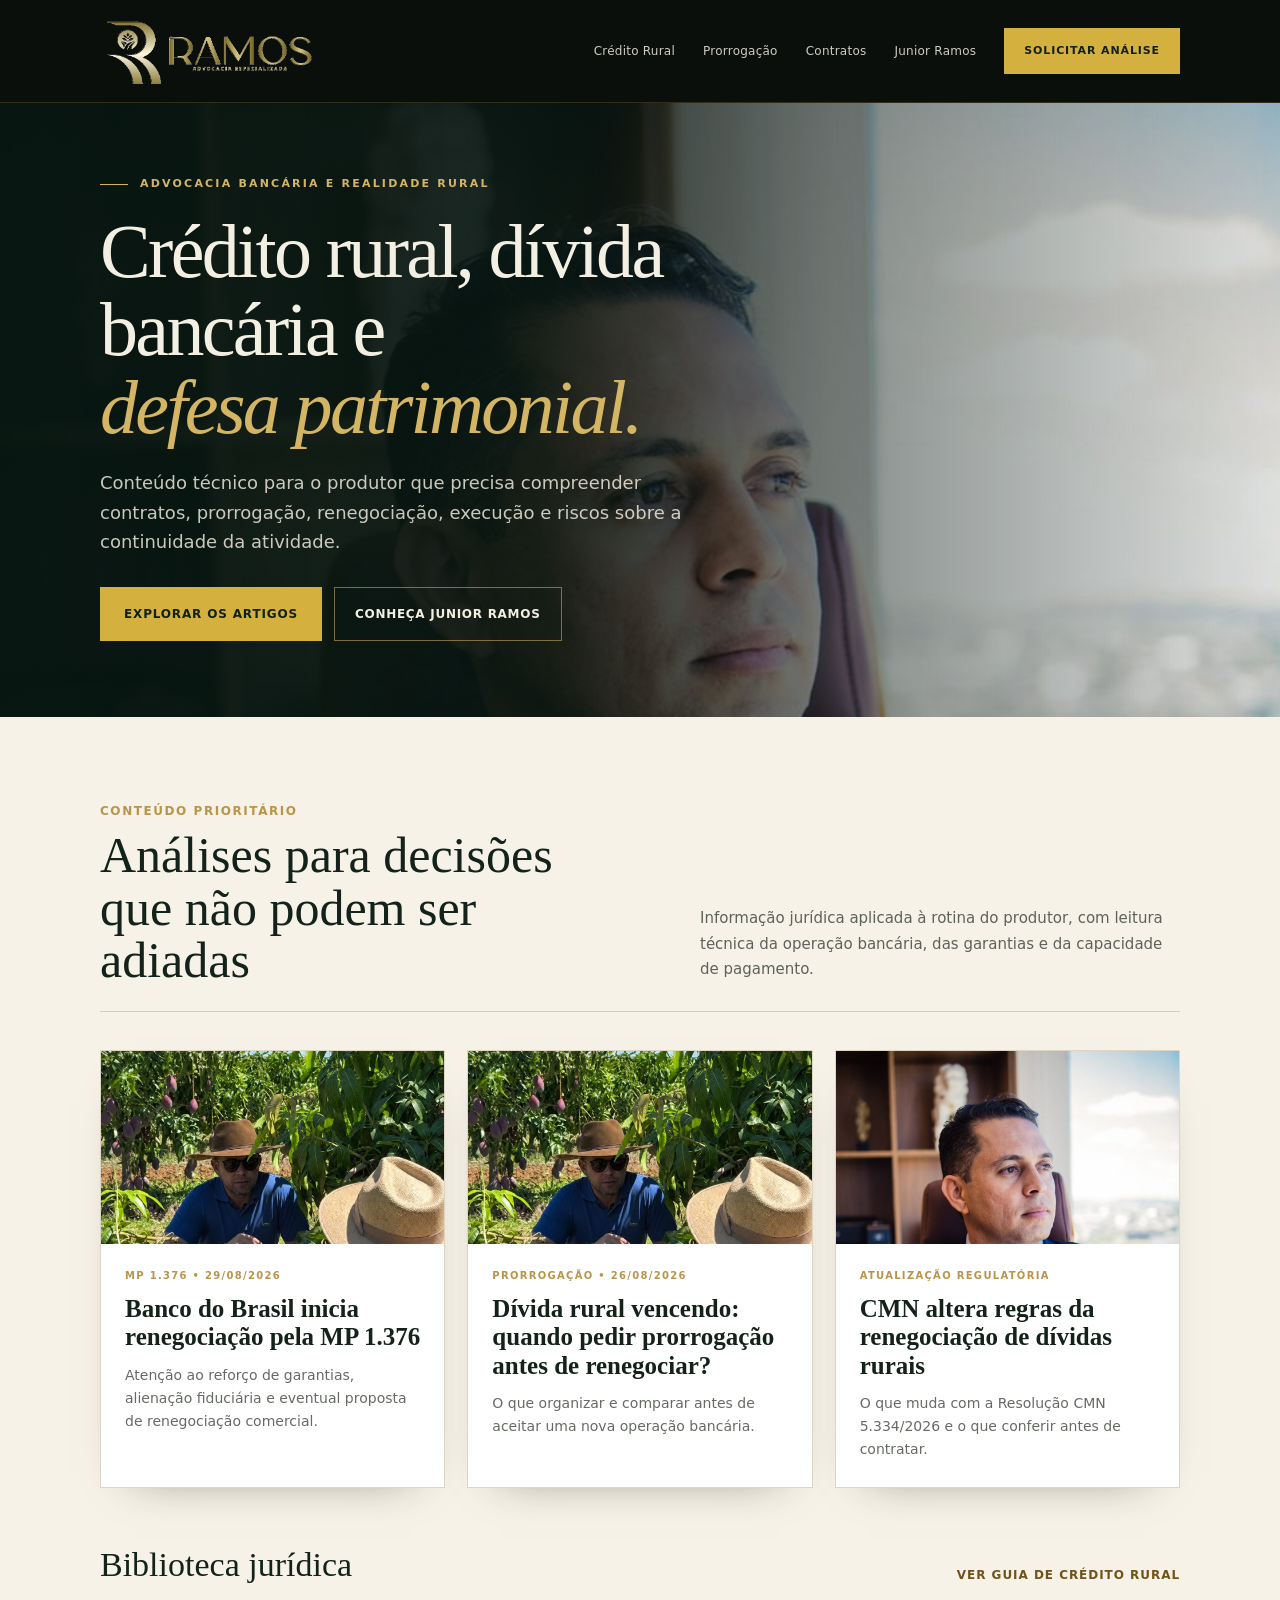
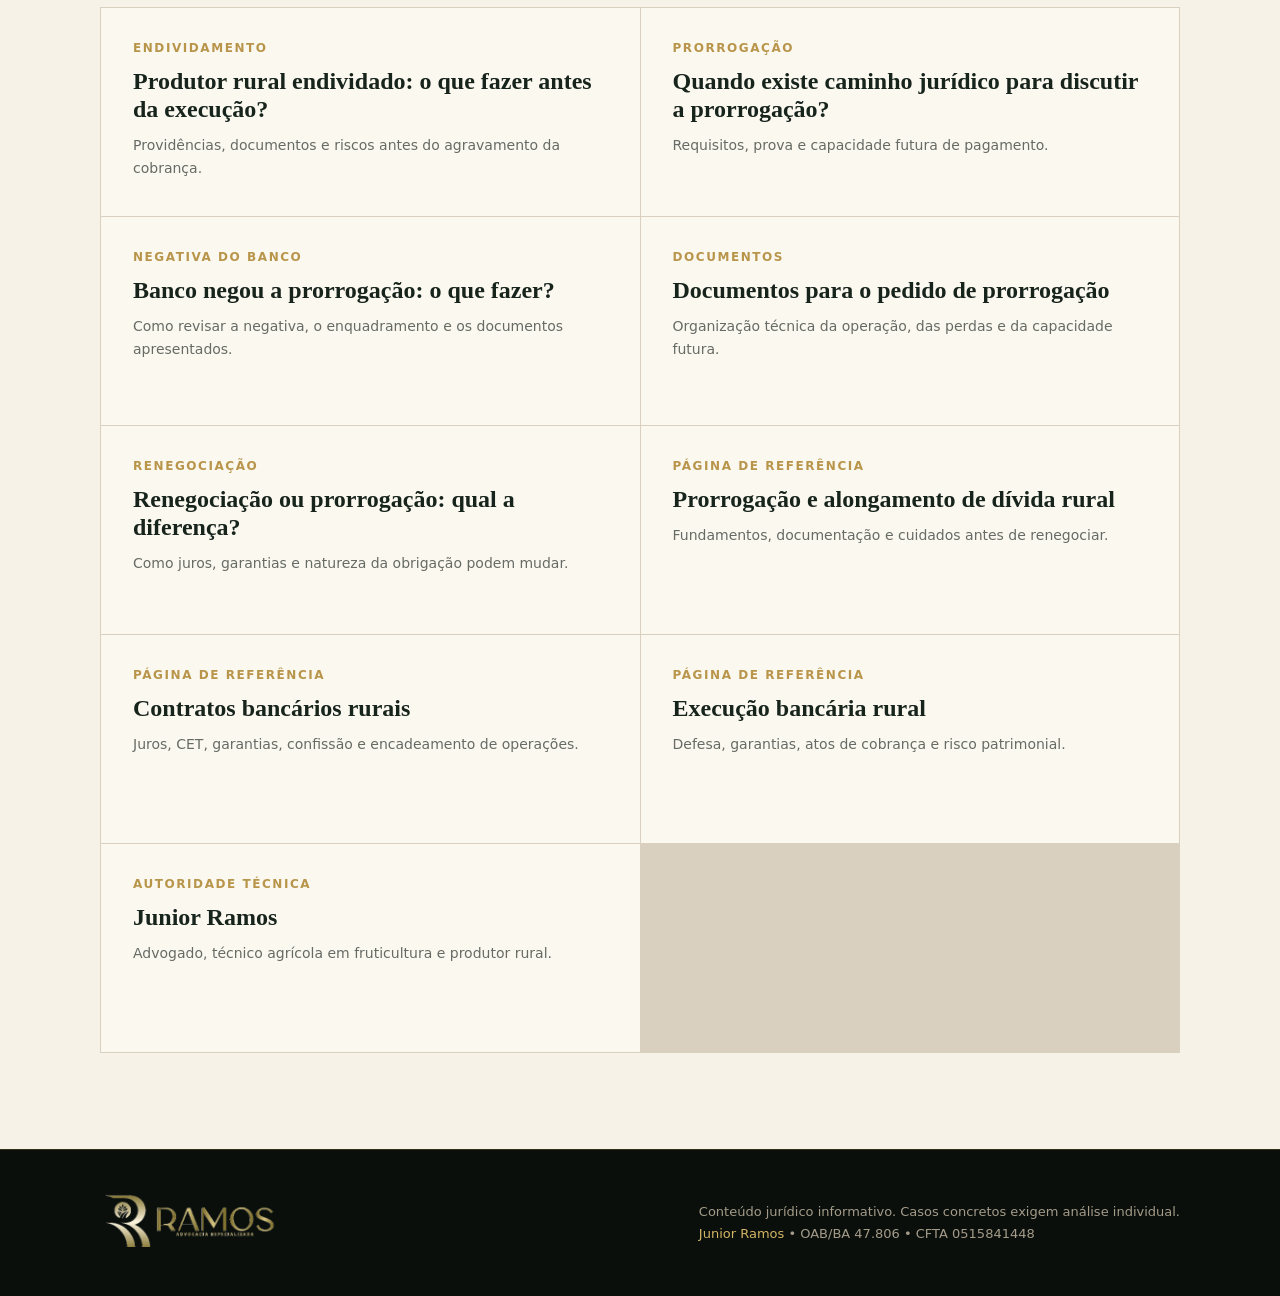
<file: artigos/index.html>
<!doctype html><html lang="pt-BR"><head><meta charset="utf-8"><meta name="viewport" content="width=device-width,initial-scale=1"><title>Artigos sobre Crédito Rural e Dívida Bancária | Ramos Advocacia</title><meta name="description" content="Artigos sobre crédito rural, prorrogação de dívida rural, contratos bancários, execução, garantias e defesa patrimonial do produtor rural."><meta name="robots" content="index,follow,max-image-preview:large,max-snippet:-1,max-video-preview:-1"><link rel="canonical" href="https://defesa.ramosadvespecializada.com/artigos/"><link rel="stylesheet" href="../editorial.css?v=20260826-3"><script type="application/ld+json">{"@context":"https://schema.org","@type":"CollectionPage","url":"https://defesa.ramosadvespecializada.com/artigos/","name":"Artigos sobre Crédito Rural e Dívida Bancária","about":[{"@type":"Thing","name":"Crédito rural"},{"@type":"Thing","name":"Prorrogação de dívida rural"},{"@type":"Thing","name":"Contratos bancários rurais"},{"@type":"Thing","name":"Execução bancária rural"}],"publisher":{"@type":"LegalService","@id":"https://defesa.ramosadvespecializada.com/#organization","name":"Ramos Advocacia Especializada","url":"https://defesa.ramosadvespecializada.com/","logo":{"@type":"ImageObject","url":"https://defesa.ramosadvespecializada.com/logo_ramos_advocacia.png"}},"inLanguage":"pt-BR"}</script><meta property="og:url" content="https://defesa.ramosadvespecializada.com/artigos/"><meta property="og:image" content="https://defesa.ramosadvespecializada.com/assets/discover/credito-rural.jpg"><meta property="og:image:width" content="1200"><meta property="og:image:height" content="675"><meta name="twitter:card" content="summary_large_image"><meta name="twitter:title" content="Artigos sobre Crédito Rural e Dívida Bancária | Ramos Advocacia"><meta name="twitter:description" content="Artigos sobre crédito rural, prorrogação de dívida rural, contratos bancários, execução, garantias e defesa patrimonial do produtor rural."><meta name="twitter:image" content="https://defesa.ramosadvespecializada.com/assets/discover/credito-rural.jpg"></head><body class="library-page"><header class="top"><div class="container nav"><a class="brand-logo" href="../" aria-label="Ramos Advocacia Especializada"><img src="../logo_ramos_advocacia.png" alt="Ramos Advocacia Especializada"></a><nav class="navlinks" aria-label="Navegação principal"><a href="../credito-rural/">Crédito Rural</a><a href="../prorrogacao-divida-rural/">Prorrogação</a><a href="../contratos-bancarios-rurais/">Contratos</a><a href="../junior-ramos/">Junior Ramos</a><a class="nav-cta" href="https://wa.me/5574988265071?text=Ol%C3%A1%2C%20gostaria%20de%20solicitar%20uma%20an%C3%A1lise." rel="noopener">Solicitar análise</a></nav></div></header><main><section class="library-hero"><div class="container"><div class="hero-copy"><span class="eyebrow">Advocacia bancária e realidade rural</span><h1>Crédito rural, dívida bancária e <em>defesa patrimonial.</em></h1><p class="lede">Conteúdo técnico para o produtor que precisa compreender contratos, prorrogação, renegociação, execução e riscos sobre a continuidade da atividade.</p><div class="hero-actions"><a class="hero-button" href="#artigos">Explorar os artigos</a><a class="hero-link" href="../junior-ramos/">Conheça Junior Ramos</a></div></div></div></section><section class="library-content" id="artigos"><div class="container"><div class="section-heading"><div><div class="kicker">Conteúdo prioritário</div><h2>Análises para decisões que não podem ser adiadas</h2></div><p>Informação jurídica aplicada à rotina do produtor, com leitura técnica da operação bancária, das garantias e da capacidade de pagamento.</p></div><div class="featured-grid"><article class="feature-card"><a class="feature-image" href="banco-brasil-mp-1376-renegociacao-garantias/"><img src="../assets/discover/credito-rural.jpg" alt="Crédito rural e renegociação de dívidas"></a><div class="feature-body"><div class="kicker">MP 1.376 • 29/08/2026</div><h3><a href="banco-brasil-mp-1376-renegociacao-garantias/">Banco do Brasil inicia renegociação pela MP 1.376</a></h3><p>Atenção ao reforço de garantias, alienação fiduciária e eventual proposta de renegociação comercial.</p></div></article><article class="feature-card"><a class="feature-image" href="divida-rural-vencendo-quando-pedir-prorrogacao/"><img src="../assets/discover/credito-rural.jpg" alt="Junior Ramos em atividade rural no campo"></a><div class="feature-body"><div class="kicker">Prorrogação • 26/08/2026</div><h3><a href="divida-rural-vencendo-quando-pedir-prorrogacao/">Dívida rural vencendo: quando pedir prorrogação antes de renegociar?</a></h3><p>O que organizar e comparar antes de aceitar uma nova operação bancária.</p></div></article><article class="feature-card"><a class="feature-image" href="cmn-5334-renegociacao-dividas-rurais/"><img src="../assets/discover/contratos-bancarios-rurais.jpg" alt="Junior Ramos em ambiente profissional"></a><div class="feature-body"><div class="kicker">Atualização regulatória</div><h3><a href="cmn-5334-renegociacao-dividas-rurais/">CMN altera regras da renegociação de dívidas rurais</a></h3><p>O que muda com a Resolução CMN 5.334/2026 e o que conferir antes de contratar.</p></div></article></div><div class="library-subhead"><h2>Biblioteca jurídica</h2><a href="../credito-rural/">Ver guia de crédito rural</a></div><div class="library-grid"><article class="library-card"><div class="kicker">Endividamento</div><h3><a href="produtor-rural-endividado/">Produtor rural endividado: o que fazer antes da execução?</a></h3><p>Providências, documentos e riscos antes do agravamento da cobrança.</p></article><article class="library-card"><div class="kicker">Prorrogação</div><h3><a href="quando-produtor-rural-tem-direito-prorrogacao-divida-rural/">Quando existe caminho jurídico para discutir a prorrogação?</a></h3><p>Requisitos, prova e capacidade futura de pagamento.</p></article><article class="library-card"><div class="kicker">Negativa do banco</div><h3><a href="banco-negou-prorrogacao-divida-rural/">Banco negou a prorrogação: o que fazer?</a></h3><p>Como revisar a negativa, o enquadramento e os documentos apresentados.</p></article><article class="library-card"><div class="kicker">Documentos</div><h3><a href="documentos-pedido-prorrogacao-divida-rural/">Documentos para o pedido de prorrogação</a></h3><p>Organização técnica da operação, das perdas e da capacidade futura.</p></article><article class="library-card"><div class="kicker">Renegociação</div><h3><a href="renegociacao-ou-prorrogacao-divida-rural/">Renegociação ou prorrogação: qual a diferença?</a></h3><p>Como juros, garantias e natureza da obrigação podem mudar.</p></article><article class="library-card"><div class="kicker">Página de referência</div><h3><a href="../prorrogacao-divida-rural/">Prorrogação e alongamento de dívida rural</a></h3><p>Fundamentos, documentação e cuidados antes de renegociar.</p></article><article class="library-card"><div class="kicker">Página de referência</div><h3><a href="../contratos-bancarios-rurais/">Contratos bancários rurais</a></h3><p>Juros, CET, garantias, confissão e encadeamento de operações.</p></article><article class="library-card"><div class="kicker">Página de referência</div><h3><a href="../execucao-bancaria-rural/">Execução bancária rural</a></h3><p>Defesa, garantias, atos de cobrança e risco patrimonial.</p></article><article class="library-card"><div class="kicker">Autoridade técnica</div><h3><a href="../junior-ramos/">Junior Ramos</a></h3><p>Advogado, técnico agrícola em fruticultura e produtor rural.</p></article></div></div></section></main><footer class="footer"><div class="container footer-inner"><a class="footer-brand" href="../"><img src="../logo_ramos_advocacia.png" alt="Ramos Advocacia Especializada"></a><div>Conteúdo jurídico informativo. Casos concretos exigem análise individual.<br><a href="../junior-ramos/">Junior Ramos</a> • OAB/BA 47.806 • CFTA 0515841448</div></div></footer></body></html>
</file>
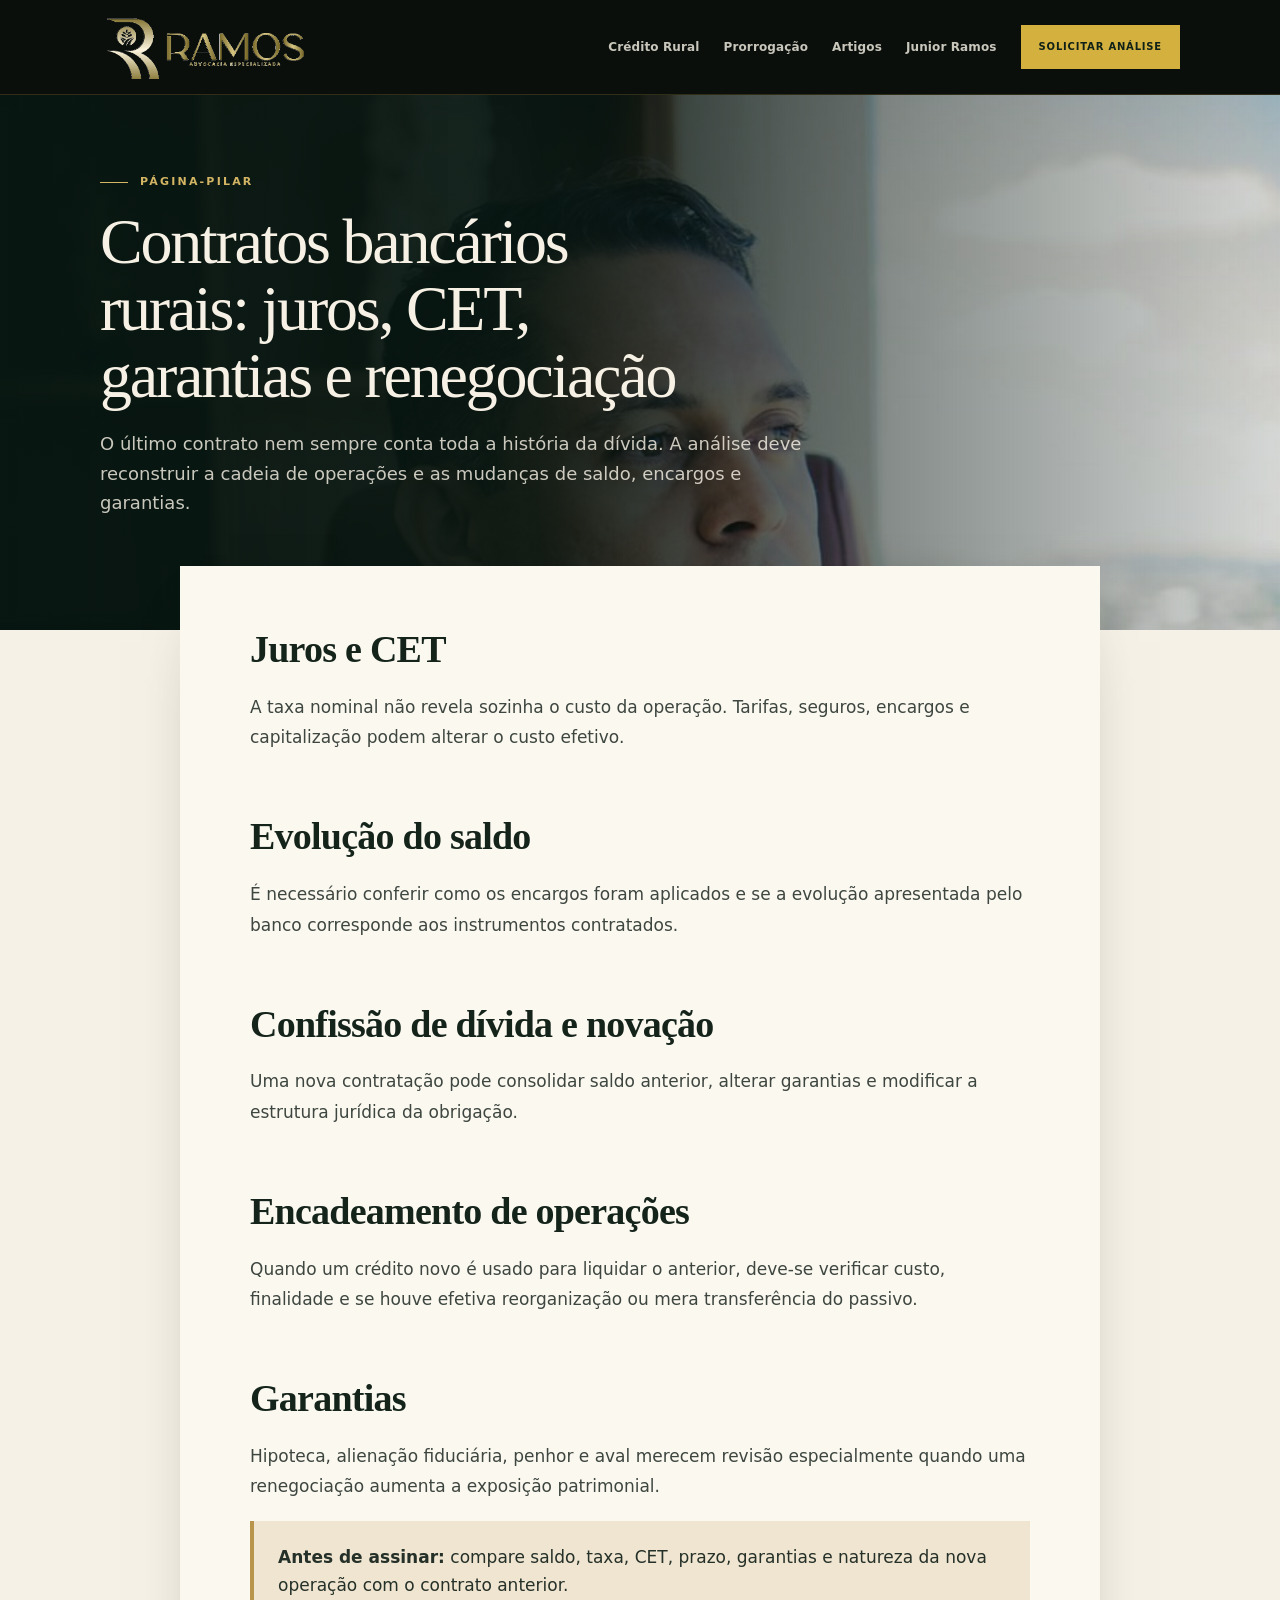
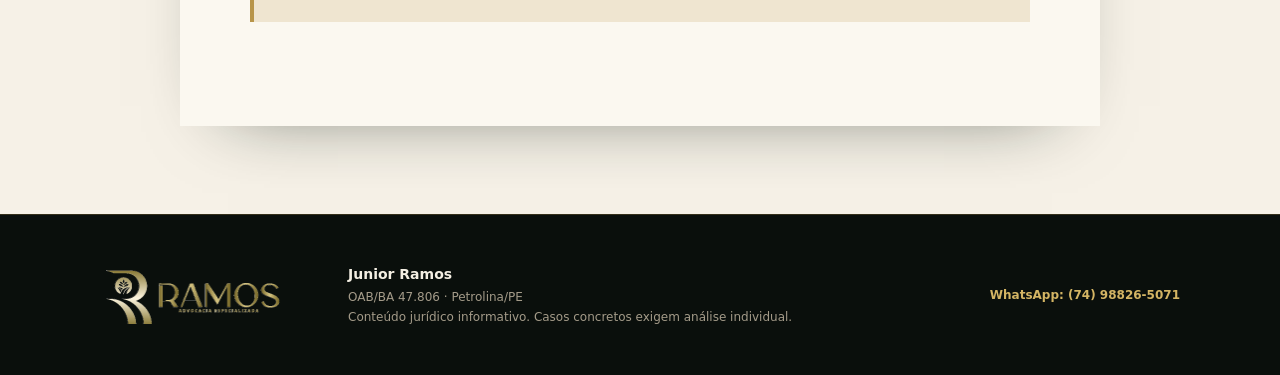
<file: contratos-bancarios-rurais/index.html>
<!doctype html><html lang="pt-BR"><head><meta charset="utf-8"><meta name="viewport" content="width=device-width,initial-scale=1"><title>Contratos bancários rurais: juros, CET, garantias e renegociação</title><meta name="description" content="Guia para análise de contratos bancários ligados ao agronegócio, com foco em juros, CET, capitalização, confissão de dívida, novação e garantias."><meta name="robots" content="index,follow,max-image-preview:large,max-snippet:-1,max-video-preview:-1"><link rel="canonical" href="https://defesa.ramosadvespecializada.com/contratos-bancarios-rurais/"><link rel="stylesheet" href="../editorial.css?v=20260826-4"><meta property="og:type" content="website"><meta property="og:locale" content="pt_BR"><meta property="og:title" content="Contratos bancários rurais: juros, CET, garantias e renegociação"><meta property="og:description" content="Guia para análise de contratos bancários ligados ao agronegócio, com foco em custo, garantias e renegociação."><meta property="og:url" content="https://defesa.ramosadvespecializada.com/contratos-bancarios-rurais/"><meta property="og:image" content="https://defesa.ramosadvespecializada.com/assets/discover/contratos-bancarios-rurais.jpg"><meta property="og:image:width" content="1200"><meta property="og:image:height" content="675"><meta name="twitter:card" content="summary_large_image"><meta name="twitter:image" content="https://defesa.ramosadvespecializada.com/assets/discover/contratos-bancarios-rurais.jpg"><script type="application/ld+json">{"@context":"https://schema.org","@type":"WebPage","url":"https://defesa.ramosadvespecializada.com/contratos-bancarios-rurais/","name":"Contratos bancários rurais: juros, CET, garantias e renegociação","description":"Guia para análise de contratos bancários ligados ao agronegócio, com foco em juros, CET, capitalização, confissão de dívida, novação e garantias.","primaryImageOfPage":{"@type":"ImageObject","url":"https://defesa.ramosadvespecializada.com/assets/discover/contratos-bancarios-rurais.jpg","width":1200,"height":675},"author":{"@type":"Person","@id":"https://defesa.ramosadvespecializada.com/junior-ramos/#person","name":"Junior Ramos","url":"https://defesa.ramosadvespecializada.com/junior-ramos/"},"publisher":{"@type":"LegalService","@id":"https://defesa.ramosadvespecializada.com/#organization","name":"Ramos Advocacia Especializada","url":"https://defesa.ramosadvespecializada.com/","logo":{"@type":"ImageObject","url":"https://defesa.ramosadvespecializada.com/logo_ramos_advocacia.png"}},"inLanguage":"pt-BR"}</script><meta name="twitter:title" content="Contratos bancários rurais: juros, CET, garantias e renegociação"><meta name="twitter:description" content="Guia para análise de contratos bancários ligados ao agronegócio, com foco em custo, garantias e renegociação."></head><body class="editorial-premium pillar-page"><header class="top"><div class="container nav"><a class="brand-logo" href="/" aria-label="Ramos Advocacia Especializada"><img src="/logo_ramos_advocacia.png" alt="Ramos Advocacia Especializada"></a><nav class="navlinks" aria-label="Navegação principal"><a href="/credito-rural/">Crédito Rural</a><a href="/prorrogacao-divida-rural/">Prorrogação</a><a href="/artigos/">Artigos</a><a href="/junior-ramos/">Junior Ramos</a><a class="nav-cta" href="https://wa.me/5574988265071?text=Ol%C3%A1%2C%20gostaria%20de%20solicitar%20uma%20an%C3%A1lise%20do%20meu%20caso." rel="noopener">Solicitar análise</a></nav></div></header><main><section class="hero editorial-hero" style="--hero-image:url('/assets/discover/contratos-bancarios-rurais.jpg')"><div class="container"><span class="eyebrow">Página-pilar</span><h1>Contratos bancários rurais: juros, CET, garantias e renegociação</h1><p class="lede">O último contrato nem sempre conta toda a história da dívida. A análise deve reconstruir a cadeia de operações e as mudanças de saldo, encargos e garantias.</p></div></section><section class="section paper"><div class="container article"><h2>Juros e CET</h2><p>A taxa nominal não revela sozinha o custo da operação. Tarifas, seguros, encargos e capitalização podem alterar o custo efetivo.</p><h2>Evolução do saldo</h2><p>É necessário conferir como os encargos foram aplicados e se a evolução apresentada pelo banco corresponde aos instrumentos contratados.</p><h2>Confissão de dívida e novação</h2><p>Uma nova contratação pode consolidar saldo anterior, alterar garantias e modificar a estrutura jurídica da obrigação.</p><h2>Encadeamento de operações</h2><p>Quando um crédito novo é usado para liquidar o anterior, deve-se verificar custo, finalidade e se houve efetiva reorganização ou mera transferência do passivo.</p><h2>Garantias</h2><p>Hipoteca, alienação fiduciária, penhor e aval merecem revisão especialmente quando uma renegociação aumenta a exposição patrimonial.</p><div class="callout"><strong>Antes de assinar:</strong> compare saldo, taxa, CET, prazo, garantias e natureza da nova operação com o contrato anterior.</div></div></section></main><footer class="footer"><div class="container footer-inner"><a class="footer-brand" href="/" aria-label="Ramos Advocacia Especializada"><img src="/logo_ramos_advocacia.png" alt="Ramos Advocacia Especializada"></a><div><strong>Junior Ramos</strong><br>OAB/BA 47.806 · Petrolina/PE<br><span>Conteúdo jurídico informativo. Casos concretos exigem análise individual.</span></div><a class="footer-contact" href="https://wa.me/5574988265071" rel="noopener">WhatsApp: (74) 98826-5071</a></div></footer></body></html>
</file>
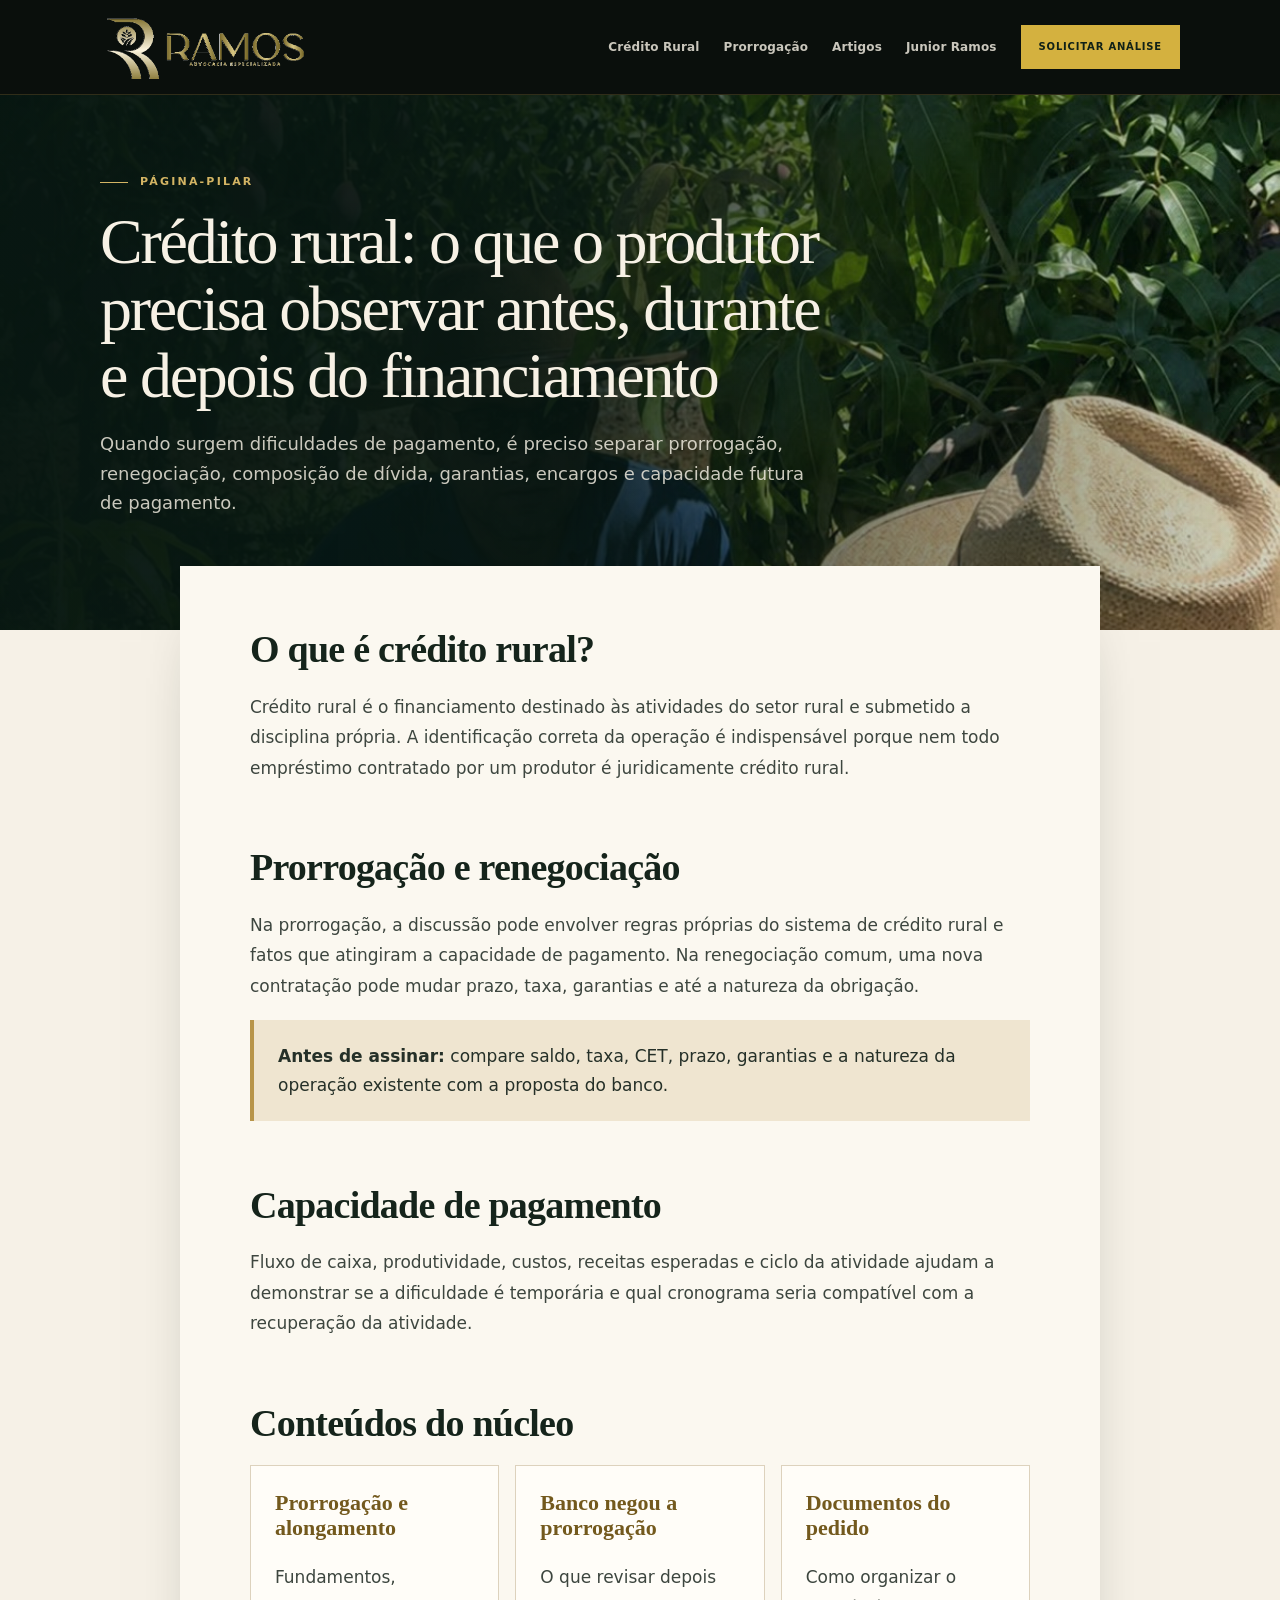
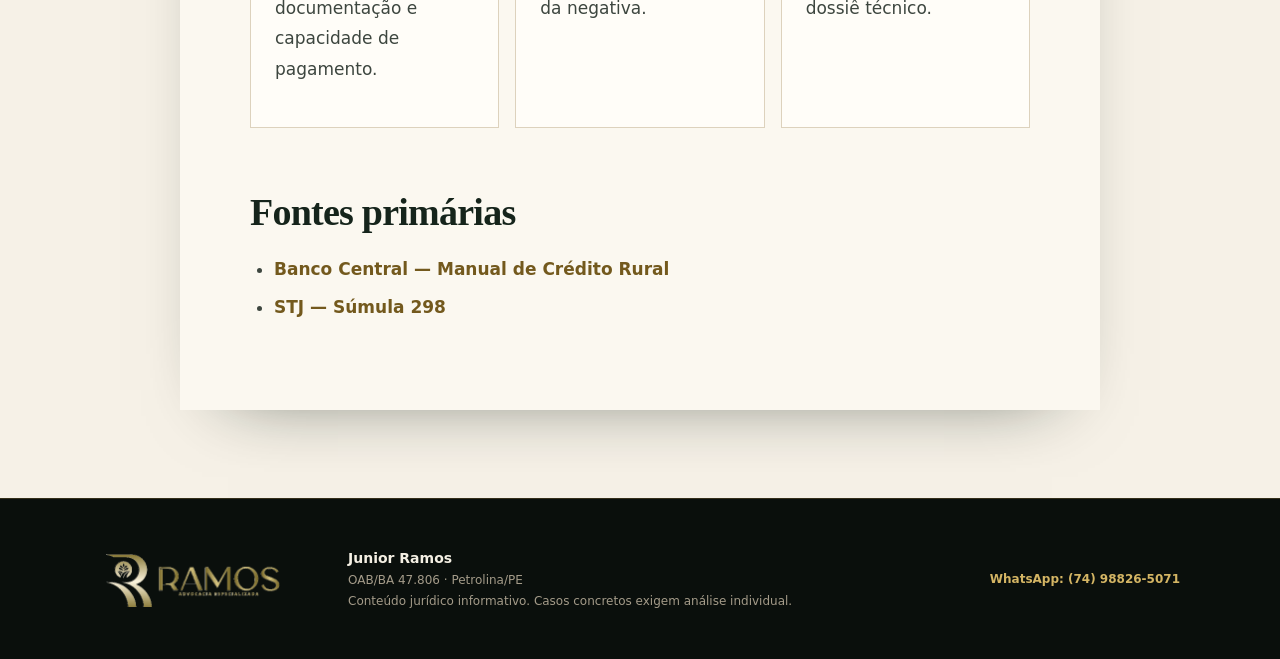
<file: credito-rural/index.html>
<!doctype html><html lang="pt-BR"><head><meta charset="utf-8"><meta name="viewport" content="width=device-width,initial-scale=1"><title>Crédito Rural: prorrogação, renegociação e defesa do produtor</title><meta name="description" content="Guia sobre crédito rural, prorrogação de dívida, renegociação, garantias, capacidade de pagamento e riscos contratuais para o produtor rural."><meta name="robots" content="index,follow,max-image-preview:large,max-snippet:-1,max-video-preview:-1"><link rel="canonical" href="https://defesa.ramosadvespecializada.com/credito-rural/"><meta property="og:type" content="website"><meta property="og:locale" content="pt_BR"><meta property="og:title" content="Crédito Rural: prorrogação, renegociação e defesa do produtor"><meta property="og:description" content="Guia sobre crédito rural, prorrogação, renegociação, garantias e capacidade de pagamento."><meta property="og:url" content="https://defesa.ramosadvespecializada.com/credito-rural/"><meta property="og:image" content="https://defesa.ramosadvespecializada.com/assets/discover/credito-rural.jpg"><meta property="og:image:width" content="1200"><meta property="og:image:height" content="675"><meta name="twitter:card" content="summary_large_image"><meta name="twitter:image" content="https://defesa.ramosadvespecializada.com/assets/discover/credito-rural.jpg"><link rel="stylesheet" href="../editorial.css?v=20260826-4"><script type="application/ld+json">{"@context":"https://schema.org","@type":"WebPage","url":"https://defesa.ramosadvespecializada.com/credito-rural/","name":"Crédito Rural: prorrogação, renegociação e defesa do produtor","primaryImageOfPage":{"@type":"ImageObject","url":"https://defesa.ramosadvespecializada.com/assets/discover/credito-rural.jpg","width":1200,"height":675},"author":{"@type":"Person","@id":"https://defesa.ramosadvespecializada.com/junior-ramos/#person","name":"Junior Ramos","url":"https://defesa.ramosadvespecializada.com/junior-ramos/"},"publisher":{"@type":"LegalService","@id":"https://defesa.ramosadvespecializada.com/#organization","name":"Ramos Advocacia Especializada","url":"https://defesa.ramosadvespecializada.com/","logo":{"@type":"ImageObject","url":"https://defesa.ramosadvespecializada.com/logo_ramos_advocacia.png"}},"inLanguage":"pt-BR"}</script><meta name="twitter:title" content="Crédito Rural: prorrogação, renegociação e defesa do produtor"><meta name="twitter:description" content="Guia sobre crédito rural, prorrogação, renegociação, garantias e capacidade de pagamento."></head><body class="editorial-premium pillar-page"><header class="top"><div class="container nav"><a class="brand-logo" href="/" aria-label="Ramos Advocacia Especializada"><img src="/logo_ramos_advocacia.png" alt="Ramos Advocacia Especializada"></a><nav class="navlinks" aria-label="Navegação principal"><a href="/credito-rural/">Crédito Rural</a><a href="/prorrogacao-divida-rural/">Prorrogação</a><a href="/artigos/">Artigos</a><a href="/junior-ramos/">Junior Ramos</a><a class="nav-cta" href="https://wa.me/5574988265071?text=Ol%C3%A1%2C%20gostaria%20de%20solicitar%20uma%20an%C3%A1lise%20do%20meu%20caso." rel="noopener">Solicitar análise</a></nav></div></header><main><section class="hero editorial-hero" style="--hero-image:url('/assets/discover/credito-rural.jpg')"><div class="container"><span class="eyebrow">Página-pilar</span><h1>Crédito rural: o que o produtor precisa observar antes, durante e depois do financiamento</h1><p class="lede">Quando surgem dificuldades de pagamento, é preciso separar prorrogação, renegociação, composição de dívida, garantias, encargos e capacidade futura de pagamento.</p></div></section><section class="section paper"><div class="container article"><h2>O que é crédito rural?</h2><p>Crédito rural é o financiamento destinado às atividades do setor rural e submetido a disciplina própria. A identificação correta da operação é indispensável porque nem todo empréstimo contratado por um produtor é juridicamente crédito rural.</p><h2>Prorrogação e renegociação</h2><p>Na prorrogação, a discussão pode envolver regras próprias do sistema de crédito rural e fatos que atingiram a capacidade de pagamento. Na renegociação comum, uma nova contratação pode mudar prazo, taxa, garantias e até a natureza da obrigação.</p><div class="callout"><strong>Antes de assinar:</strong> compare saldo, taxa, CET, prazo, garantias e a natureza da operação existente com a proposta do banco.</div><h2>Capacidade de pagamento</h2><p>Fluxo de caixa, produtividade, custos, receitas esperadas e ciclo da atividade ajudam a demonstrar se a dificuldade é temporária e qual cronograma seria compatível com a recuperação da atividade.</p><h2>Conteúdos do núcleo</h2><div class="grid"><div class="card"><h3><a href="../prorrogacao-divida-rural/">Prorrogação e alongamento</a></h3><p>Fundamentos, documentação e capacidade de pagamento.</p></div><div class="card"><h3><a href="../artigos/banco-negou-prorrogacao-divida-rural/">Banco negou a prorrogação</a></h3><p>O que revisar depois da negativa.</p></div><div class="card"><h3><a href="../artigos/documentos-pedido-prorrogacao-divida-rural/">Documentos do pedido</a></h3><p>Como organizar o dossiê técnico.</p></div></div><h2>Fontes primárias</h2><ul><li><a href="https://www3.bcb.gov.br/mcr/completo" rel="noopener">Banco Central — Manual de Crédito Rural</a></li><li><a href="https://arquivocidadao.stj.jus.br/index.php/sumula-298-2" rel="noopener">STJ — Súmula 298</a></li></ul></div></section></main><footer class="footer"><div class="container footer-inner"><a class="footer-brand" href="/" aria-label="Ramos Advocacia Especializada"><img src="/logo_ramos_advocacia.png" alt="Ramos Advocacia Especializada"></a><div><strong>Junior Ramos</strong><br>OAB/BA 47.806 · Petrolina/PE<br><span>Conteúdo jurídico informativo. Casos concretos exigem análise individual.</span></div><a class="footer-contact" href="https://wa.me/5574988265071" rel="noopener">WhatsApp: (74) 98826-5071</a></div></footer></body></html>
</file>
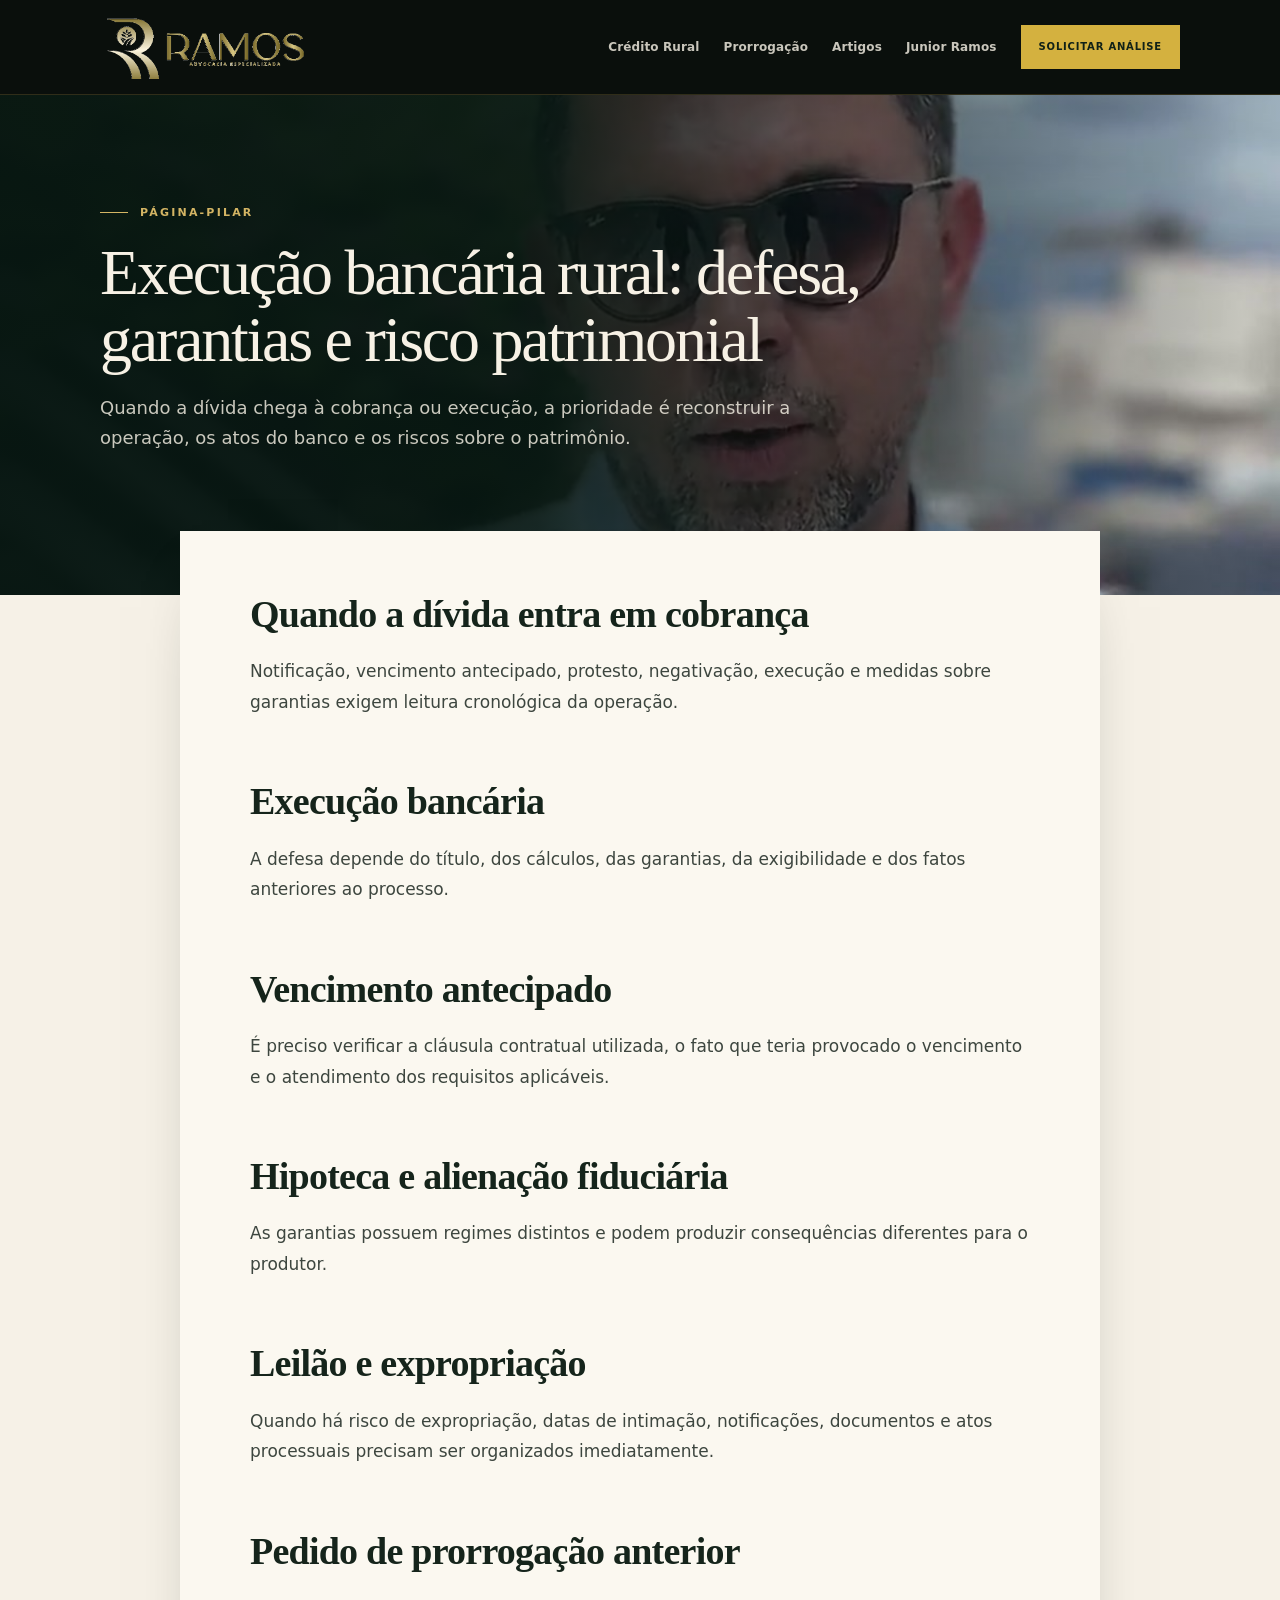
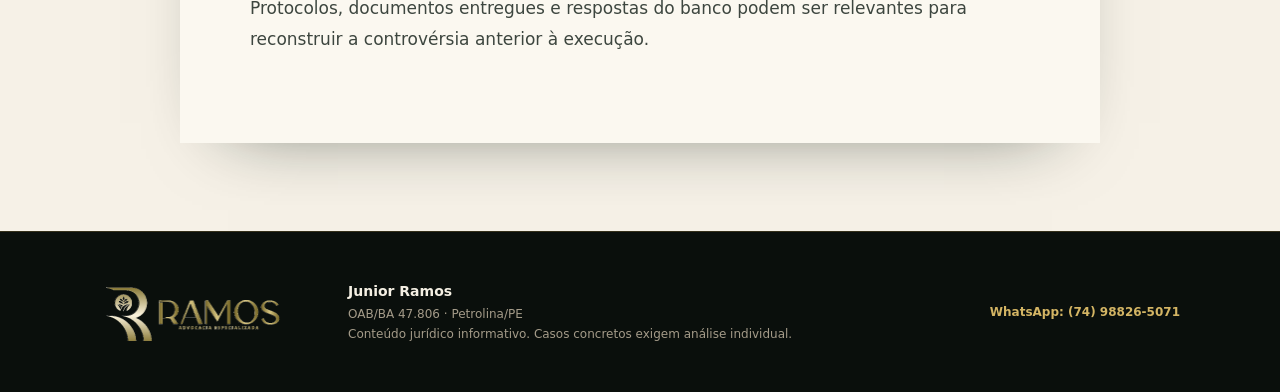
<file: execucao-bancaria-rural/index.html>
<!doctype html><html lang="pt-BR"><head><meta charset="utf-8"><meta name="viewport" content="width=device-width,initial-scale=1"><title>Execução bancária rural: defesa, garantias e risco patrimonial</title><meta name="description" content="Guia sobre execução bancária rural, vencimento antecipado, hipoteca, alienação fiduciária, leilão e organização documental para defesa."><meta name="robots" content="index,follow,max-image-preview:large,max-snippet:-1,max-video-preview:-1"><link rel="canonical" href="https://defesa.ramosadvespecializada.com/execucao-bancaria-rural/"><link rel="stylesheet" href="../editorial.css?v=20260826-4"><meta property="og:type" content="website"><meta property="og:locale" content="pt_BR"><meta property="og:title" content="Execução bancária rural: defesa, garantias e risco patrimonial"><meta property="og:description" content="Guia sobre execução bancária rural, garantias, vencimento antecipado, leilão e organização documental."><meta property="og:url" content="https://defesa.ramosadvespecializada.com/execucao-bancaria-rural/"><meta property="og:image" content="https://defesa.ramosadvespecializada.com/assets/discover/execucao-bancaria-rural.jpg"><meta property="og:image:width" content="1200"><meta property="og:image:height" content="675"><meta name="twitter:card" content="summary_large_image"><meta name="twitter:image" content="https://defesa.ramosadvespecializada.com/assets/discover/execucao-bancaria-rural.jpg"><script type="application/ld+json">{"@context":"https://schema.org","@type":"WebPage","url":"https://defesa.ramosadvespecializada.com/execucao-bancaria-rural/","name":"Execução bancária rural: defesa, garantias e risco patrimonial","description":"Guia sobre execução bancária rural, vencimento antecipado, hipoteca, alienação fiduciária, leilão e organização documental para defesa.","primaryImageOfPage":{"@type":"ImageObject","url":"https://defesa.ramosadvespecializada.com/assets/discover/execucao-bancaria-rural.jpg","width":1200,"height":675},"author":{"@type":"Person","@id":"https://defesa.ramosadvespecializada.com/junior-ramos/#person","name":"Junior Ramos","url":"https://defesa.ramosadvespecializada.com/junior-ramos/"},"publisher":{"@type":"LegalService","@id":"https://defesa.ramosadvespecializada.com/#organization","name":"Ramos Advocacia Especializada","url":"https://defesa.ramosadvespecializada.com/","logo":{"@type":"ImageObject","url":"https://defesa.ramosadvespecializada.com/logo_ramos_advocacia.png"}},"inLanguage":"pt-BR"}</script><meta name="twitter:title" content="Execução bancária rural: defesa, garantias e risco patrimonial"><meta name="twitter:description" content="Guia sobre execução bancária rural, garantias, vencimento antecipado, leilão e organização documental."></head><body class="editorial-premium pillar-page"><header class="top"><div class="container nav"><a class="brand-logo" href="/" aria-label="Ramos Advocacia Especializada"><img src="/logo_ramos_advocacia.png" alt="Ramos Advocacia Especializada"></a><nav class="navlinks" aria-label="Navegação principal"><a href="/credito-rural/">Crédito Rural</a><a href="/prorrogacao-divida-rural/">Prorrogação</a><a href="/artigos/">Artigos</a><a href="/junior-ramos/">Junior Ramos</a><a class="nav-cta" href="https://wa.me/5574988265071?text=Ol%C3%A1%2C%20gostaria%20de%20solicitar%20uma%20an%C3%A1lise%20do%20meu%20caso." rel="noopener">Solicitar análise</a></nav></div></header><main><section class="hero editorial-hero" style="--hero-image:url('/assets/discover/execucao-bancaria-rural.jpg')"><div class="container"><span class="eyebrow">Página-pilar</span><h1>Execução bancária rural: defesa, garantias e risco patrimonial</h1><p class="lede">Quando a dívida chega à cobrança ou execução, a prioridade é reconstruir a operação, os atos do banco e os riscos sobre o patrimônio.</p></div></section><section class="section paper"><div class="container article"><h2>Quando a dívida entra em cobrança</h2><p>Notificação, vencimento antecipado, protesto, negativação, execução e medidas sobre garantias exigem leitura cronológica da operação.</p><h2>Execução bancária</h2><p>A defesa depende do título, dos cálculos, das garantias, da exigibilidade e dos fatos anteriores ao processo.</p><h2>Vencimento antecipado</h2><p>É preciso verificar a cláusula contratual utilizada, o fato que teria provocado o vencimento e o atendimento dos requisitos aplicáveis.</p><h2>Hipoteca e alienação fiduciária</h2><p>As garantias possuem regimes distintos e podem produzir consequências diferentes para o produtor.</p><h2>Leilão e expropriação</h2><p>Quando há risco de expropriação, datas de intimação, notificações, documentos e atos processuais precisam ser organizados imediatamente.</p><h2>Pedido de prorrogação anterior</h2><p>Protocolos, documentos entregues e respostas do banco podem ser relevantes para reconstruir a controvérsia anterior à execução.</p></div></section></main><footer class="footer"><div class="container footer-inner"><a class="footer-brand" href="/" aria-label="Ramos Advocacia Especializada"><img src="/logo_ramos_advocacia.png" alt="Ramos Advocacia Especializada"></a><div><strong>Junior Ramos</strong><br>OAB/BA 47.806 · Petrolina/PE<br><span>Conteúdo jurídico informativo. Casos concretos exigem análise individual.</span></div><a class="footer-contact" href="https://wa.me/5574988265071" rel="noopener">WhatsApp: (74) 98826-5071</a></div></footer></body></html>
</file>
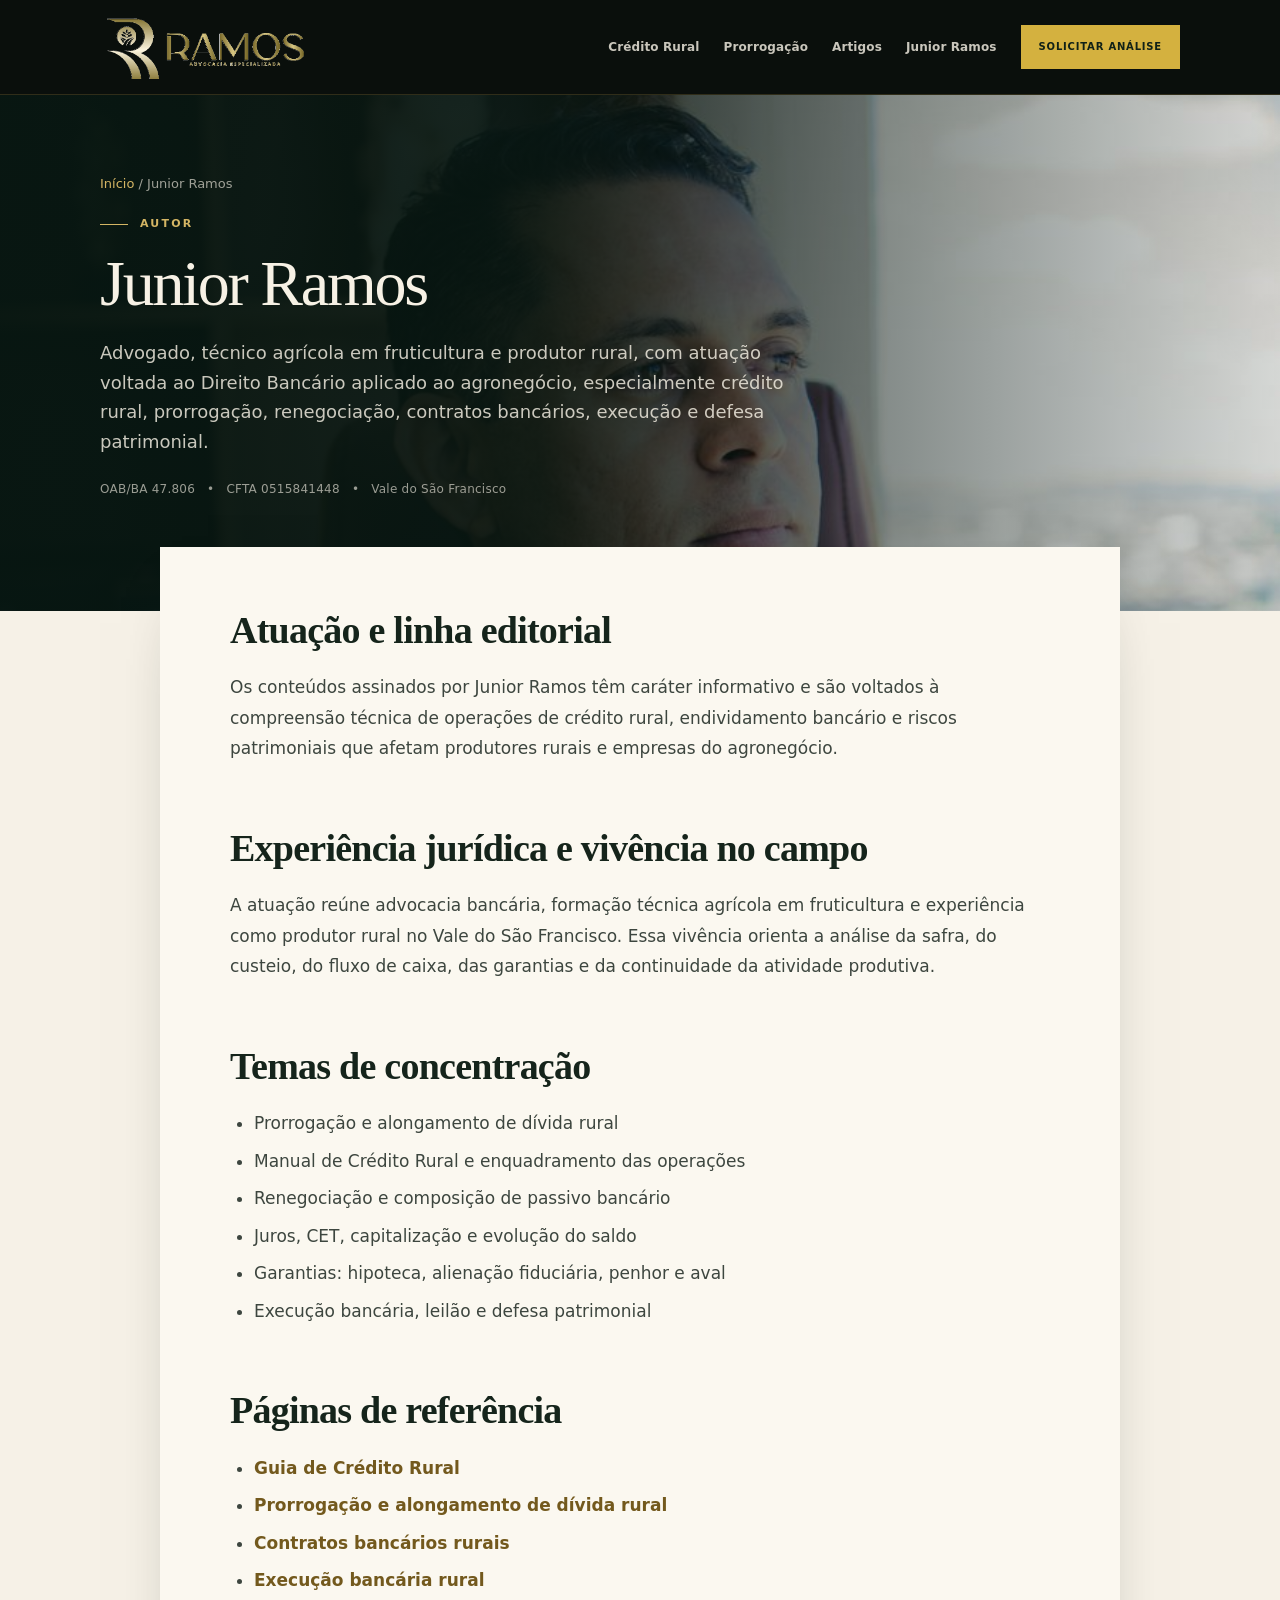
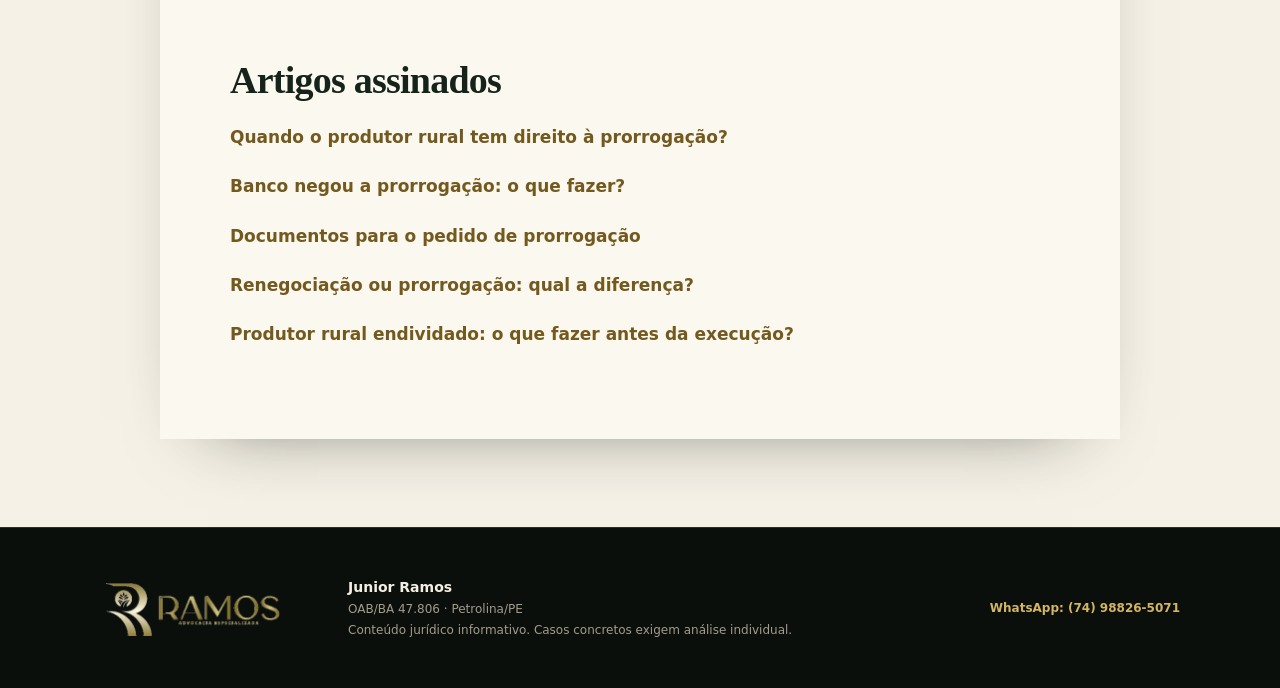
<file: junior-ramos/index.html>
<!doctype html><html lang="pt-BR"><head><meta charset="utf-8"><meta name="viewport" content="width=device-width,initial-scale=1"><title>Junior Ramos | Direito Bancário Rural e Crédito Rural</title><meta name="description" content="Página de autoria de Junior Ramos. Conteúdo jurídico sobre crédito rural, prorrogação de dívida rural, contratos bancários, execução e defesa patrimonial do produtor rural."><meta name="robots" content="index,follow,max-image-preview:large,max-snippet:-1,max-video-preview:-1"><link rel="canonical" href="https://defesa.ramosadvespecializada.com/junior-ramos/"><link rel="stylesheet" href="../editorial.css?v=20260826-4"><meta property="og:type" content="profile"><meta property="og:locale" content="pt_BR"><meta property="og:title" content="Junior Ramos | Direito Bancário Rural e Crédito Rural"><meta property="og:description" content="Conteúdo jurídico sobre crédito rural, prorrogação de dívida rural, contratos bancários, execução e defesa patrimonial do produtor rural."><meta property="og:url" content="https://defesa.ramosadvespecializada.com/junior-ramos/"><meta property="og:image" content="https://defesa.ramosadvespecializada.com/assets/discover/contratos-bancarios-rurais.jpg"><script type="application/ld+json">{"@context":"https://schema.org","@graph":[{"@type":"Person","@id":"https://defesa.ramosadvespecializada.com/junior-ramos/#person","name":"Junior Ramos","url":"https://defesa.ramosadvespecializada.com/junior-ramos/","image":"https://defesa.ramosadvespecializada.com/junior-ramos-hero.jpg","jobTitle":"Advogado e técnico agrícola em fruticultura","description":"Advogado, técnico agrícola em fruticultura e produtor rural, com atuação voltada ao Direito Bancário aplicado ao agronegócio, crédito rural, prorrogação de dívida rural, contratos bancários, execução e defesa patrimonial.","worksFor":{"@id":"https://defesa.ramosadvespecializada.com/#organization"},"knowsAbout":["Direito bancário","Crédito rural","Prorrogação de dívida rural","Renegociação de dívida rural","Contratos bancários rurais","Execução bancária","Garantias bancárias","Defesa patrimonial do produtor rural"],"areaServed":{"@type":"AdministrativeArea","name":"Brasil"},"sameAs":["https://www.instagram.com/junioramos.agro.adv/","https://www.instagram.com/ramosadvespecializada/"]},{"@type":"ProfilePage","url":"https://defesa.ramosadvespecializada.com/junior-ramos/","mainEntity":{"@id":"https://defesa.ramosadvespecializada.com/junior-ramos/#person"},"inLanguage":"pt-BR"},{"@type":"LegalService","@id":"https://defesa.ramosadvespecializada.com/#organization","name":"Ramos Advocacia Especializada","url":"https://defesa.ramosadvespecializada.com/","logo":{"@type":"ImageObject","url":"https://defesa.ramosadvespecializada.com/logo_ramos_advocacia.png"}}]}</script><meta property="og:image:width" content="1200"><meta property="og:image:height" content="675"><meta name="twitter:card" content="summary_large_image"><meta name="twitter:title" content="Junior Ramos | Direito Bancário Rural e Crédito Rural"><meta name="twitter:description" content="Conteúdo jurídico sobre crédito rural, prorrogação de dívida rural, contratos bancários, execução e defesa patrimonial do produtor rural."><meta name="twitter:image" content="https://defesa.ramosadvespecializada.com/assets/discover/contratos-bancarios-rurais.jpg"></head><body class="editorial-premium profile-page"><header class="top"><div class="container nav"><a class="brand-logo" href="/" aria-label="Ramos Advocacia Especializada"><img src="/logo_ramos_advocacia.png" alt="Ramos Advocacia Especializada"></a><nav class="navlinks" aria-label="Navegação principal"><a href="/credito-rural/">Crédito Rural</a><a href="/prorrogacao-divida-rural/">Prorrogação</a><a href="/artigos/">Artigos</a><a href="/junior-ramos/">Junior Ramos</a><a class="nav-cta" href="https://wa.me/5574988265071?text=Ol%C3%A1%2C%20gostaria%20de%20solicitar%20uma%20an%C3%A1lise%20do%20meu%20caso." rel="noopener">Solicitar análise</a></nav></div></header><main><section class="hero editorial-hero" style="--hero-image:url('/junior-ramos-hero.jpg')"><div class="container"><div class="breadcrumb"><a href="../">Início</a> / Junior Ramos</div><span class="eyebrow">Autor</span><h1>Junior Ramos</h1><p class="lede">Advogado, técnico agrícola em fruticultura e produtor rural, com atuação voltada ao Direito Bancário aplicado ao agronegócio, especialmente crédito rural, prorrogação, renegociação, contratos bancários, execução e defesa patrimonial.</p><div class="meta"><span>OAB/BA 47.806</span><span>•</span><span>CFTA 0515841448</span><span>•</span><span>Vale do São Francisco</span></div></div></section><section class="section paper"><div class="container article"><h2>Atuação e linha editorial</h2><p>Os conteúdos assinados por Junior Ramos têm caráter informativo e são voltados à compreensão técnica de operações de crédito rural, endividamento bancário e riscos patrimoniais que afetam produtores rurais e empresas do agronegócio.</p><h2>Experiência jurídica e vivência no campo</h2><p>A atuação reúne advocacia bancária, formação técnica agrícola em fruticultura e experiência como produtor rural no Vale do São Francisco. Essa vivência orienta a análise da safra, do custeio, do fluxo de caixa, das garantias e da continuidade da atividade produtiva.</p><h2>Temas de concentração</h2><ul><li>Prorrogação e alongamento de dívida rural</li><li>Manual de Crédito Rural e enquadramento das operações</li><li>Renegociação e composição de passivo bancário</li><li>Juros, CET, capitalização e evolução do saldo</li><li>Garantias: hipoteca, alienação fiduciária, penhor e aval</li><li>Execução bancária, leilão e defesa patrimonial</li></ul><h2>Páginas de referência</h2><ul><li><a href="../credito-rural/">Guia de Crédito Rural</a></li><li><a href="../prorrogacao-divida-rural/">Prorrogação e alongamento de dívida rural</a></li><li><a href="../contratos-bancarios-rurais/">Contratos bancários rurais</a></li><li><a href="../execucao-bancaria-rural/">Execução bancária rural</a></li></ul><h2>Artigos assinados</h2><p><a href="../artigos/quando-produtor-rural-tem-direito-prorrogacao-divida-rural/">Quando o produtor rural tem direito à prorrogação?</a></p><p><a href="../artigos/banco-negou-prorrogacao-divida-rural/">Banco negou a prorrogação: o que fazer?</a></p><p><a href="../artigos/documentos-pedido-prorrogacao-divida-rural/">Documentos para o pedido de prorrogação</a></p><p><a href="../artigos/renegociacao-ou-prorrogacao-divida-rural/">Renegociação ou prorrogação: qual a diferença?</a></p><p><a href="../artigos/produtor-rural-endividado/">Produtor rural endividado: o que fazer antes da execução?</a></p></div></section></main><footer class="footer"><div class="container footer-inner"><a class="footer-brand" href="/" aria-label="Ramos Advocacia Especializada"><img src="/logo_ramos_advocacia.png" alt="Ramos Advocacia Especializada"></a><div><strong>Junior Ramos</strong><br>OAB/BA 47.806 · Petrolina/PE<br><span>Conteúdo jurídico informativo. Casos concretos exigem análise individual.</span></div><a class="footer-contact" href="https://wa.me/5574988265071" rel="noopener">WhatsApp: (74) 98826-5071</a></div></footer></body></html>
</file>
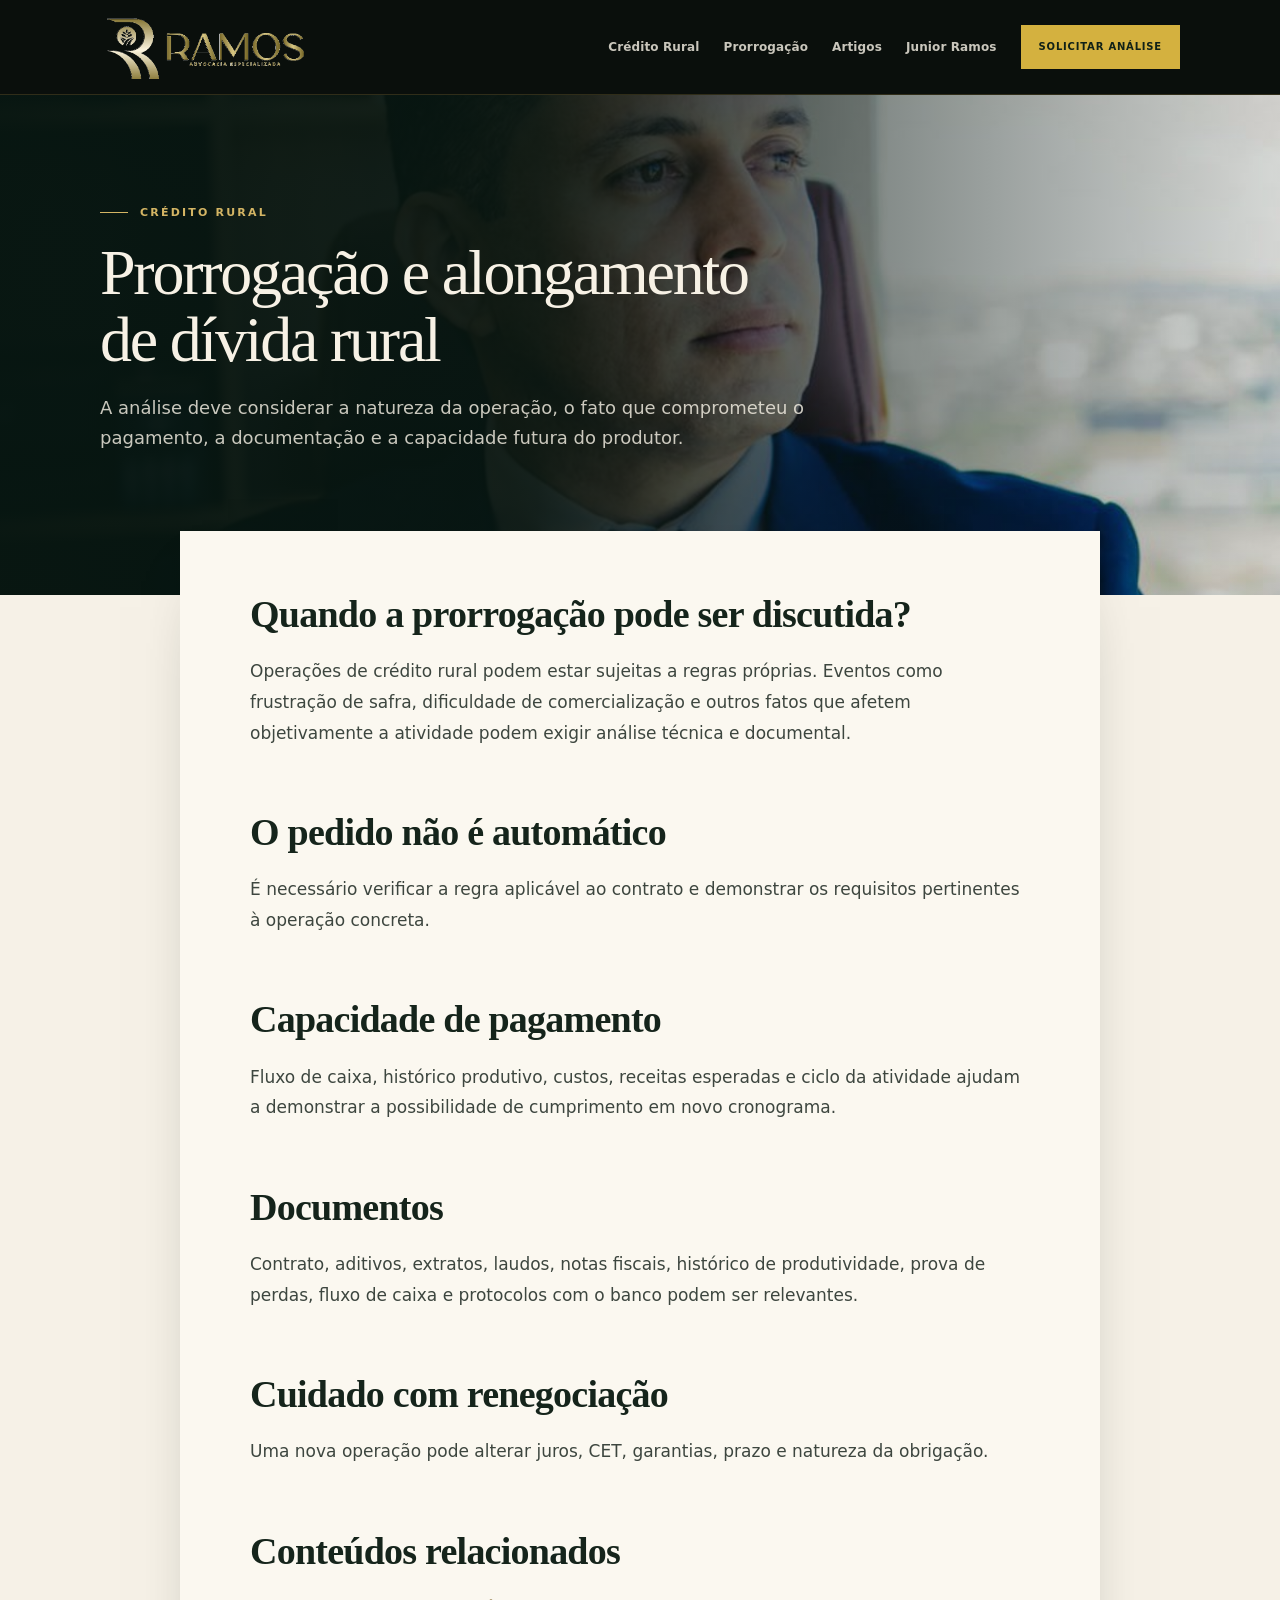
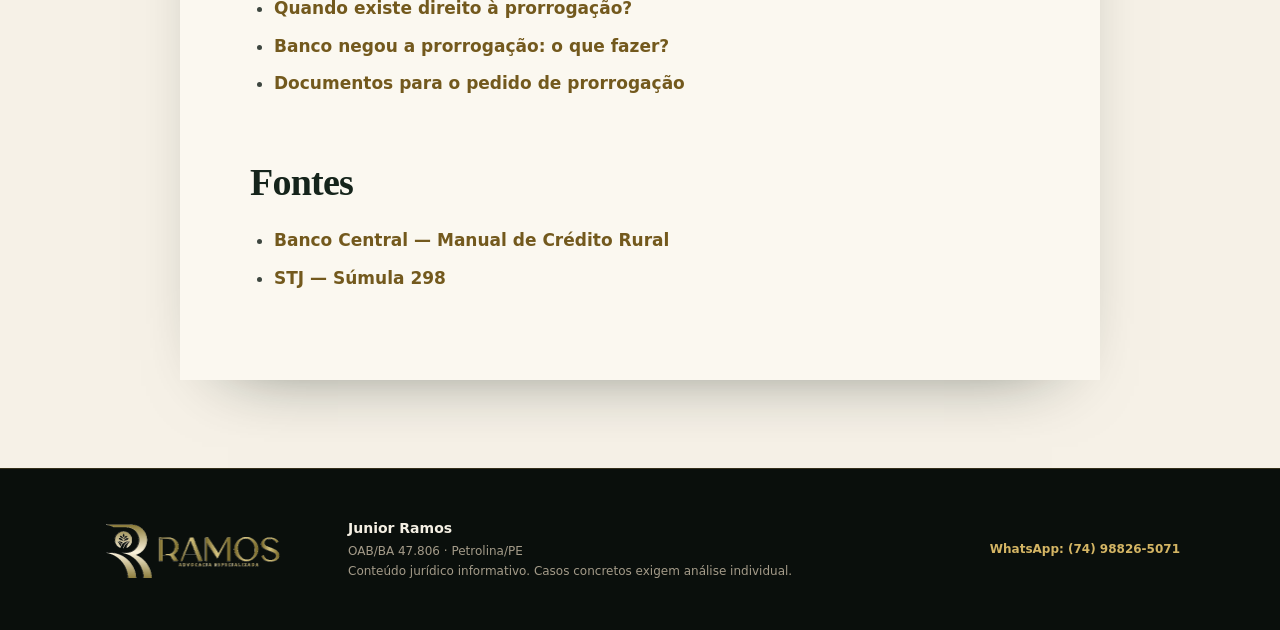
<file: prorrogacao-divida-rural/index.html>
<!doctype html><html lang="pt-BR"><head><meta charset="utf-8"><meta name="viewport" content="width=device-width,initial-scale=1"><title>Prorrogação e alongamento de dívida rural | Ramos Advocacia</title><meta name="description" content="Entenda fundamentos, documentação, capacidade de pagamento e cuidados antes de renegociar uma dívida rural."><meta name="robots" content="index,follow,max-image-preview:large,max-snippet:-1,max-video-preview:-1"><link rel="canonical" href="https://defesa.ramosadvespecializada.com/prorrogacao-divida-rural/"><link rel="stylesheet" href="../editorial.css?v=20260826-4"><meta property="og:type" content="website"><meta property="og:locale" content="pt_BR"><meta property="og:title" content="Prorrogação e alongamento de dívida rural"><meta property="og:description" content="Fundamentos, documentação, capacidade de pagamento e cuidados antes de renegociar uma dívida rural."><meta property="og:url" content="https://defesa.ramosadvespecializada.com/prorrogacao-divida-rural/"><meta property="og:image" content="https://defesa.ramosadvespecializada.com/assets/discover/documentos-prorrogacao.jpg"><meta property="og:image:width" content="1200"><meta property="og:image:height" content="675"><meta name="twitter:card" content="summary_large_image"><meta name="twitter:image" content="https://defesa.ramosadvespecializada.com/assets/discover/documentos-prorrogacao.jpg"><script type="application/ld+json">{"@context":"https://schema.org","@type":"WebPage","url":"https://defesa.ramosadvespecializada.com/prorrogacao-divida-rural/","name":"Prorrogação e alongamento de dívida rural","description":"Entenda fundamentos, documentação, capacidade de pagamento e cuidados antes de renegociar uma dívida rural.","primaryImageOfPage":{"@type":"ImageObject","url":"https://defesa.ramosadvespecializada.com/assets/discover/documentos-prorrogacao.jpg","width":1200,"height":675},"author":{"@type":"Person","@id":"https://defesa.ramosadvespecializada.com/junior-ramos/#person","name":"Junior Ramos","url":"https://defesa.ramosadvespecializada.com/junior-ramos/"},"publisher":{"@type":"LegalService","@id":"https://defesa.ramosadvespecializada.com/#organization","name":"Ramos Advocacia Especializada","url":"https://defesa.ramosadvespecializada.com/","logo":{"@type":"ImageObject","url":"https://defesa.ramosadvespecializada.com/logo_ramos_advocacia.png"}},"inLanguage":"pt-BR"}</script><meta name="twitter:title" content="Prorrogação e alongamento de dívida rural"><meta name="twitter:description" content="Fundamentos, documentação, capacidade de pagamento e cuidados antes de renegociar uma dívida rural."></head><body class="editorial-premium pillar-page"><header class="top"><div class="container nav"><a class="brand-logo" href="/" aria-label="Ramos Advocacia Especializada"><img src="/logo_ramos_advocacia.png" alt="Ramos Advocacia Especializada"></a><nav class="navlinks" aria-label="Navegação principal"><a href="/credito-rural/">Crédito Rural</a><a href="/prorrogacao-divida-rural/">Prorrogação</a><a href="/artigos/">Artigos</a><a href="/junior-ramos/">Junior Ramos</a><a class="nav-cta" href="https://wa.me/5574988265071?text=Ol%C3%A1%2C%20gostaria%20de%20solicitar%20uma%20an%C3%A1lise%20do%20meu%20caso." rel="noopener">Solicitar análise</a></nav></div></header><main><section class="hero editorial-hero" style="--hero-image:url('/assets/discover/documentos-prorrogacao.jpg')"><div class="container"><span class="eyebrow">Crédito rural</span><h1>Prorrogação e alongamento de dívida rural</h1><p class="lede">A análise deve considerar a natureza da operação, o fato que comprometeu o pagamento, a documentação e a capacidade futura do produtor.</p></div></section><section class="section paper"><div class="container article"><h2>Quando a prorrogação pode ser discutida?</h2><p>Operações de crédito rural podem estar sujeitas a regras próprias. Eventos como frustração de safra, dificuldade de comercialização e outros fatos que afetem objetivamente a atividade podem exigir análise técnica e documental.</p><h2>O pedido não é automático</h2><p>É necessário verificar a regra aplicável ao contrato e demonstrar os requisitos pertinentes à operação concreta.</p><h2>Capacidade de pagamento</h2><p>Fluxo de caixa, histórico produtivo, custos, receitas esperadas e ciclo da atividade ajudam a demonstrar a possibilidade de cumprimento em novo cronograma.</p><h2>Documentos</h2><p>Contrato, aditivos, extratos, laudos, notas fiscais, histórico de produtividade, prova de perdas, fluxo de caixa e protocolos com o banco podem ser relevantes.</p><h2>Cuidado com renegociação</h2><p>Uma nova operação pode alterar juros, CET, garantias, prazo e natureza da obrigação.</p><h2>Conteúdos relacionados</h2><ul><li><a href="../artigos/quando-produtor-rural-tem-direito-prorrogacao-divida-rural/">Quando existe direito à prorrogação?</a></li><li><a href="../artigos/banco-negou-prorrogacao-divida-rural/">Banco negou a prorrogação: o que fazer?</a></li><li><a href="../artigos/documentos-pedido-prorrogacao-divida-rural/">Documentos para o pedido de prorrogação</a></li></ul><h2>Fontes</h2><ul><li><a href="https://www3.bcb.gov.br/mcr/completo" rel="noopener">Banco Central — Manual de Crédito Rural</a></li><li><a href="https://arquivocidadao.stj.jus.br/index.php/sumula-298-2" rel="noopener">STJ — Súmula 298</a></li></ul></div></section></main><footer class="footer"><div class="container footer-inner"><a class="footer-brand" href="/" aria-label="Ramos Advocacia Especializada"><img src="/logo_ramos_advocacia.png" alt="Ramos Advocacia Especializada"></a><div><strong>Junior Ramos</strong><br>OAB/BA 47.806 · Petrolina/PE<br><span>Conteúdo jurídico informativo. Casos concretos exigem análise individual.</span></div><a class="footer-contact" href="https://wa.me/5574988265071" rel="noopener">WhatsApp: (74) 98826-5071</a></div></footer></body></html>
</file>
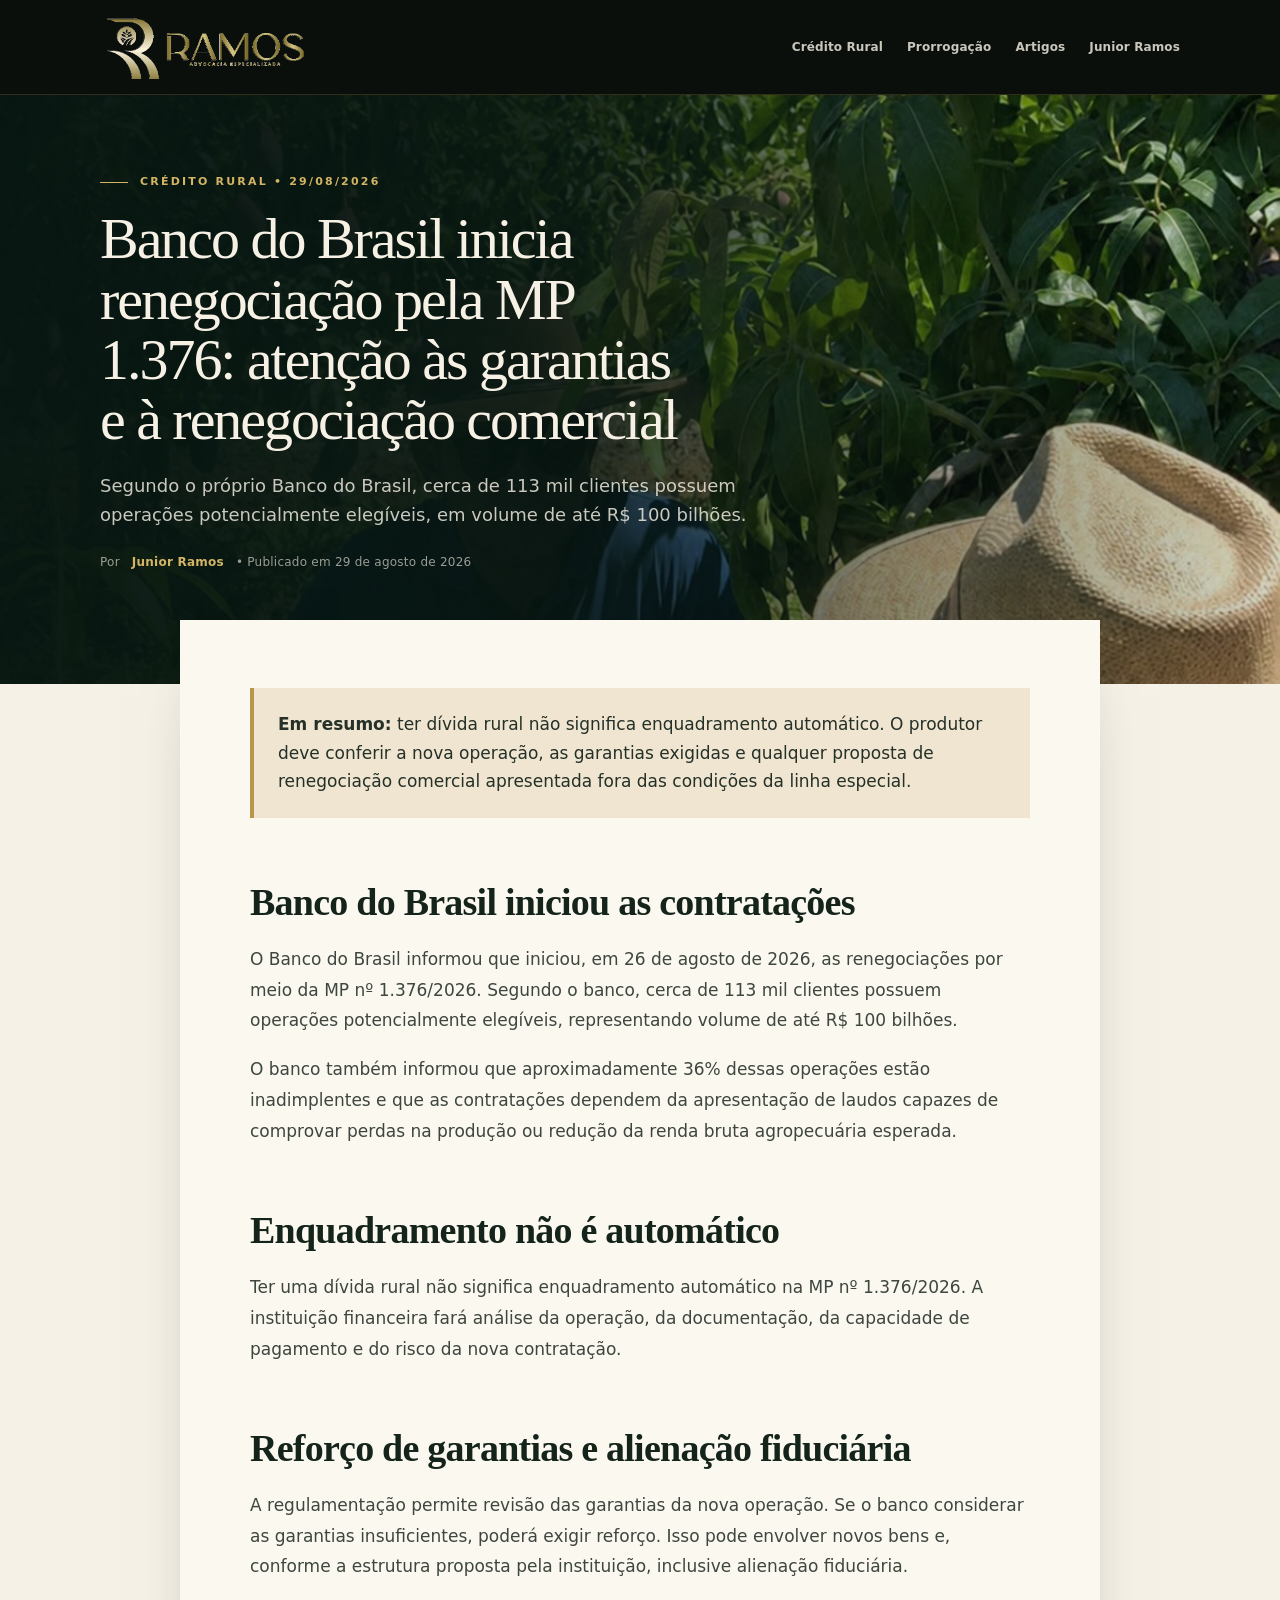
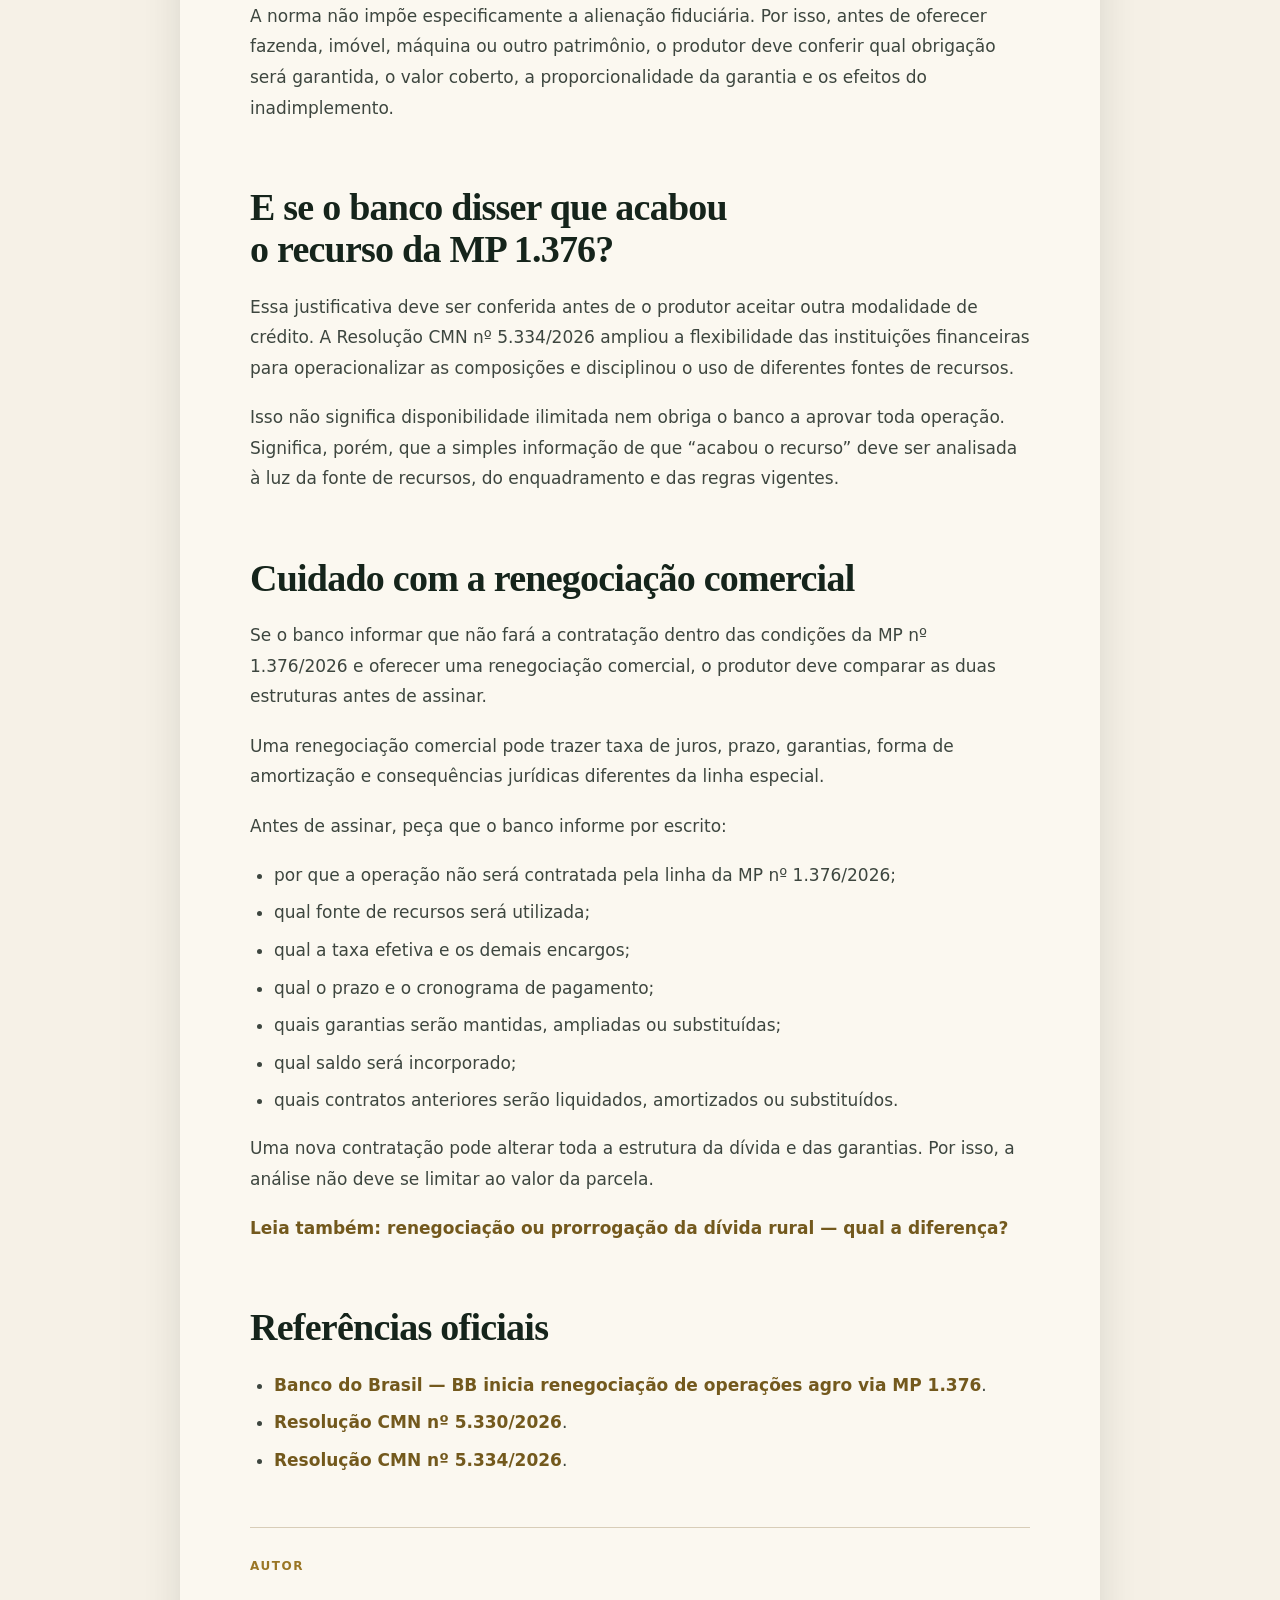
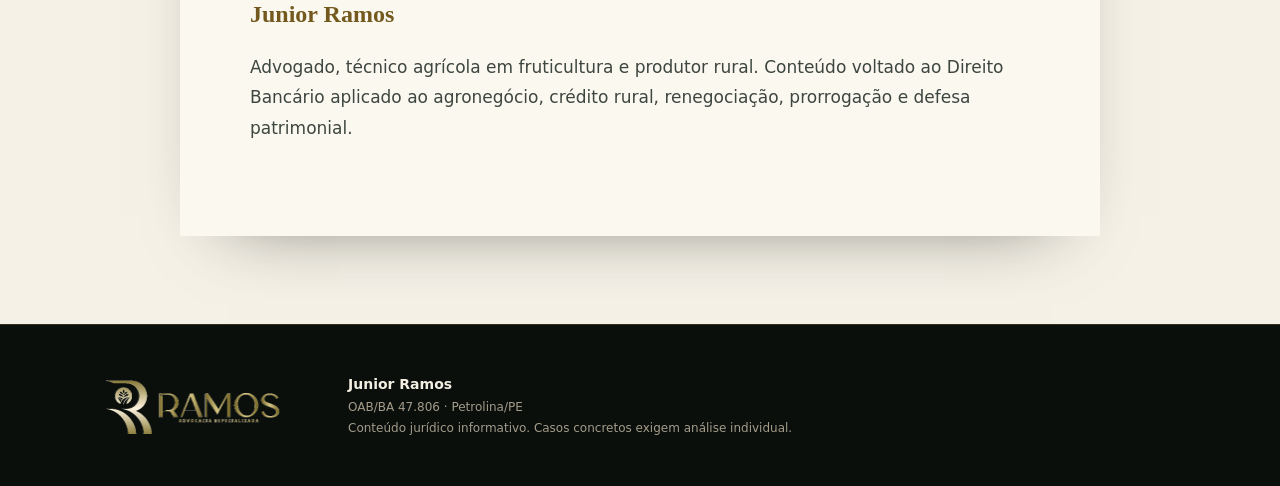
<file: artigos/banco-brasil-mp-1376-renegociacao-garantias/index.html>
<!doctype html><html lang="pt-BR"><head><meta charset="utf-8"><meta name="viewport" content="width=device-width,initial-scale=1"><title>Banco do Brasil inicia renegociação pela MP 1.376: atenção às garantias e à renegociação comercial</title><meta name="description" content="Banco do Brasil inicia contratações da MP 1.376/2026. Veja cuidados com enquadramento, reforço de garantias, alienação fiduciária e eventual oferta de renegociação comercial."><meta name="robots" content="index,follow,max-image-preview:large,max-snippet:-1,max-video-preview:-1"><link rel="canonical" href="https://defesa.ramosadvespecializada.com/artigos/banco-brasil-mp-1376-renegociacao-garantias/"><link rel="stylesheet" href="../../editorial.css?v=20260826-4"><meta property="og:type" content="article"><meta property="og:locale" content="pt_BR"><meta property="og:title" content="Banco do Brasil inicia renegociação pela MP 1.376"><meta property="og:description" content="Cerca de 113 mil clientes têm operações potencialmente elegíveis. Produtor deve conferir enquadramento, juros, garantias e eventual proposta comercial antes de assinar."><meta property="og:url" content="https://defesa.ramosadvespecializada.com/artigos/banco-brasil-mp-1376-renegociacao-garantias/"><meta property="og:image" content="https://defesa.ramosadvespecializada.com/assets/discover/credito-rural.jpg"><meta property="og:image:width" content="1200"><meta property="og:image:height" content="675"><meta name="twitter:card" content="summary_large_image"><meta name="twitter:image" content="https://defesa.ramosadvespecializada.com/assets/discover/credito-rural.jpg"><script type="application/ld+json">{"@context":"https://schema.org","@type":"NewsArticle","headline":"Banco do Brasil inicia renegociação pela MP 1.376: atenção às garantias e à renegociação comercial","description":"Banco do Brasil inicia contratações da MP 1.376/2026. Veja cuidados com enquadramento, reforço de garantias, alienação fiduciária e eventual oferta de renegociação comercial.","mainEntityOfPage":{"@type":"WebPage","@id":"https://defesa.ramosadvespecializada.com/artigos/banco-brasil-mp-1376-renegociacao-garantias/"},"datePublished":"2026-08-29T12:25:00-03:00","dateModified":"2026-08-29T12:25:00-03:00","image":["https://defesa.ramosadvespecializada.com/assets/discover/credito-rural.jpg"],"author":{"@type":"Person","@id":"https://defesa.ramosadvespecializada.com/junior-ramos/#person","name":"Junior Ramos","url":"https://defesa.ramosadvespecializada.com/junior-ramos/"},"publisher":{"@type":"LegalService","@id":"https://defesa.ramosadvespecializada.com/#organization","name":"Ramos Advocacia Especializada","url":"https://defesa.ramosadvespecializada.com/","logo":{"@type":"ImageObject","url":"https://defesa.ramosadvespecializada.com/logo_ramos_advocacia.png"}},"inLanguage":"pt-BR"}</script></head><body class="editorial-premium article-page"><header class="top"><div class="container nav"><a class="brand-logo" href="/"><img src="/logo_ramos_advocacia.png" alt="Ramos Advocacia Especializada"></a><nav class="navlinks"><a href="/credito-rural/">Crédito Rural</a><a href="/prorrogacao-divida-rural/">Prorrogação</a><a href="/artigos/">Artigos</a><a href="/junior-ramos/">Junior Ramos</a></nav></div></header><main><section class="hero editorial-hero" style="--hero-image:url('/assets/discover/credito-rural.jpg')"><div class="container"><span class="eyebrow">Crédito rural • 29/08/2026</span><h1>Banco do Brasil inicia renegociação pela MP 1.376: atenção às garantias e à renegociação comercial</h1><p class="lede">Segundo o próprio Banco do Brasil, cerca de 113 mil clientes possuem operações potencialmente elegíveis, em volume de até R$ 100 bilhões.</p><div class="meta">Por <a href="../../junior-ramos/">Junior Ramos</a> • Publicado em 29 de agosto de 2026</div></div></section><section class="section paper"><div class="container article"><div class="callout"><strong>Em resumo:</strong> ter dívida rural não significa enquadramento automático. O produtor deve conferir a nova operação, as garantias exigidas e qualquer proposta de renegociação comercial apresentada fora das condições da linha especial.</div><h2>Banco do Brasil iniciou as contratações</h2><p>O Banco do Brasil informou que iniciou, em 26 de agosto de 2026, as renegociações por meio da MP nº 1.376/2026. Segundo o banco, cerca de 113 mil clientes possuem operações potencialmente elegíveis, representando volume de até R$ 100 bilhões.</p><p>O banco também informou que aproximadamente 36% dessas operações estão inadimplentes e que as contratações dependem da apresentação de laudos capazes de comprovar perdas na produção ou redução da renda bruta agropecuária esperada.</p><h2>Enquadramento não é automático</h2><p>Ter uma dívida rural não significa enquadramento automático na MP nº 1.376/2026. A instituição financeira fará análise da operação, da documentação, da capacidade de pagamento e do risco da nova contratação.</p><h2>Reforço de garantias e alienação fiduciária</h2><p>A regulamentação permite revisão das garantias da nova operação. Se o banco considerar as garantias insuficientes, poderá exigir reforço. Isso pode envolver novos bens e, conforme a estrutura proposta pela instituição, inclusive alienação fiduciária.</p><p>A norma não impõe especificamente a alienação fiduciária. Por isso, antes de oferecer fazenda, imóvel, máquina ou outro patrimônio, o produtor deve conferir qual obrigação será garantida, o valor coberto, a proporcionalidade da garantia e os efeitos do inadimplemento.</p><h2>E se o banco disser que acabou o recurso da MP 1.376?</h2><p>Essa justificativa deve ser conferida antes de o produtor aceitar outra modalidade de crédito. A Resolução CMN nº 5.334/2026 ampliou a flexibilidade das instituições financeiras para operacionalizar as composições e disciplinou o uso de diferentes fontes de recursos.</p><p>Isso não significa disponibilidade ilimitada nem obriga o banco a aprovar toda operação. Significa, porém, que a simples informação de que “acabou o recurso” deve ser analisada à luz da fonte de recursos, do enquadramento e das regras vigentes.</p><h2>Cuidado com a renegociação comercial</h2><p>Se o banco informar que não fará a contratação dentro das condições da MP nº 1.376/2026 e oferecer uma renegociação comercial, o produtor deve comparar as duas estruturas antes de assinar.</p><p>Uma renegociação comercial pode trazer taxa de juros, prazo, garantias, forma de amortização e consequências jurídicas diferentes da linha especial.</p><p>Antes de assinar, peça que o banco informe por escrito:</p><ul><li>por que a operação não será contratada pela linha da MP nº 1.376/2026;</li><li>qual fonte de recursos será utilizada;</li><li>qual a taxa efetiva e os demais encargos;</li><li>qual o prazo e o cronograma de pagamento;</li><li>quais garantias serão mantidas, ampliadas ou substituídas;</li><li>qual saldo será incorporado;</li><li>quais contratos anteriores serão liquidados, amortizados ou substituídos.</li></ul><p>Uma nova contratação pode alterar toda a estrutura da dívida e das garantias. Por isso, a análise não deve se limitar ao valor da parcela.</p><p><a href="../renegociacao-ou-prorrogacao-divida-rural/">Leia também: renegociação ou prorrogação da dívida rural — qual a diferença?</a></p><h2>Referências oficiais</h2><ul><li><a href="https://imprensa.bb.com.br/bb-inicia-renegociacao-de-operacoes-agro-via-mp-1-376/" rel="noopener">Banco do Brasil — BB inicia renegociação de operações agro via MP 1.376</a>.</li><li><a href="https://www.bcb.gov.br/estabilidadefinanceira/exibenormativo?numero=5330&amp;tipo=Resolu%C3%A7%C3%A3o+CMN" rel="noopener">Resolução CMN nº 5.330/2026</a>.</li><li><a href="https://www.bcb.gov.br/estabilidadefinanceira/exibenormativo?numero=5334&amp;tipo=Resolu%C3%A7%C3%A3o+CMN" rel="noopener">Resolução CMN nº 5.334/2026</a>.</li></ul><div class="authorbox"><div class="kicker">Autor</div><h3><a href="../../junior-ramos/">Junior Ramos</a></h3><p>Advogado, técnico agrícola em fruticultura e produtor rural. Conteúdo voltado ao Direito Bancário aplicado ao agronegócio, crédito rural, renegociação, prorrogação e defesa patrimonial.</p></div></div></section></main><footer class="footer"><div class="container footer-inner"><a class="footer-brand" href="/"><img src="/logo_ramos_advocacia.png" alt="Ramos Advocacia Especializada"></a><div><strong>Junior Ramos</strong><br>OAB/BA 47.806 · Petrolina/PE<br><span>Conteúdo jurídico informativo. Casos concretos exigem análise individual.</span></div></div></footer></body></html>
</file>
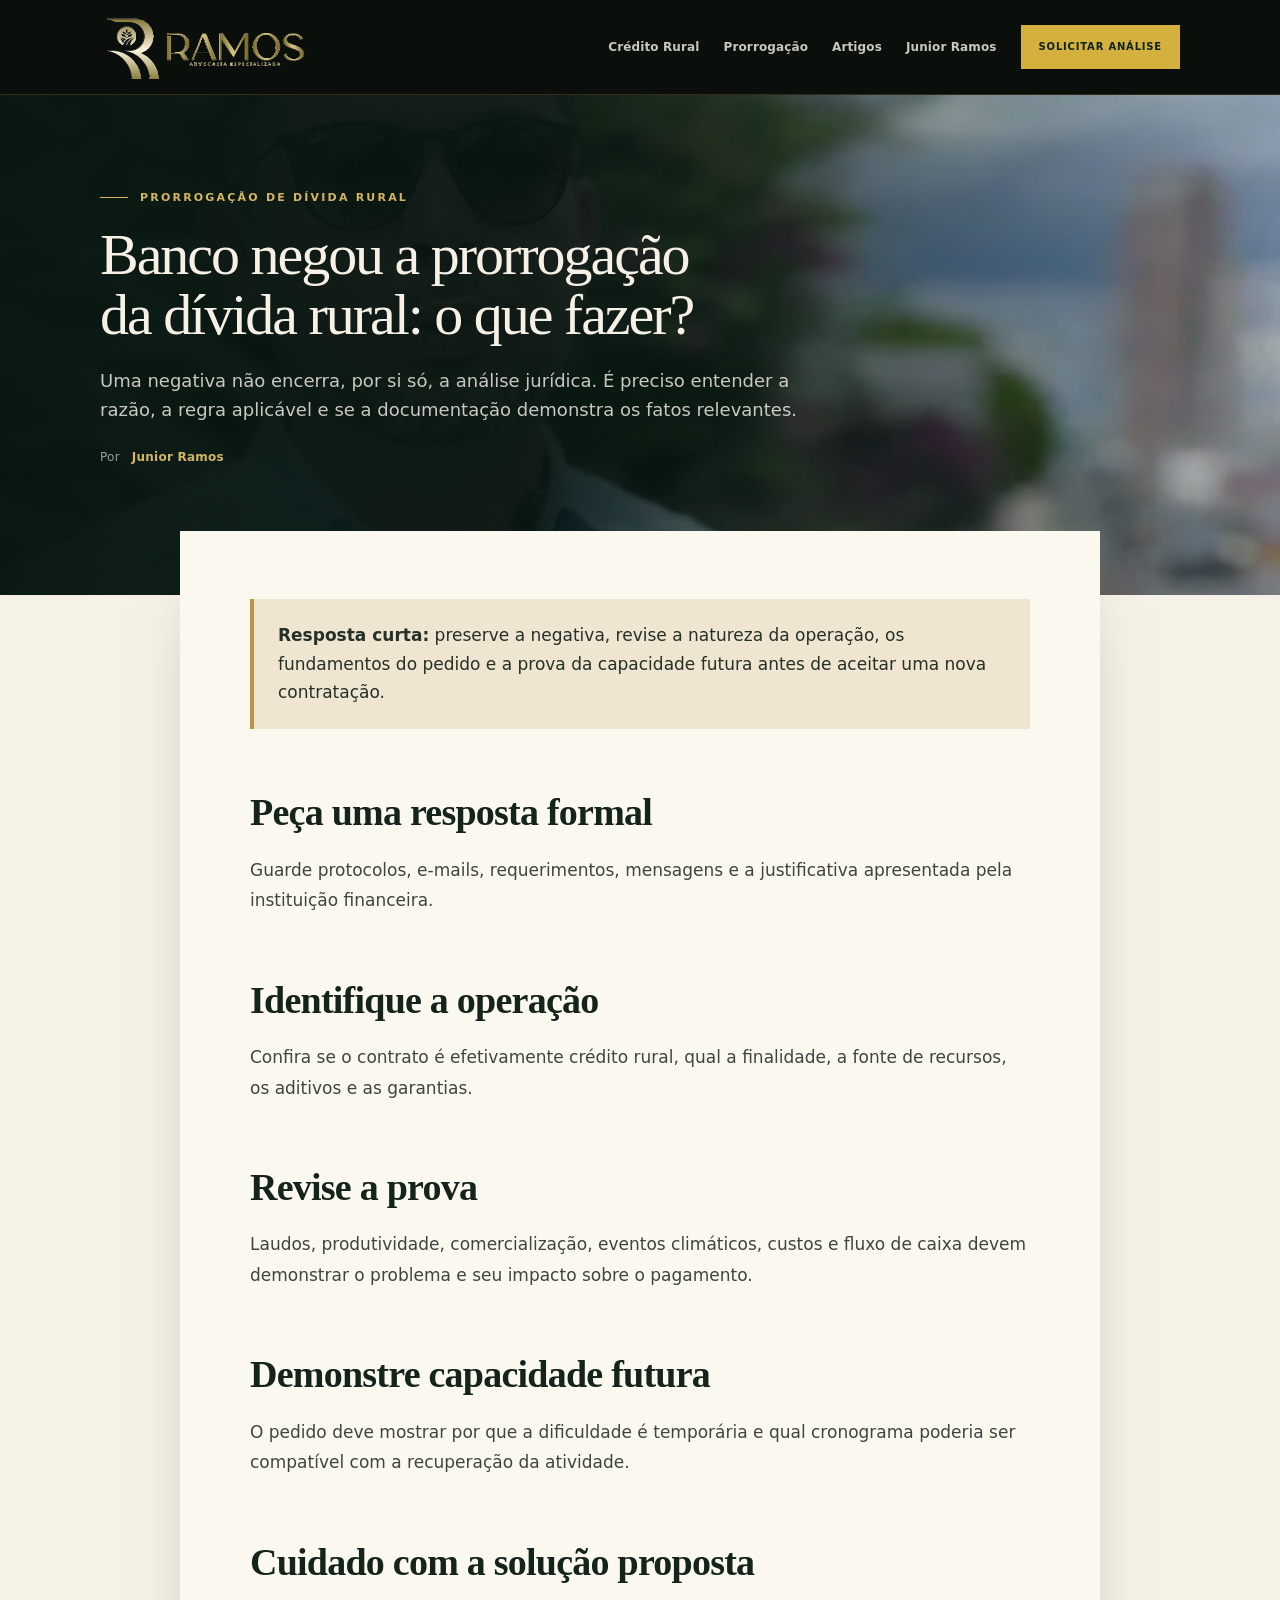
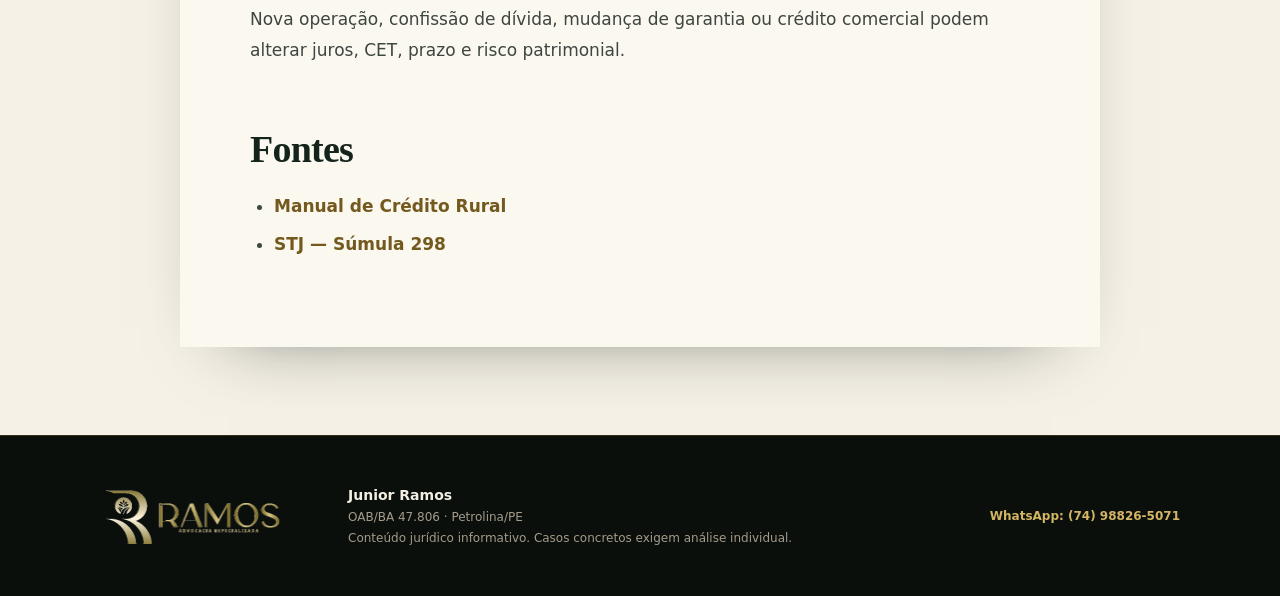
<file: artigos/banco-negou-prorrogacao-divida-rural/index.html>
<!doctype html><html lang="pt-BR"><head><meta charset="utf-8"><meta name="viewport" content="width=device-width,initial-scale=1"><title>Banco negou a prorrogação da dívida rural: o que fazer?</title><meta name="description" content="Veja o que revisar após a negativa do banco: enquadramento da operação, prova da dificuldade, capacidade futura, resposta formal e riscos de nova renegociação."><meta name="robots" content="index,follow,max-image-preview:large,max-snippet:-1,max-video-preview:-1"><link rel="canonical" href="https://defesa.ramosadvespecializada.com/artigos/banco-negou-prorrogacao-divida-rural/"><link rel="stylesheet" href="../../editorial.css?v=20260826-4"><meta property="og:type" content="article"><meta property="og:locale" content="pt_BR"><meta property="og:title" content="Banco negou a prorrogação da dívida rural: o que fazer?"><meta property="og:description" content="Veja o que revisar após a negativa do banco: enquadramento, prova, capacidade futura e riscos de nova renegociação."><meta property="og:url" content="https://defesa.ramosadvespecializada.com/artigos/banco-negou-prorrogacao-divida-rural/"><meta property="og:image" content="https://defesa.ramosadvespecializada.com/assets/discover/banco-negou-prorrogacao.jpg"><meta property="og:image:width" content="1200"><meta property="og:image:height" content="675"><meta name="twitter:card" content="summary_large_image"><meta name="twitter:title" content="Banco negou a prorrogação da dívida rural: o que fazer?"><meta name="twitter:description" content="O que revisar depois da negativa do banco e antes de aceitar uma nova contratação."><meta name="twitter:image" content="https://defesa.ramosadvespecializada.com/assets/discover/banco-negou-prorrogacao.jpg"><script type="application/ld+json">{"@context":"https://schema.org","@type":"Article","headline":"Banco negou a prorrogação da dívida rural: o que fazer?","description":"Veja o que revisar após a negativa do banco: enquadramento da operação, prova da dificuldade, capacidade futura, resposta formal e riscos de nova renegociação.","mainEntityOfPage":{"@type":"WebPage","@id":"https://defesa.ramosadvespecializada.com/artigos/banco-negou-prorrogacao-divida-rural/"},"datePublished":"2026-08-25T21:00:00-03:00","dateModified":"2026-08-26T05:40:00-03:00","image":["https://defesa.ramosadvespecializada.com/assets/discover/banco-negou-prorrogacao.jpg"],"author":{"@type":"Person","@id":"https://defesa.ramosadvespecializada.com/junior-ramos/#person","name":"Junior Ramos","url":"https://defesa.ramosadvespecializada.com/junior-ramos/"},"publisher":{"@type":"LegalService","@id":"https://defesa.ramosadvespecializada.com/#organization","name":"Ramos Advocacia Especializada","url":"https://defesa.ramosadvespecializada.com/","logo":{"@type":"ImageObject","url":"https://defesa.ramosadvespecializada.com/logo_ramos_advocacia.png"}},"inLanguage":"pt-BR"}</script></head><body class="editorial-premium article-page"><header class="top"><div class="container nav"><a class="brand-logo" href="/" aria-label="Ramos Advocacia Especializada"><img src="/logo_ramos_advocacia.png" alt="Ramos Advocacia Especializada"></a><nav class="navlinks" aria-label="Navegação principal"><a href="/credito-rural/">Crédito Rural</a><a href="/prorrogacao-divida-rural/">Prorrogação</a><a href="/artigos/">Artigos</a><a href="/junior-ramos/">Junior Ramos</a><a class="nav-cta" href="https://wa.me/5574988265071?text=Ol%C3%A1%2C%20gostaria%20de%20solicitar%20uma%20an%C3%A1lise%20do%20meu%20caso." rel="noopener">Solicitar análise</a></nav></div></header><main><section class="hero editorial-hero" style="--hero-image:url('/assets/discover/banco-negou-prorrogacao.jpg')"><div class="container"><span class="eyebrow">Prorrogação de dívida rural</span><h1>Banco negou a prorrogação da dívida rural: o que fazer?</h1><p class="lede">Uma negativa não encerra, por si só, a análise jurídica. É preciso entender a razão, a regra aplicável e se a documentação demonstra os fatos relevantes.</p><div class="meta">Por <a href="../../junior-ramos/">Junior Ramos</a></div></div></section><section class="section paper"><div class="container article"><div class="callout"><strong>Resposta curta:</strong> preserve a negativa, revise a natureza da operação, os fundamentos do pedido e a prova da capacidade futura antes de aceitar uma nova contratação.</div><h2>Peça uma resposta formal</h2><p>Guarde protocolos, e-mails, requerimentos, mensagens e a justificativa apresentada pela instituição financeira.</p><h2>Identifique a operação</h2><p>Confira se o contrato é efetivamente crédito rural, qual a finalidade, a fonte de recursos, os aditivos e as garantias.</p><h2>Revise a prova</h2><p>Laudos, produtividade, comercialização, eventos climáticos, custos e fluxo de caixa devem demonstrar o problema e seu impacto sobre o pagamento.</p><h2>Demonstre capacidade futura</h2><p>O pedido deve mostrar por que a dificuldade é temporária e qual cronograma poderia ser compatível com a recuperação da atividade.</p><h2>Cuidado com a solução proposta</h2><p>Nova operação, confissão de dívida, mudança de garantia ou crédito comercial podem alterar juros, CET, prazo e risco patrimonial.</p><h2>Fontes</h2><ul><li><a href="https://www3.bcb.gov.br/mcr/completo" rel="noopener">Manual de Crédito Rural</a></li><li><a href="https://arquivocidadao.stj.jus.br/index.php/sumula-298-2" rel="noopener">STJ — Súmula 298</a></li></ul></div></section></main><footer class="footer"><div class="container footer-inner"><a class="footer-brand" href="/" aria-label="Ramos Advocacia Especializada"><img src="/logo_ramos_advocacia.png" alt="Ramos Advocacia Especializada"></a><div><strong>Junior Ramos</strong><br>OAB/BA 47.806 · Petrolina/PE<br><span>Conteúdo jurídico informativo. Casos concretos exigem análise individual.</span></div><a class="footer-contact" href="https://wa.me/5574988265071" rel="noopener">WhatsApp: (74) 98826-5071</a></div></footer></body></html>
</file>
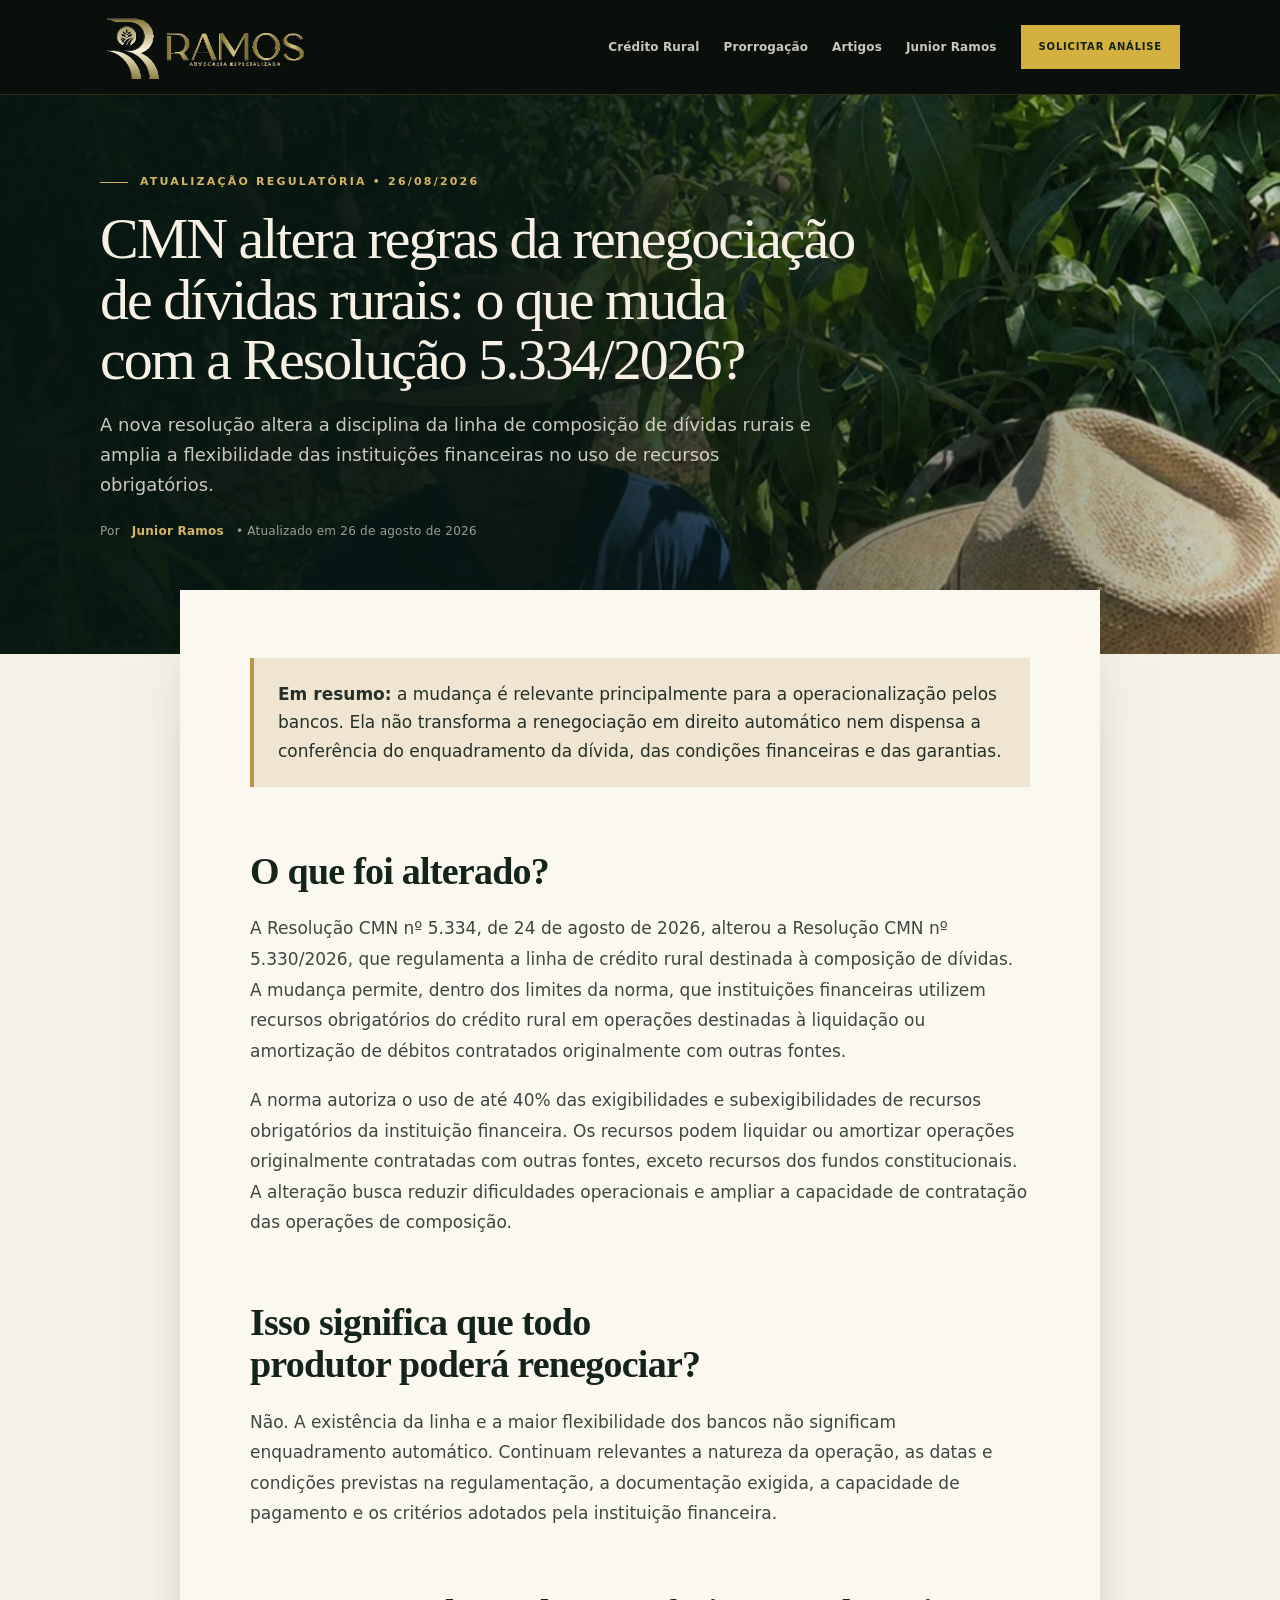
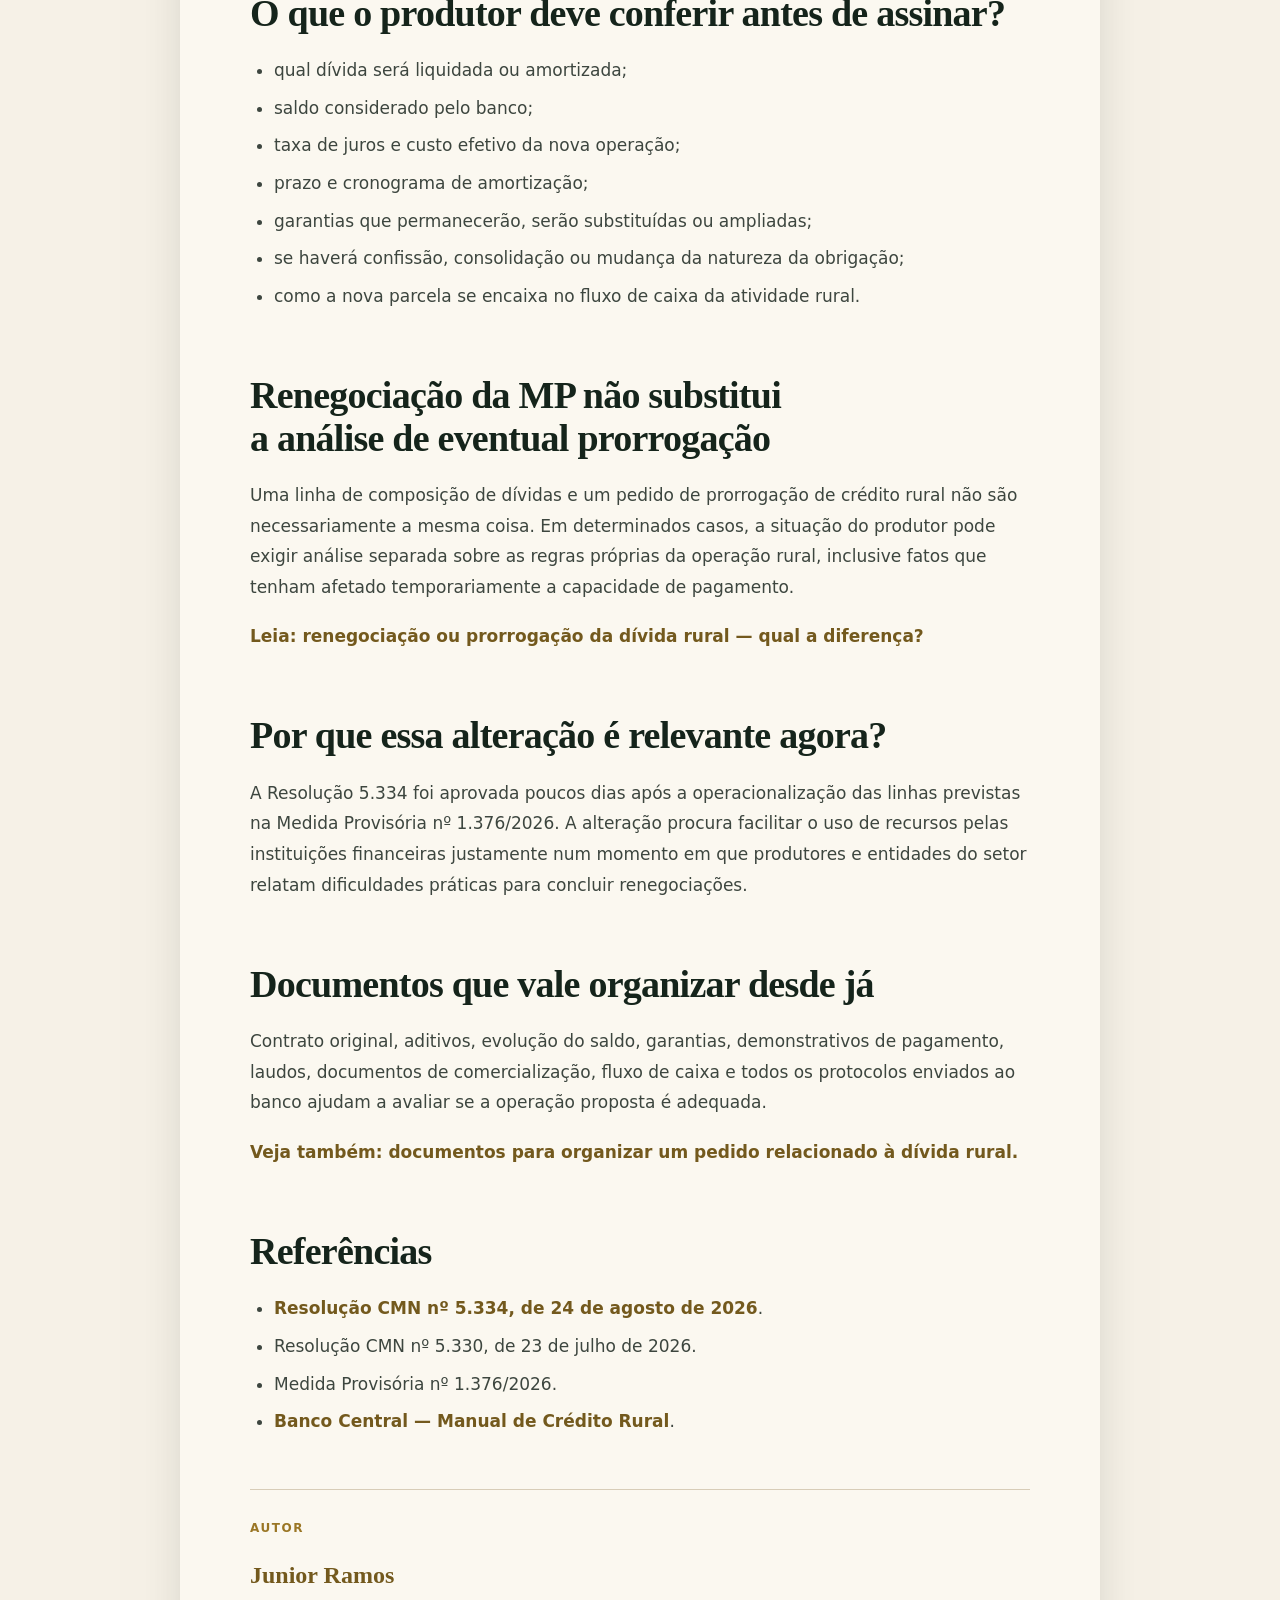
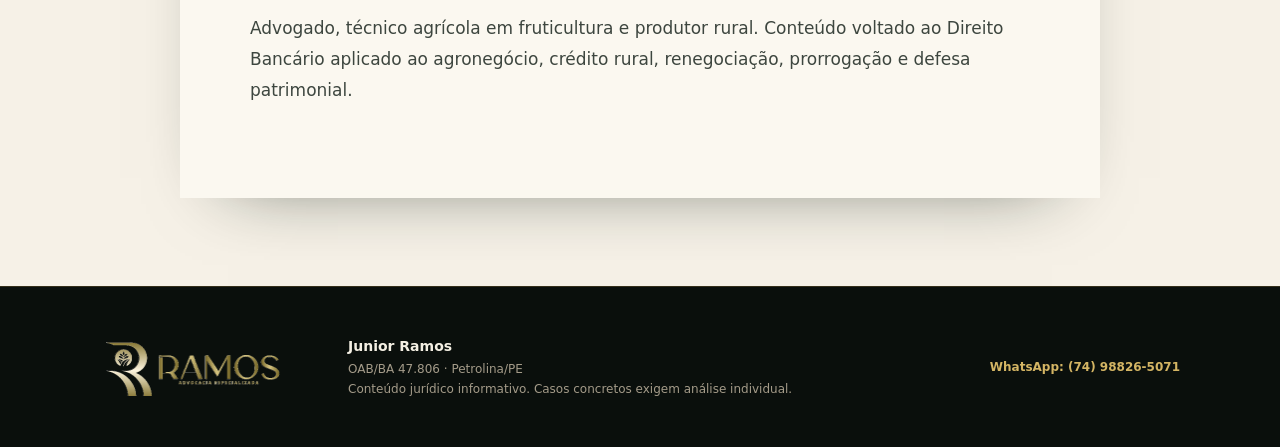
<file: artigos/cmn-5334-renegociacao-dividas-rurais/index.html>
<!doctype html><html lang="pt-BR"><head><meta charset="utf-8"><meta name="viewport" content="width=device-width,initial-scale=1"><title>CMN altera regras da renegociação de dívidas rurais: o que muda com a Resolução 5.334/2026?</title><meta name="description" content="Entenda a alteração aprovada pelo CMN em agosto de 2026 sobre o uso de recursos obrigatórios na composição de dívidas rurais e o que o produtor deve conferir antes de contratar."><meta name="robots" content="index,follow,max-image-preview:large,max-snippet:-1,max-video-preview:-1"><link rel="canonical" href="https://defesa.ramosadvespecializada.com/artigos/cmn-5334-renegociacao-dividas-rurais/"><link rel="stylesheet" href="../../editorial.css?v=20260826-4"><meta property="og:type" content="article"><meta property="og:locale" content="pt_BR"><meta property="og:title" content="CMN altera regras da renegociação de dívidas rurais"><meta property="og:description" content="A Resolução CMN 5.334/2026 flexibiliza o uso de recursos obrigatórios na composição de dívidas rurais. Veja os efeitos práticos para o produtor."><meta property="og:url" content="https://defesa.ramosadvespecializada.com/artigos/cmn-5334-renegociacao-dividas-rurais/"><meta property="og:image" content="https://defesa.ramosadvespecializada.com/assets/discover/credito-rural.jpg"><meta property="og:image:width" content="1200"><meta property="og:image:height" content="675"><meta name="twitter:card" content="summary_large_image"><meta name="twitter:image" content="https://defesa.ramosadvespecializada.com/assets/discover/credito-rural.jpg"><script type="application/ld+json">{"@context":"https://schema.org","@type":"NewsArticle","headline":"CMN altera regras da renegociação de dívidas rurais: o que muda com a Resolução 5.334/2026?","description":"Entenda a alteração aprovada pelo CMN em agosto de 2026 sobre o uso de recursos obrigatórios na composição de dívidas rurais e o que o produtor deve conferir antes de contratar.","mainEntityOfPage":{"@type":"WebPage","@id":"https://defesa.ramosadvespecializada.com/artigos/cmn-5334-renegociacao-dividas-rurais/"},"datePublished":"2026-08-26T05:55:00-03:00","dateModified":"2026-08-26T10:54:44-03:00","image":["https://defesa.ramosadvespecializada.com/assets/discover/credito-rural.jpg"],"author":{"@type":"Person","@id":"https://defesa.ramosadvespecializada.com/junior-ramos/#person","name":"Junior Ramos","url":"https://defesa.ramosadvespecializada.com/junior-ramos/"},"publisher":{"@type":"LegalService","@id":"https://defesa.ramosadvespecializada.com/#organization","name":"Ramos Advocacia Especializada","url":"https://defesa.ramosadvespecializada.com/","logo":{"@type":"ImageObject","url":"https://defesa.ramosadvespecializada.com/logo_ramos_advocacia.png"}},"inLanguage":"pt-BR"}</script><meta name="twitter:title" content="CMN altera regras da renegociação de dívidas rurais"><meta name="twitter:description" content="A Resolução CMN 5.334/2026 flexibiliza o uso de recursos obrigatórios na composição de dívidas rurais. Veja os efeitos práticos para o produtor."></head><body class="editorial-premium article-page"><header class="top"><div class="container nav"><a class="brand-logo" href="/" aria-label="Ramos Advocacia Especializada"><img src="/logo_ramos_advocacia.png" alt="Ramos Advocacia Especializada"></a><nav class="navlinks" aria-label="Navegação principal"><a href="/credito-rural/">Crédito Rural</a><a href="/prorrogacao-divida-rural/">Prorrogação</a><a href="/artigos/">Artigos</a><a href="/junior-ramos/">Junior Ramos</a><a class="nav-cta" href="https://wa.me/5574988265071?text=Ol%C3%A1%2C%20gostaria%20de%20solicitar%20uma%20an%C3%A1lise%20do%20meu%20caso." rel="noopener">Solicitar análise</a></nav></div></header><main><section class="hero editorial-hero" style="--hero-image:url('/assets/discover/credito-rural.jpg')"><div class="container"><span class="eyebrow">Atualização regulatória • 26/08/2026</span><h1>CMN altera regras da renegociação de dívidas rurais: o que muda com a Resolução 5.334/2026?</h1><p class="lede">A nova resolução altera a disciplina da linha de composição de dívidas rurais e amplia a flexibilidade das instituições financeiras no uso de recursos obrigatórios.</p><div class="meta">Por <a href="../../junior-ramos/">Junior Ramos</a> • Atualizado em 26 de agosto de 2026</div></div></section><section class="section paper"><div class="container article"><div class="callout"><strong>Em resumo:</strong> a mudança é relevante principalmente para a operacionalização pelos bancos. Ela não transforma a renegociação em direito automático nem dispensa a conferência do enquadramento da dívida, das condições financeiras e das garantias.</div><h2>O que foi alterado?</h2><p>A Resolução CMN nº 5.334, de 24 de agosto de 2026, alterou a Resolução CMN nº 5.330/2026, que regulamenta a linha de crédito rural destinada à composição de dívidas. A mudança permite, dentro dos limites da norma, que instituições financeiras utilizem recursos obrigatórios do crédito rural em operações destinadas à liquidação ou amortização de débitos contratados originalmente com outras fontes.</p><p>A norma autoriza o uso de até 40% das exigibilidades e subexigibilidades de recursos obrigatórios da instituição financeira. Os recursos podem liquidar ou amortizar operações originalmente contratadas com outras fontes, exceto recursos dos fundos constitucionais. A alteração busca reduzir dificuldades operacionais e ampliar a capacidade de contratação das operações de composição.</p><h2>Isso significa que todo produtor poderá renegociar?</h2><p>Não. A existência da linha e a maior flexibilidade dos bancos não significam enquadramento automático. Continuam relevantes a natureza da operação, as datas e condições previstas na regulamentação, a documentação exigida, a capacidade de pagamento e os critérios adotados pela instituição financeira.</p><h2>O que o produtor deve conferir antes de assinar?</h2><ul><li>qual dívida será liquidada ou amortizada;</li><li>saldo considerado pelo banco;</li><li>taxa de juros e custo efetivo da nova operação;</li><li>prazo e cronograma de amortização;</li><li>garantias que permanecerão, serão substituídas ou ampliadas;</li><li>se haverá confissão, consolidação ou mudança da natureza da obrigação;</li><li>como a nova parcela se encaixa no fluxo de caixa da atividade rural.</li></ul><h2>Renegociação da MP não substitui a análise de eventual prorrogação</h2><p>Uma linha de composição de dívidas e um pedido de prorrogação de crédito rural não são necessariamente a mesma coisa. Em determinados casos, a situação do produtor pode exigir análise separada sobre as regras próprias da operação rural, inclusive fatos que tenham afetado temporariamente a capacidade de pagamento.</p><p><a href="../renegociacao-ou-prorrogacao-divida-rural/">Leia: renegociação ou prorrogação da dívida rural — qual a diferença?</a></p><h2>Por que essa alteração é relevante agora?</h2><p>A Resolução 5.334 foi aprovada poucos dias após a operacionalização das linhas previstas na Medida Provisória nº 1.376/2026. A alteração procura facilitar o uso de recursos pelas instituições financeiras justamente num momento em que produtores e entidades do setor relatam dificuldades práticas para concluir renegociações.</p><h2>Documentos que vale organizar desde já</h2><p>Contrato original, aditivos, evolução do saldo, garantias, demonstrativos de pagamento, laudos, documentos de comercialização, fluxo de caixa e todos os protocolos enviados ao banco ajudam a avaliar se a operação proposta é adequada.</p><p><a href="../documentos-pedido-prorrogacao-divida-rural/">Veja também: documentos para organizar um pedido relacionado à dívida rural.</a></p><h2>Referências</h2><ul><li><a href="https://www.bcb.gov.br/estabilidadefinanceira/exibenormativo?numero=5334&amp;tipo=Resolu%C3%A7%C3%A3o+CMN" rel="noopener">Resolução CMN nº 5.334, de 24 de agosto de 2026</a>.</li><li>Resolução CMN nº 5.330, de 23 de julho de 2026.</li><li>Medida Provisória nº 1.376/2026.</li><li><a href="https://www3.bcb.gov.br/mcr/completo" rel="noopener">Banco Central — Manual de Crédito Rural</a>.</li></ul><div class="authorbox"><div class="kicker">Autor</div><h3><a href="../../junior-ramos/">Junior Ramos</a></h3><p>Advogado, técnico agrícola em fruticultura e produtor rural. Conteúdo voltado ao Direito Bancário aplicado ao agronegócio, crédito rural, renegociação, prorrogação e defesa patrimonial.</p></div></div></section></main><footer class="footer"><div class="container footer-inner"><a class="footer-brand" href="/" aria-label="Ramos Advocacia Especializada"><img src="/logo_ramos_advocacia.png" alt="Ramos Advocacia Especializada"></a><div><strong>Junior Ramos</strong><br>OAB/BA 47.806 · Petrolina/PE<br><span>Conteúdo jurídico informativo. Casos concretos exigem análise individual.</span></div><a class="footer-contact" href="https://wa.me/5574988265071" rel="noopener">WhatsApp: (74) 98826-5071</a></div></footer></body></html>
</file>
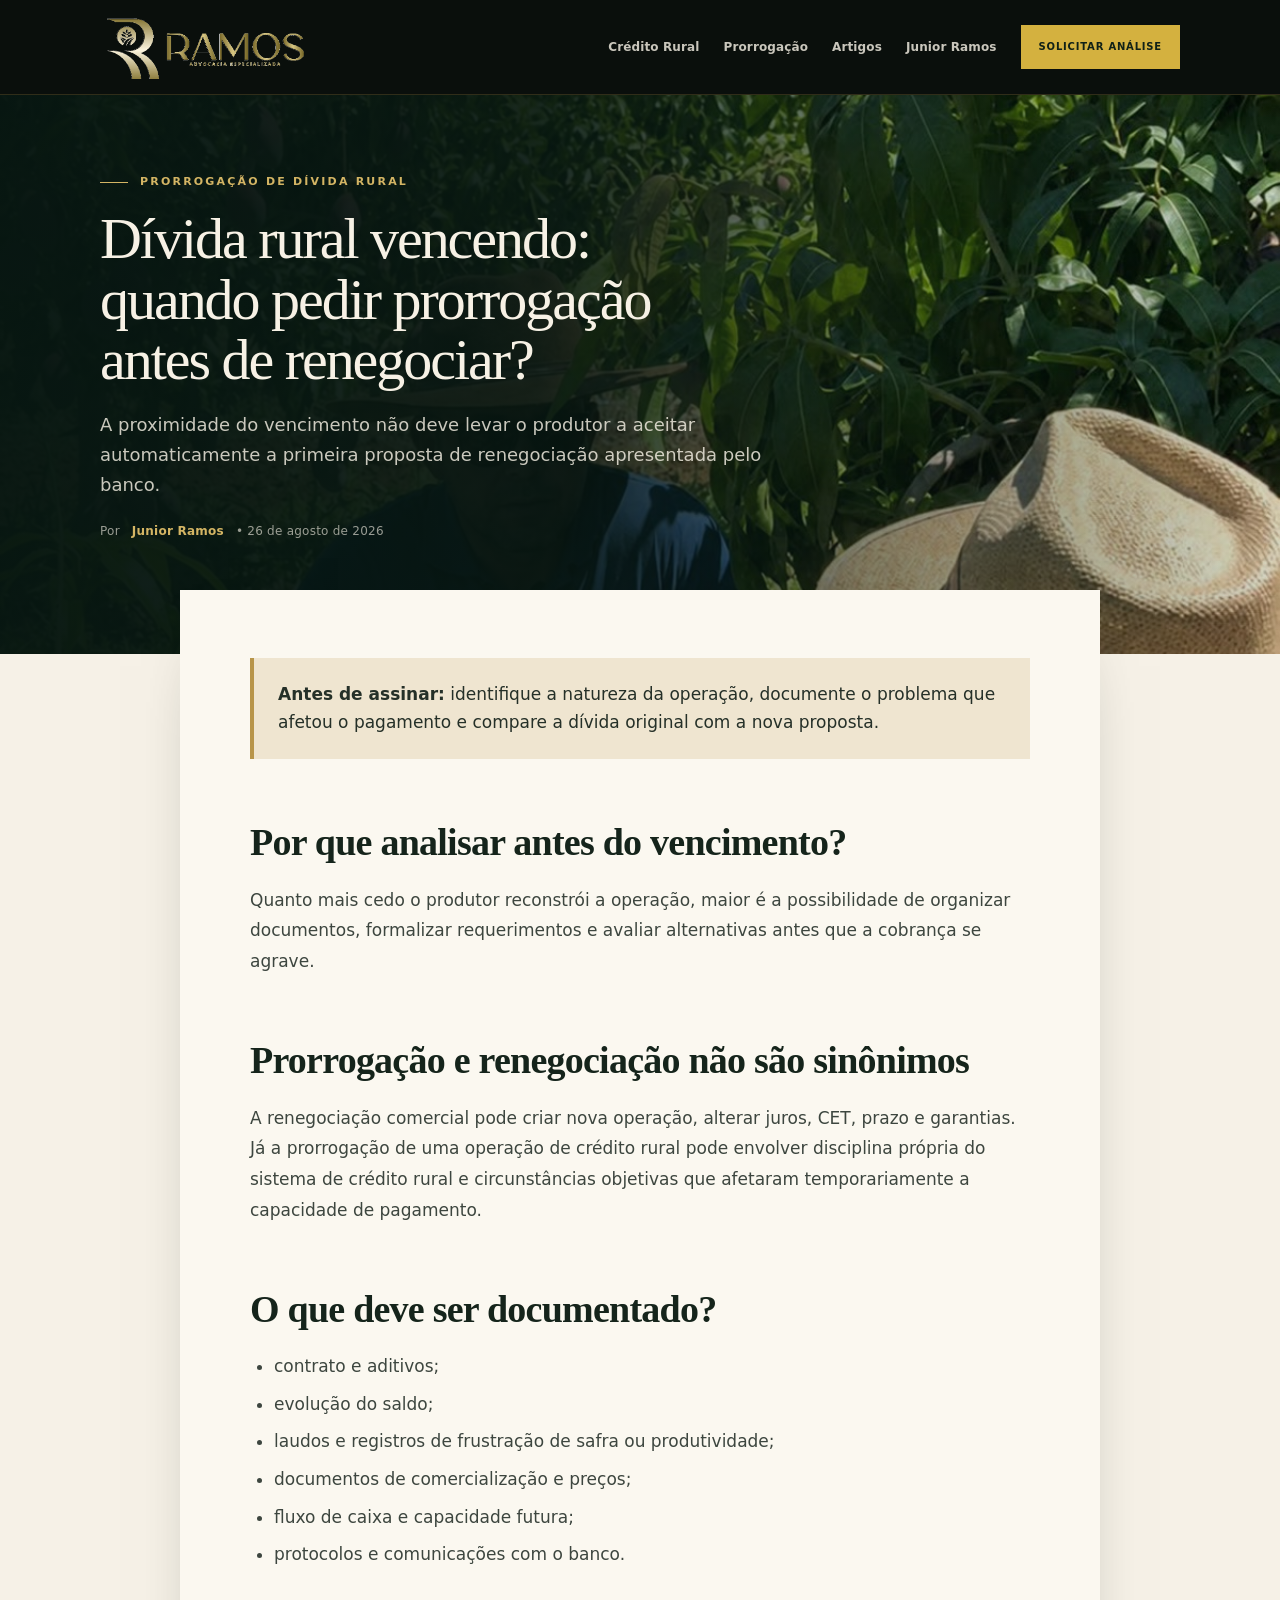
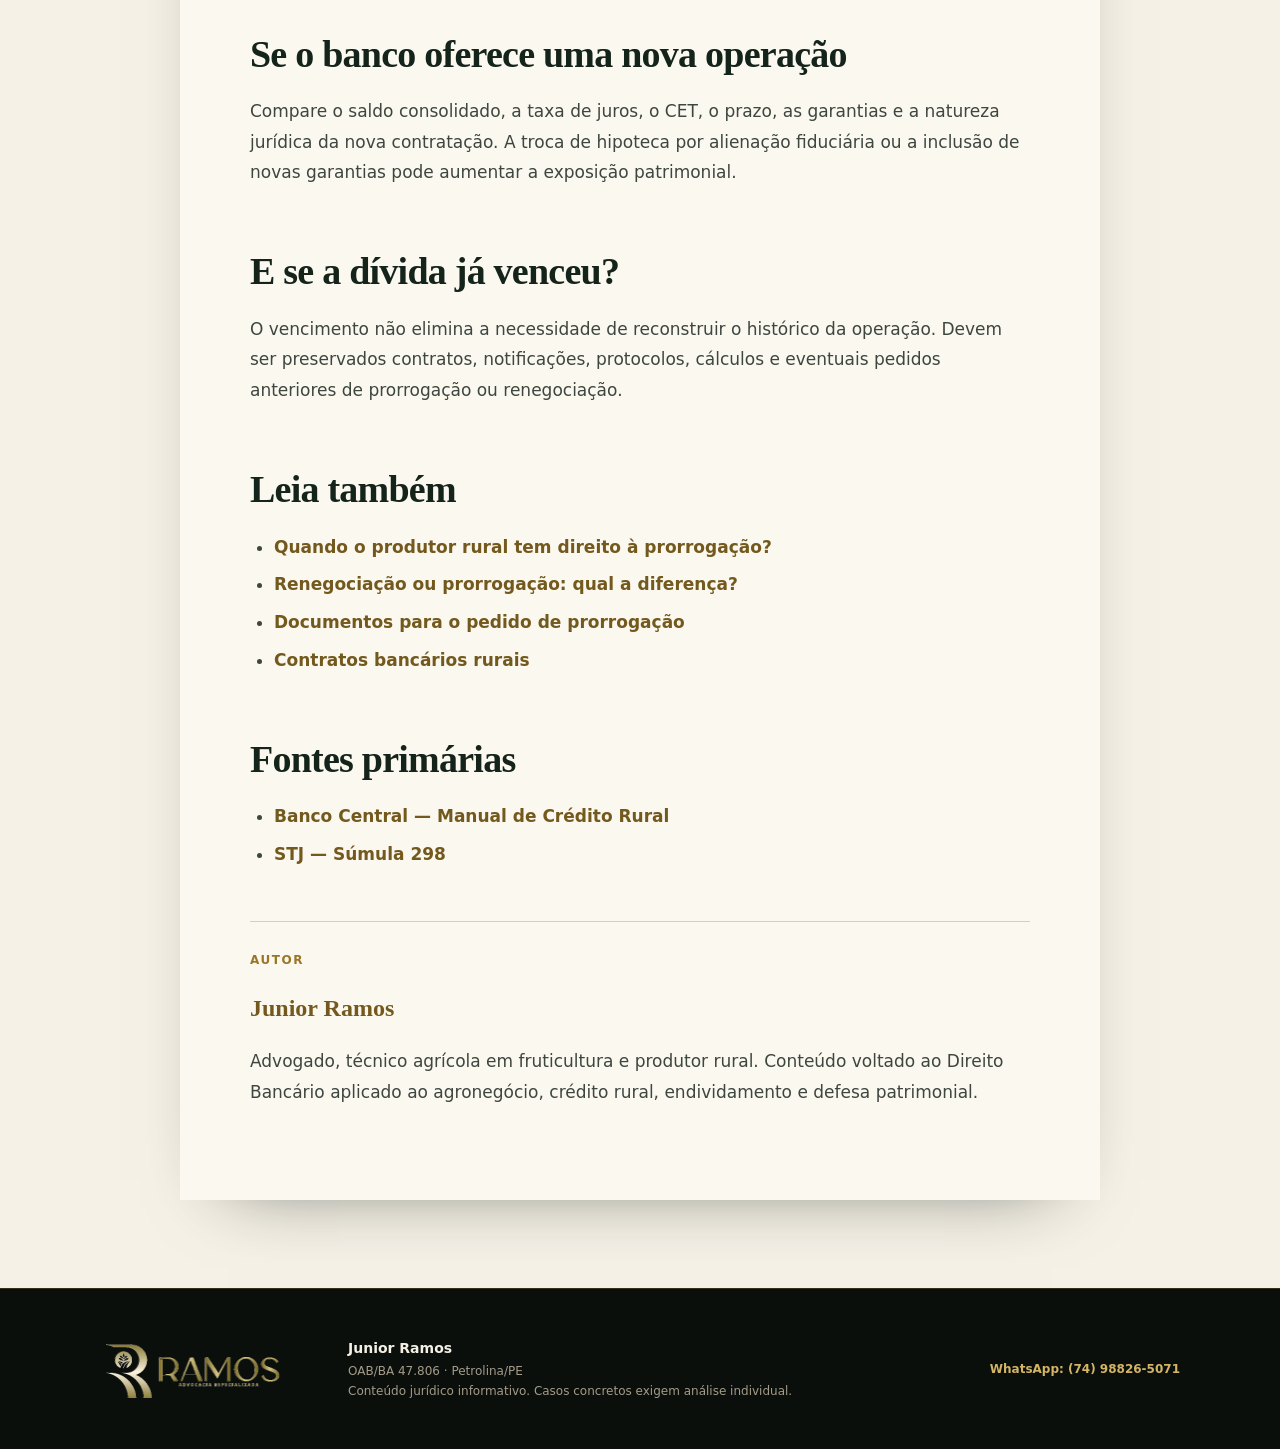
<file: artigos/divida-rural-vencendo-quando-pedir-prorrogacao/index.html>
<!doctype html><html lang="pt-BR"><head><meta charset="utf-8"><meta name="viewport" content="width=device-width,initial-scale=1"><title>Dívida rural vencendo: quando pedir prorrogação antes de renegociar?</title><meta name="description" content="Entenda por que o produtor rural deve analisar a prorrogação antes de aceitar uma renegociação, quais documentos organizar e o que comparar na proposta do banco."><meta name="robots" content="index,follow,max-image-preview:large,max-snippet:-1,max-video-preview:-1"><link rel="canonical" href="https://defesa.ramosadvespecializada.com/artigos/divida-rural-vencendo-quando-pedir-prorrogacao/"><meta property="og:type" content="article"><meta property="og:locale" content="pt_BR"><meta property="og:title" content="Dívida rural vencendo: quando pedir prorrogação antes de renegociar?"><meta property="og:description" content="Antes de assinar uma nova operação, o produtor deve entender se existe fundamento para discutir a prorrogação da dívida rural."><meta property="og:url" content="https://defesa.ramosadvespecializada.com/artigos/divida-rural-vencendo-quando-pedir-prorrogacao/"><meta property="og:image" content="https://defesa.ramosadvespecializada.com/assets/discover/credito-rural.jpg"><meta property="og:image:width" content="1200"><meta property="og:image:height" content="675"><meta name="twitter:card" content="summary_large_image"><meta name="twitter:image" content="https://defesa.ramosadvespecializada.com/assets/discover/credito-rural.jpg"><link rel="stylesheet" href="../../editorial.css?v=20260826-4"><script type="application/ld+json">{"@context":"https://schema.org","@type":"Article","headline":"Dívida rural vencendo: quando pedir prorrogação antes de renegociar?","description":"Entenda por que o produtor rural deve analisar a prorrogação antes de aceitar uma renegociação, quais documentos organizar e o que comparar na proposta do banco.","mainEntityOfPage":{"@type":"WebPage","@id":"https://defesa.ramosadvespecializada.com/artigos/divida-rural-vencendo-quando-pedir-prorrogacao/"},"datePublished":"2026-08-26T06:45:00-03:00","dateModified":"2026-08-26T06:45:00-03:00","image":["https://defesa.ramosadvespecializada.com/assets/discover/credito-rural.jpg"],"author":{"@type":"Person","@id":"https://defesa.ramosadvespecializada.com/junior-ramos/#person","name":"Junior Ramos","url":"https://defesa.ramosadvespecializada.com/junior-ramos/"},"publisher":{"@type":"LegalService","@id":"https://defesa.ramosadvespecializada.com/#organization","name":"Ramos Advocacia Especializada","url":"https://defesa.ramosadvespecializada.com/","logo":{"@type":"ImageObject","url":"https://defesa.ramosadvespecializada.com/logo_ramos_advocacia.png"}},"inLanguage":"pt-BR"}</script><meta name="twitter:title" content="Dívida rural vencendo: quando pedir prorrogação antes de renegociar?"><meta name="twitter:description" content="Antes de assinar uma nova operação, o produtor deve entender se existe fundamento para discutir a prorrogação da dívida rural."></head><body class="editorial-premium article-page"><header class="top"><div class="container nav"><a class="brand-logo" href="/" aria-label="Ramos Advocacia Especializada"><img src="/logo_ramos_advocacia.png" alt="Ramos Advocacia Especializada"></a><nav class="navlinks" aria-label="Navegação principal"><a href="/credito-rural/">Crédito Rural</a><a href="/prorrogacao-divida-rural/">Prorrogação</a><a href="/artigos/">Artigos</a><a href="/junior-ramos/">Junior Ramos</a><a class="nav-cta" href="https://wa.me/5574988265071?text=Ol%C3%A1%2C%20gostaria%20de%20solicitar%20uma%20an%C3%A1lise%20do%20meu%20caso." rel="noopener">Solicitar análise</a></nav></div></header><main><section class="hero editorial-hero" style="--hero-image:url('/assets/discover/credito-rural.jpg')"><div class="container"><span class="eyebrow">Prorrogação de dívida rural</span><h1>Dívida rural vencendo: quando pedir prorrogação antes de renegociar?</h1><p class="lede">A proximidade do vencimento não deve levar o produtor a aceitar automaticamente a primeira proposta de renegociação apresentada pelo banco.</p><div class="meta">Por <a href="../../junior-ramos/">Junior Ramos</a> • 26 de agosto de 2026</div></div></section><section class="section paper"><div class="container article"><div class="callout"><strong>Antes de assinar:</strong> identifique a natureza da operação, documente o problema que afetou o pagamento e compare a dívida original com a nova proposta.</div><h2>Por que analisar antes do vencimento?</h2><p>Quanto mais cedo o produtor reconstrói a operação, maior é a possibilidade de organizar documentos, formalizar requerimentos e avaliar alternativas antes que a cobrança se agrave.</p><h2>Prorrogação e renegociação não são sinônimos</h2><p>A renegociação comercial pode criar nova operação, alterar juros, CET, prazo e garantias. Já a prorrogação de uma operação de crédito rural pode envolver disciplina própria do sistema de crédito rural e circunstâncias objetivas que afetaram temporariamente a capacidade de pagamento.</p><h2>O que deve ser documentado?</h2><ul><li>contrato e aditivos;</li><li>evolução do saldo;</li><li>laudos e registros de frustração de safra ou produtividade;</li><li>documentos de comercialização e preços;</li><li>fluxo de caixa e capacidade futura;</li><li>protocolos e comunicações com o banco.</li></ul><h2>Se o banco oferece uma nova operação</h2><p>Compare o saldo consolidado, a taxa de juros, o CET, o prazo, as garantias e a natureza jurídica da nova contratação. A troca de hipoteca por alienação fiduciária ou a inclusão de novas garantias pode aumentar a exposição patrimonial.</p><h2>E se a dívida já venceu?</h2><p>O vencimento não elimina a necessidade de reconstruir o histórico da operação. Devem ser preservados contratos, notificações, protocolos, cálculos e eventuais pedidos anteriores de prorrogação ou renegociação.</p><h2>Leia também</h2><ul><li><a href="../quando-produtor-rural-tem-direito-prorrogacao-divida-rural/">Quando o produtor rural tem direito à prorrogação?</a></li><li><a href="../renegociacao-ou-prorrogacao-divida-rural/">Renegociação ou prorrogação: qual a diferença?</a></li><li><a href="../documentos-pedido-prorrogacao-divida-rural/">Documentos para o pedido de prorrogação</a></li><li><a href="../../contratos-bancarios-rurais/">Contratos bancários rurais</a></li></ul><h2>Fontes primárias</h2><ul><li><a href="https://www3.bcb.gov.br/mcr/completo" rel="noopener">Banco Central — Manual de Crédito Rural</a></li><li><a href="https://arquivocidadao.stj.jus.br/index.php/sumula-298-2" rel="noopener">STJ — Súmula 298</a></li></ul><div class="authorbox"><div class="kicker">Autor</div><h3><a href="../../junior-ramos/">Junior Ramos</a></h3><p>Advogado, técnico agrícola em fruticultura e produtor rural. Conteúdo voltado ao Direito Bancário aplicado ao agronegócio, crédito rural, endividamento e defesa patrimonial.</p></div></div></section></main><footer class="footer"><div class="container footer-inner"><a class="footer-brand" href="/" aria-label="Ramos Advocacia Especializada"><img src="/logo_ramos_advocacia.png" alt="Ramos Advocacia Especializada"></a><div><strong>Junior Ramos</strong><br>OAB/BA 47.806 · Petrolina/PE<br><span>Conteúdo jurídico informativo. Casos concretos exigem análise individual.</span></div><a class="footer-contact" href="https://wa.me/5574988265071" rel="noopener">WhatsApp: (74) 98826-5071</a></div></footer></body></html>
</file>
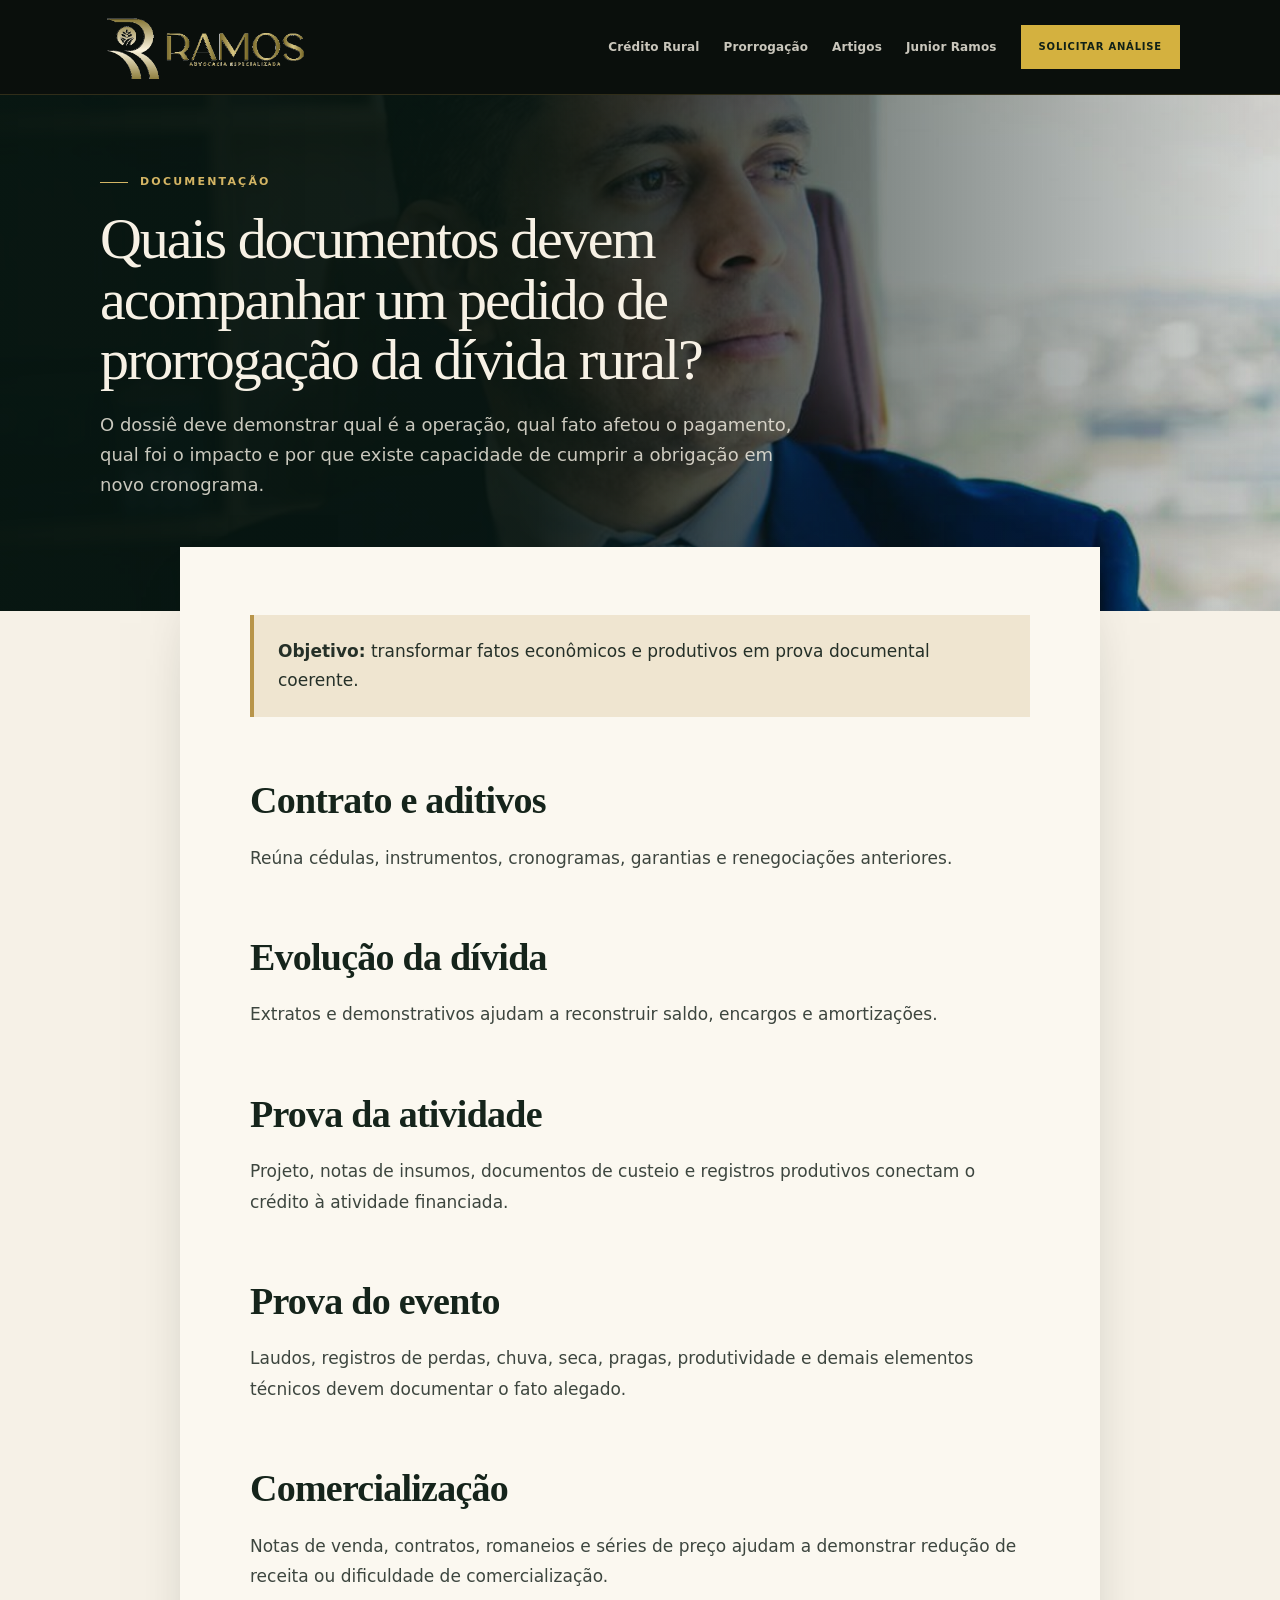
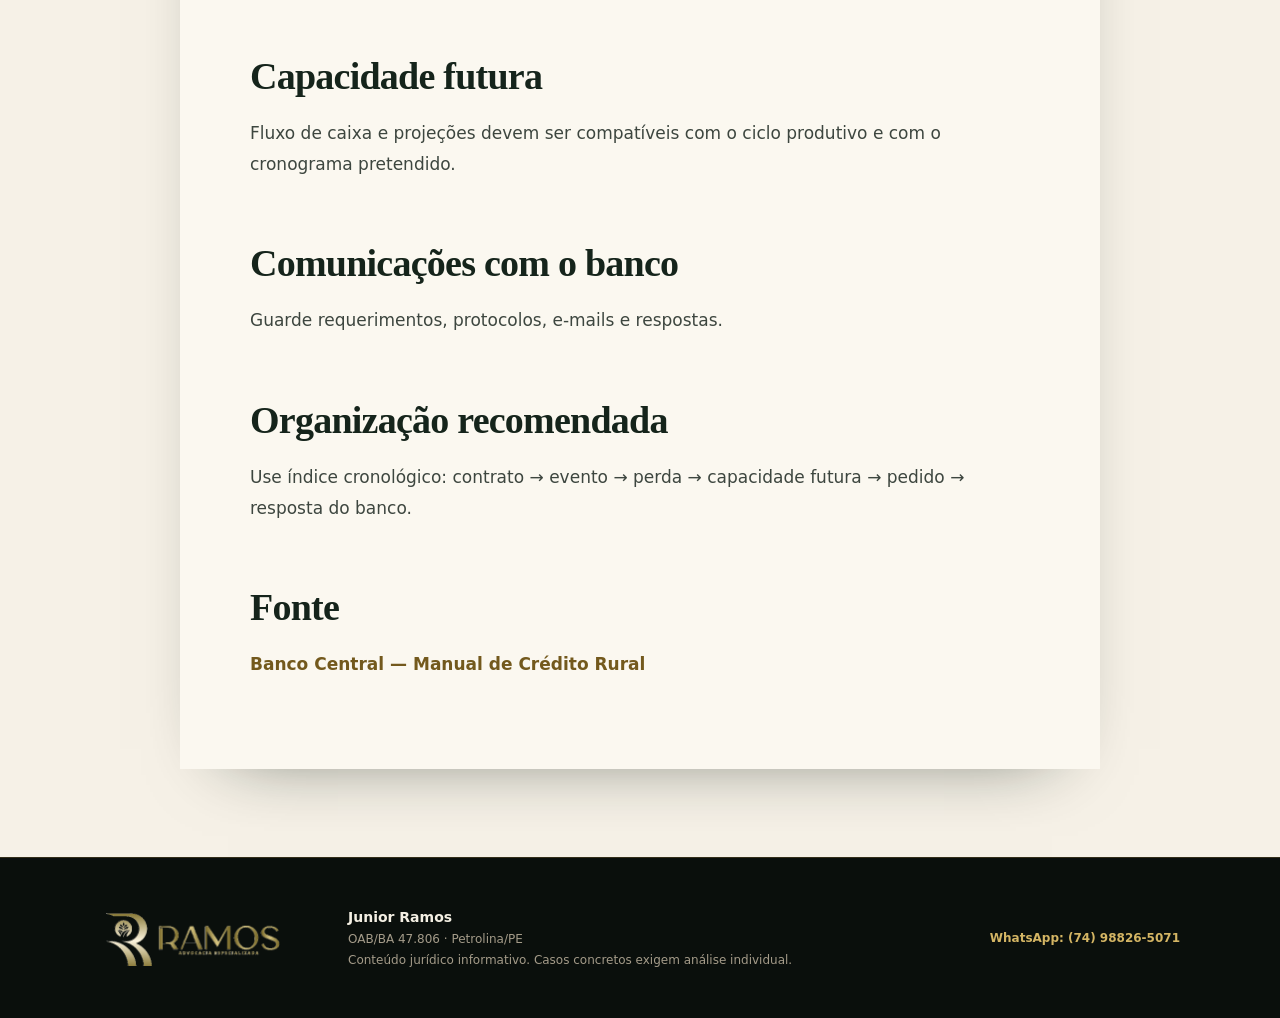
<file: artigos/documentos-pedido-prorrogacao-divida-rural/index.html>
<!doctype html><html lang="pt-BR"><head><meta charset="utf-8"><meta name="viewport" content="width=device-width,initial-scale=1"><title>Documentos para pedido de prorrogação da dívida rural</title><meta name="description" content="Checklist técnico dos documentos que ajudam a demonstrar natureza da operação, causa da dificuldade, perda econômica e capacidade futura do produtor rural."><meta name="robots" content="index,follow,max-image-preview:large,max-snippet:-1,max-video-preview:-1"><link rel="canonical" href="https://defesa.ramosadvespecializada.com/artigos/documentos-pedido-prorrogacao-divida-rural/"><link rel="stylesheet" href="../../editorial.css?v=20260826-4"><meta property="og:type" content="article"><meta property="og:locale" content="pt_BR"><meta property="og:title" content="Documentos para pedido de prorrogação da dívida rural"><meta property="og:description" content="Checklist técnico dos documentos que ajudam a demonstrar natureza da operação, causa da dificuldade, perda econômica e capacidade futura."><meta property="og:url" content="https://defesa.ramosadvespecializada.com/artigos/documentos-pedido-prorrogacao-divida-rural/"><meta property="og:image" content="https://defesa.ramosadvespecializada.com/assets/discover/documentos-prorrogacao.jpg"><meta property="og:image:width" content="1200"><meta property="og:image:height" content="675"><meta name="twitter:card" content="summary_large_image"><meta name="twitter:title" content="Documentos para pedido de prorrogação da dívida rural"><meta name="twitter:description" content="Como montar um dossiê técnico coerente para sustentar o pedido de prorrogação."><meta name="twitter:image" content="https://defesa.ramosadvespecializada.com/assets/discover/documentos-prorrogacao.jpg"><script type="application/ld+json">{"@context":"https://schema.org","@type":"Article","headline":"Quais documentos devem acompanhar um pedido de prorrogação da dívida rural?","description":"Checklist técnico dos documentos que ajudam a demonstrar natureza da operação, causa da dificuldade, perda econômica e capacidade futura do produtor rural.","mainEntityOfPage":{"@type":"WebPage","@id":"https://defesa.ramosadvespecializada.com/artigos/documentos-pedido-prorrogacao-divida-rural/"},"datePublished":"2026-08-25T21:00:00-03:00","dateModified":"2026-08-26T05:40:00-03:00","image":["https://defesa.ramosadvespecializada.com/assets/discover/documentos-prorrogacao.jpg"],"author":{"@type":"Person","@id":"https://defesa.ramosadvespecializada.com/junior-ramos/#person","name":"Junior Ramos","url":"https://defesa.ramosadvespecializada.com/junior-ramos/"},"publisher":{"@type":"LegalService","@id":"https://defesa.ramosadvespecializada.com/#organization","name":"Ramos Advocacia Especializada","url":"https://defesa.ramosadvespecializada.com/","logo":{"@type":"ImageObject","url":"https://defesa.ramosadvespecializada.com/logo_ramos_advocacia.png"}},"inLanguage":"pt-BR"}</script></head><body class="editorial-premium article-page"><header class="top"><div class="container nav"><a class="brand-logo" href="/" aria-label="Ramos Advocacia Especializada"><img src="/logo_ramos_advocacia.png" alt="Ramos Advocacia Especializada"></a><nav class="navlinks" aria-label="Navegação principal"><a href="/credito-rural/">Crédito Rural</a><a href="/prorrogacao-divida-rural/">Prorrogação</a><a href="/artigos/">Artigos</a><a href="/junior-ramos/">Junior Ramos</a><a class="nav-cta" href="https://wa.me/5574988265071?text=Ol%C3%A1%2C%20gostaria%20de%20solicitar%20uma%20an%C3%A1lise%20do%20meu%20caso." rel="noopener">Solicitar análise</a></nav></div></header><main><section class="hero editorial-hero" style="--hero-image:url('/assets/discover/documentos-prorrogacao.jpg')"><div class="container"><span class="eyebrow">Documentação</span><h1>Quais documentos devem acompanhar um pedido de prorrogação da dívida rural?</h1><p class="lede">O dossiê deve demonstrar qual é a operação, qual fato afetou o pagamento, qual foi o impacto e por que existe capacidade de cumprir a obrigação em novo cronograma.</p></div></section><section class="section paper"><div class="container article"><div class="callout"><strong>Objetivo:</strong> transformar fatos econômicos e produtivos em prova documental coerente.</div><h2>Contrato e aditivos</h2><p>Reúna cédulas, instrumentos, cronogramas, garantias e renegociações anteriores.</p><h2>Evolução da dívida</h2><p>Extratos e demonstrativos ajudam a reconstruir saldo, encargos e amortizações.</p><h2>Prova da atividade</h2><p>Projeto, notas de insumos, documentos de custeio e registros produtivos conectam o crédito à atividade financiada.</p><h2>Prova do evento</h2><p>Laudos, registros de perdas, chuva, seca, pragas, produtividade e demais elementos técnicos devem documentar o fato alegado.</p><h2>Comercialização</h2><p>Notas de venda, contratos, romaneios e séries de preço ajudam a demonstrar redução de receita ou dificuldade de comercialização.</p><h2>Capacidade futura</h2><p>Fluxo de caixa e projeções devem ser compatíveis com o ciclo produtivo e com o cronograma pretendido.</p><h2>Comunicações com o banco</h2><p>Guarde requerimentos, protocolos, e-mails e respostas.</p><h2>Organização recomendada</h2><p>Use índice cronológico: contrato → evento → perda → capacidade futura → pedido → resposta do banco.</p><h2>Fonte</h2><p><a href="https://www3.bcb.gov.br/mcr/completo" rel="noopener">Banco Central — Manual de Crédito Rural</a></p></div></section></main><footer class="footer"><div class="container footer-inner"><a class="footer-brand" href="/" aria-label="Ramos Advocacia Especializada"><img src="/logo_ramos_advocacia.png" alt="Ramos Advocacia Especializada"></a><div><strong>Junior Ramos</strong><br>OAB/BA 47.806 · Petrolina/PE<br><span>Conteúdo jurídico informativo. Casos concretos exigem análise individual.</span></div><a class="footer-contact" href="https://wa.me/5574988265071" rel="noopener">WhatsApp: (74) 98826-5071</a></div></footer></body></html>
</file>
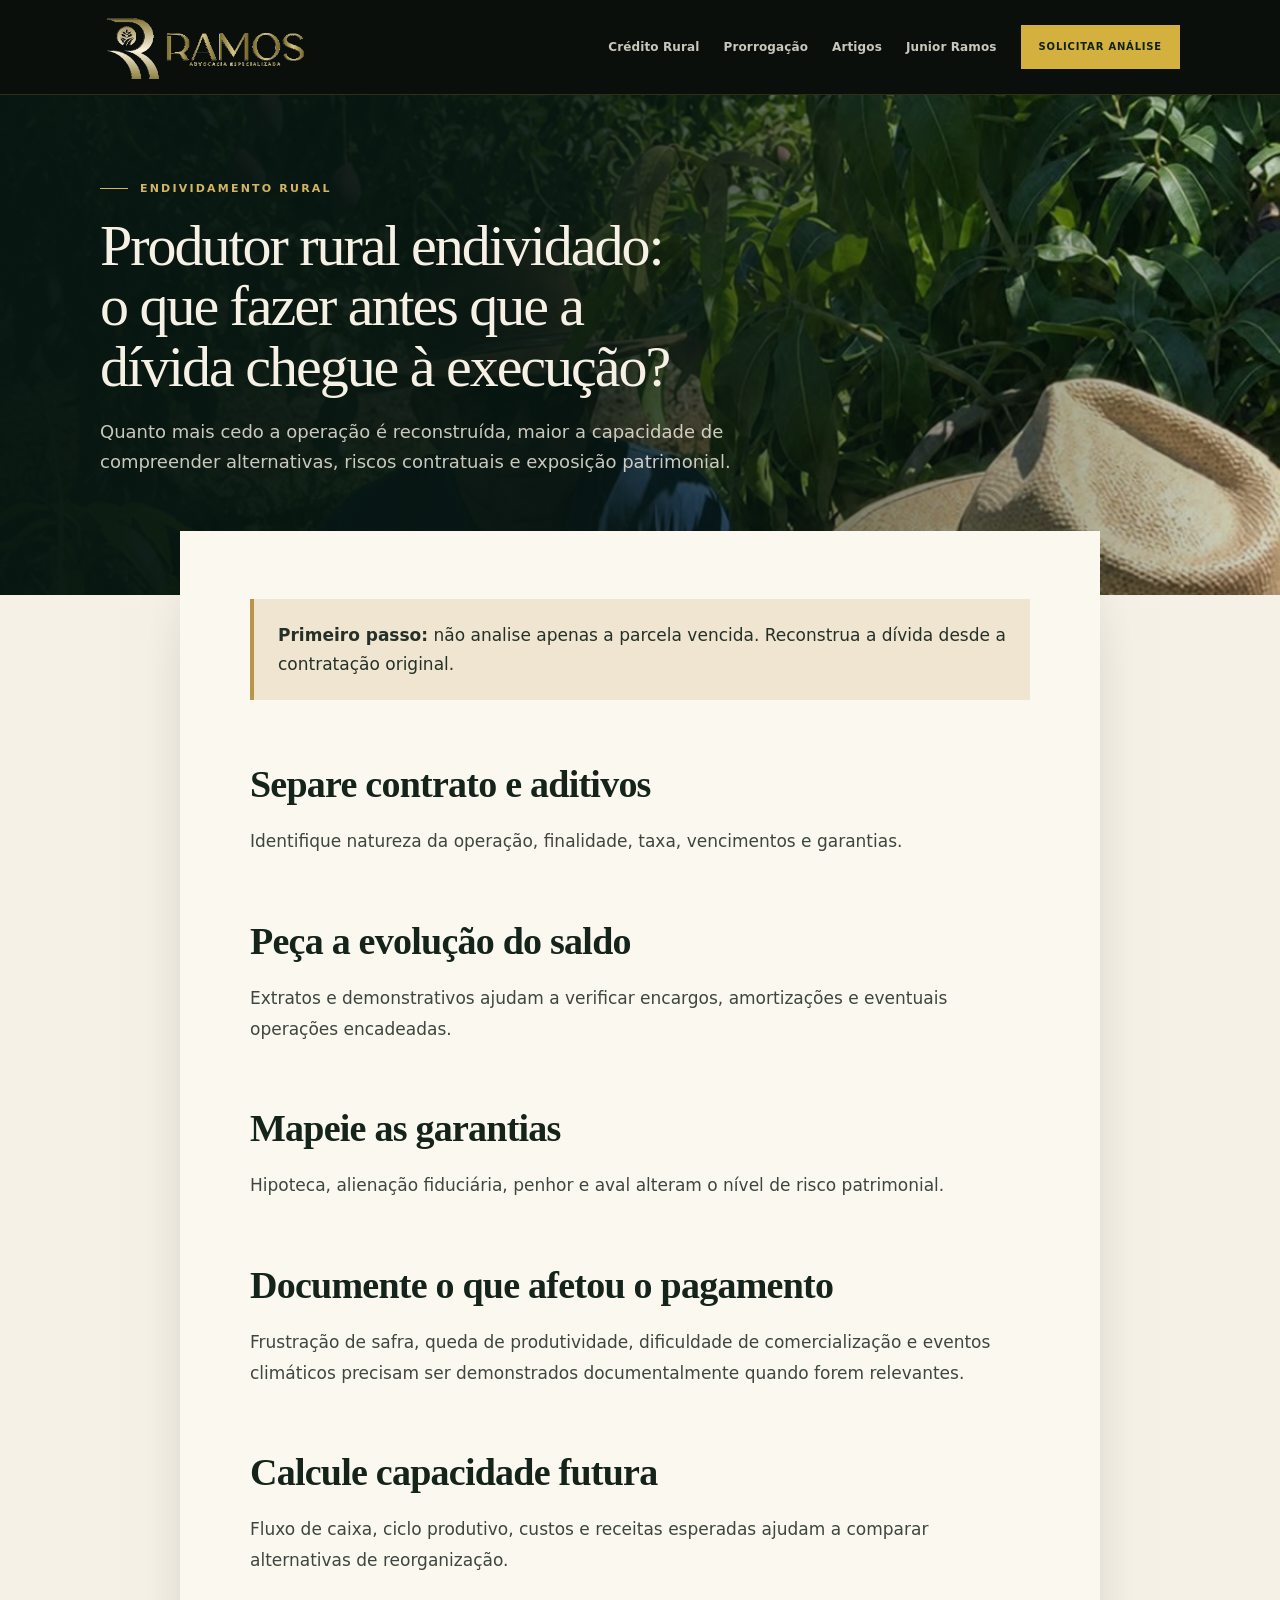
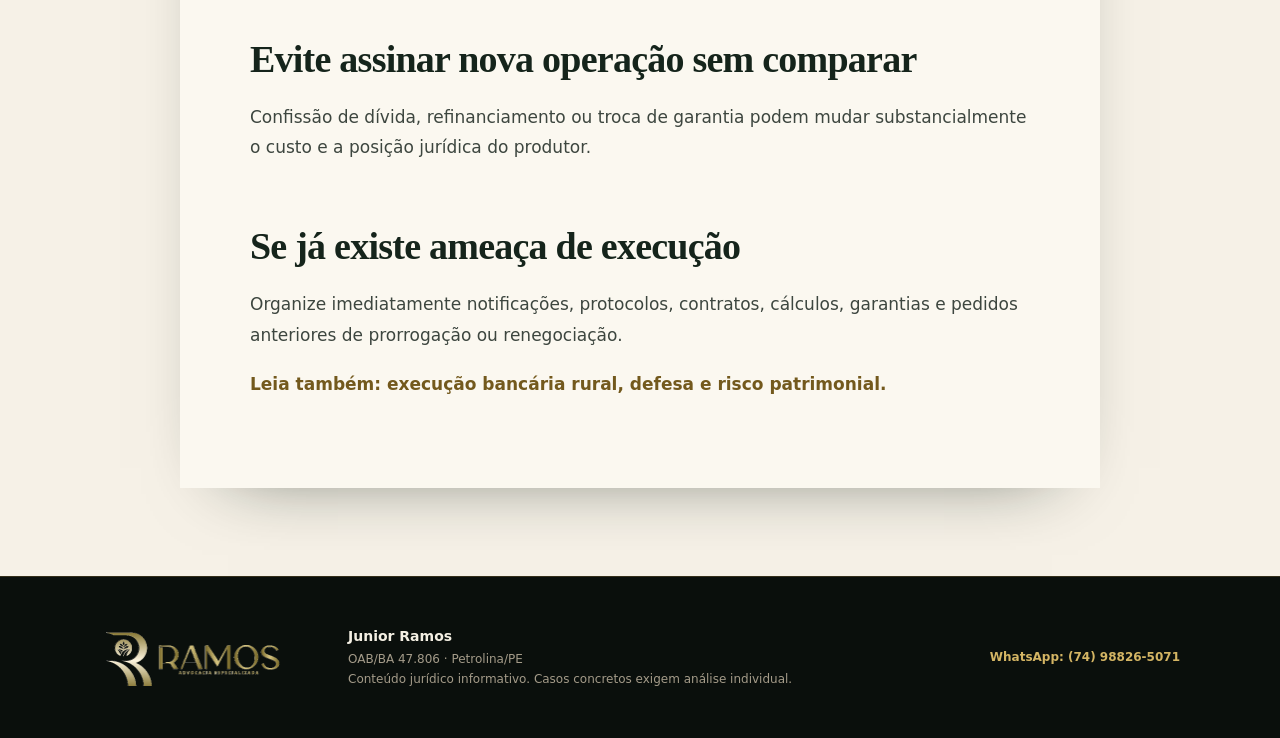
<file: artigos/produtor-rural-endividado/index.html>
<!doctype html><html lang="pt-BR"><head><meta charset="utf-8"><meta name="viewport" content="width=device-width,initial-scale=1"><title>Produtor rural endividado: o que fazer antes que a dívida chegue à execução?</title><meta name="description" content="Providências práticas para o produtor rural organizar contratos, garantias, documentos e capacidade de pagamento antes do agravamento da cobrança bancária."><meta name="robots" content="index,follow,max-image-preview:large,max-snippet:-1,max-video-preview:-1"><link rel="canonical" href="https://defesa.ramosadvespecializada.com/artigos/produtor-rural-endividado/"><link rel="stylesheet" href="../../editorial.css?v=20260826-4"><meta property="og:type" content="article"><meta property="og:locale" content="pt_BR"><meta property="og:title" content="Produtor rural endividado: o que fazer antes que a dívida chegue à execução?"><meta property="og:description" content="Providências práticas para organizar contratos, garantias, documentos e capacidade de pagamento antes do agravamento da cobrança bancária."><meta property="og:url" content="https://defesa.ramosadvespecializada.com/artigos/produtor-rural-endividado/"><meta property="og:image" content="https://defesa.ramosadvespecializada.com/assets/discover/credito-rural.jpg"><meta property="og:image:width" content="1200"><meta property="og:image:height" content="675"><meta name="twitter:card" content="summary_large_image"><meta name="twitter:title" content="Produtor rural endividado: o que fazer antes que a dívida chegue à execução?"><meta name="twitter:description" content="Providências práticas para organizar contratos, garantias, documentos e capacidade de pagamento antes do agravamento da cobrança bancária."><meta name="twitter:image" content="https://defesa.ramosadvespecializada.com/assets/discover/credito-rural.jpg"><script type="application/ld+json">{"@context":"https://schema.org","@type":"Article","headline":"Produtor rural endividado: o que fazer antes que a dívida chegue à execução?","description":"Providências práticas para o produtor rural organizar contratos, garantias, documentos e capacidade de pagamento antes do agravamento da cobrança bancária.","mainEntityOfPage":{"@type":"WebPage","@id":"https://defesa.ramosadvespecializada.com/artigos/produtor-rural-endividado/"},"datePublished":"2026-08-25T21:00:00-03:00","dateModified":"2026-08-26T05:40:00-03:00","image":["https://defesa.ramosadvespecializada.com/assets/discover/credito-rural.jpg"],"author":{"@type":"Person","@id":"https://defesa.ramosadvespecializada.com/junior-ramos/#person","name":"Junior Ramos","url":"https://defesa.ramosadvespecializada.com/junior-ramos/"},"publisher":{"@type":"LegalService","@id":"https://defesa.ramosadvespecializada.com/#organization","name":"Ramos Advocacia Especializada","url":"https://defesa.ramosadvespecializada.com/","logo":{"@type":"ImageObject","url":"https://defesa.ramosadvespecializada.com/logo_ramos_advocacia.png"}},"inLanguage":"pt-BR"}</script></head><body class="editorial-premium article-page"><header class="top"><div class="container nav"><a class="brand-logo" href="/" aria-label="Ramos Advocacia Especializada"><img src="/logo_ramos_advocacia.png" alt="Ramos Advocacia Especializada"></a><nav class="navlinks" aria-label="Navegação principal"><a href="/credito-rural/">Crédito Rural</a><a href="/prorrogacao-divida-rural/">Prorrogação</a><a href="/artigos/">Artigos</a><a href="/junior-ramos/">Junior Ramos</a><a class="nav-cta" href="https://wa.me/5574988265071?text=Ol%C3%A1%2C%20gostaria%20de%20solicitar%20uma%20an%C3%A1lise%20do%20meu%20caso." rel="noopener">Solicitar análise</a></nav></div></header><main><section class="hero editorial-hero" style="--hero-image:url('/assets/discover/credito-rural.jpg')"><div class="container"><span class="eyebrow">Endividamento rural</span><h1>Produtor rural endividado: o que fazer antes que a dívida chegue à execução?</h1><p class="lede">Quanto mais cedo a operação é reconstruída, maior a capacidade de compreender alternativas, riscos contratuais e exposição patrimonial.</p></div></section><section class="section paper"><div class="container article"><div class="callout"><strong>Primeiro passo:</strong> não analise apenas a parcela vencida. Reconstrua a dívida desde a contratação original.</div><h2>Separe contrato e aditivos</h2><p>Identifique natureza da operação, finalidade, taxa, vencimentos e garantias.</p><h2>Peça a evolução do saldo</h2><p>Extratos e demonstrativos ajudam a verificar encargos, amortizações e eventuais operações encadeadas.</p><h2>Mapeie as garantias</h2><p>Hipoteca, alienação fiduciária, penhor e aval alteram o nível de risco patrimonial.</p><h2>Documente o que afetou o pagamento</h2><p>Frustração de safra, queda de produtividade, dificuldade de comercialização e eventos climáticos precisam ser demonstrados documentalmente quando forem relevantes.</p><h2>Calcule capacidade futura</h2><p>Fluxo de caixa, ciclo produtivo, custos e receitas esperadas ajudam a comparar alternativas de reorganização.</p><h2>Evite assinar nova operação sem comparar</h2><p>Confissão de dívida, refinanciamento ou troca de garantia podem mudar substancialmente o custo e a posição jurídica do produtor.</p><h2>Se já existe ameaça de execução</h2><p>Organize imediatamente notificações, protocolos, contratos, cálculos, garantias e pedidos anteriores de prorrogação ou renegociação.</p><p><a href="../../execucao-bancaria-rural/">Leia também: execução bancária rural, defesa e risco patrimonial.</a></p></div></section></main><footer class="footer"><div class="container footer-inner"><a class="footer-brand" href="/" aria-label="Ramos Advocacia Especializada"><img src="/logo_ramos_advocacia.png" alt="Ramos Advocacia Especializada"></a><div><strong>Junior Ramos</strong><br>OAB/BA 47.806 · Petrolina/PE<br><span>Conteúdo jurídico informativo. Casos concretos exigem análise individual.</span></div><a class="footer-contact" href="https://wa.me/5574988265071" rel="noopener">WhatsApp: (74) 98826-5071</a></div></footer></body></html>
</file>
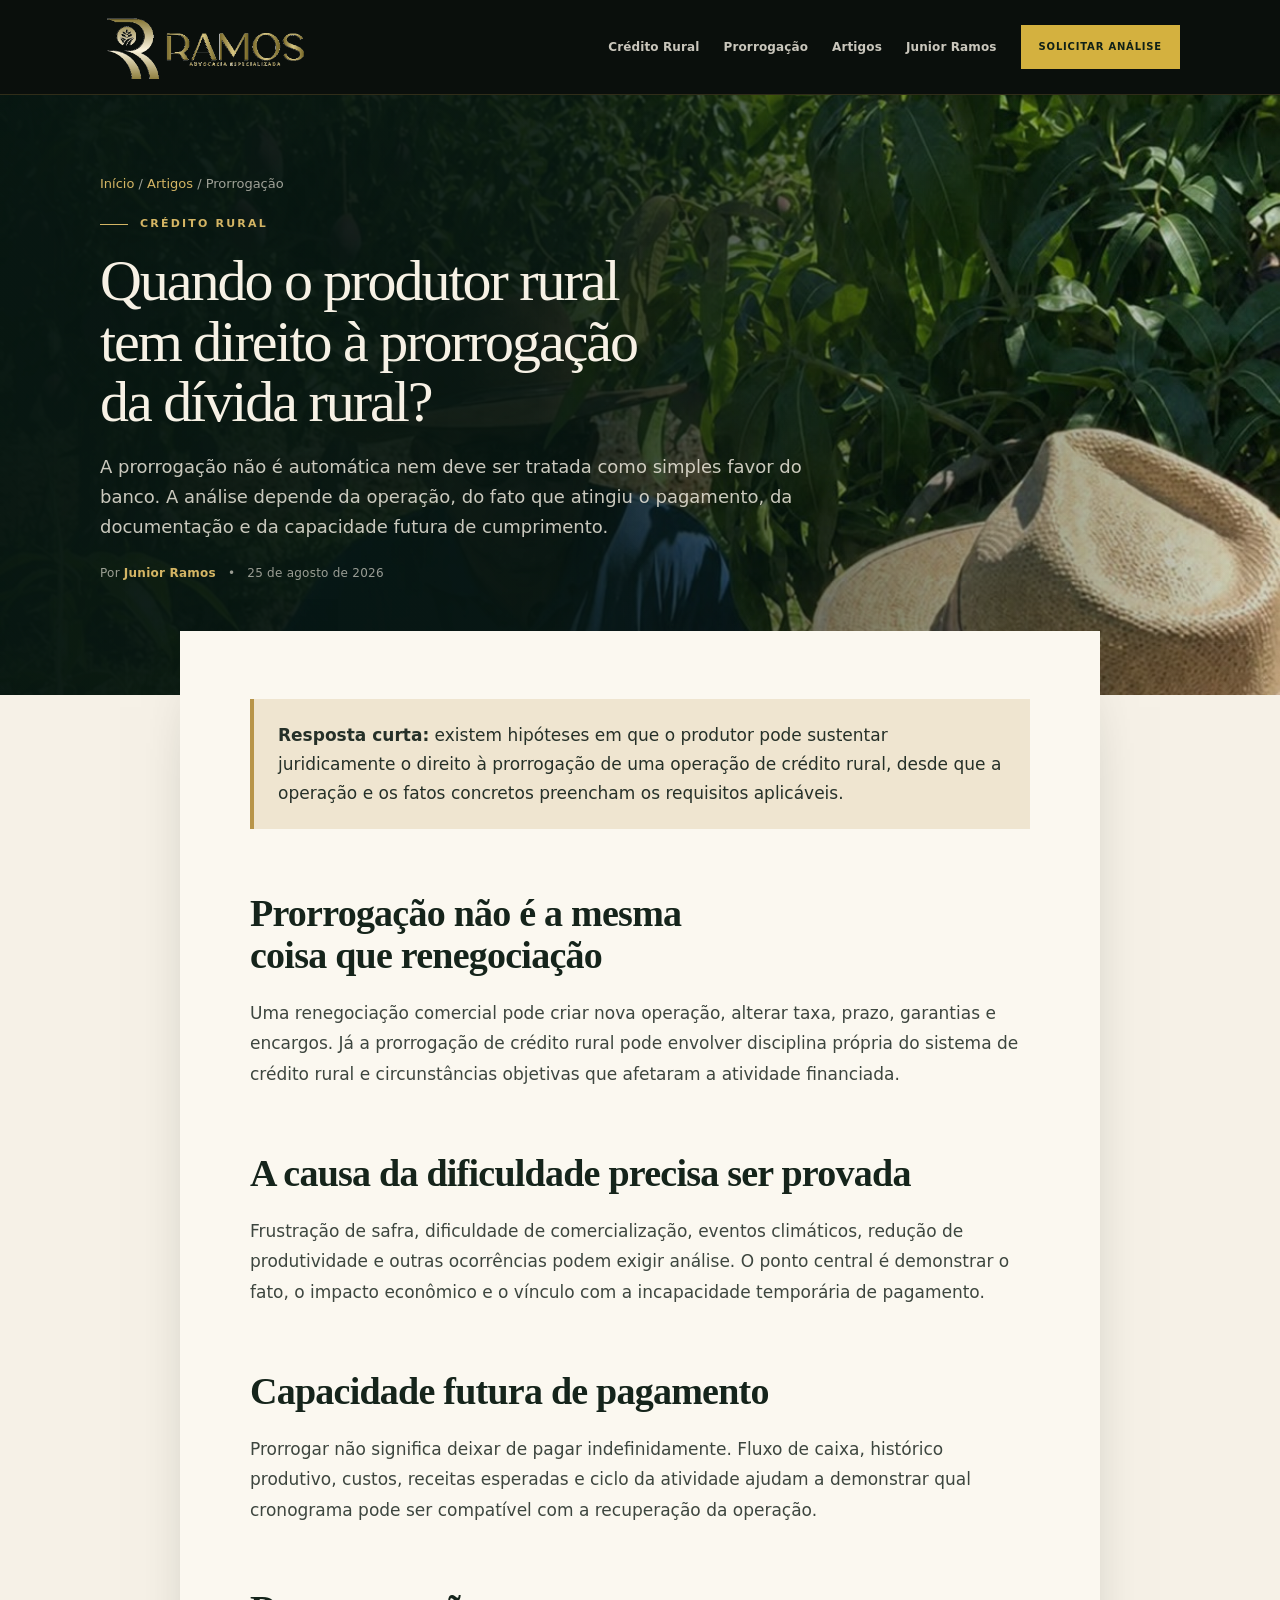
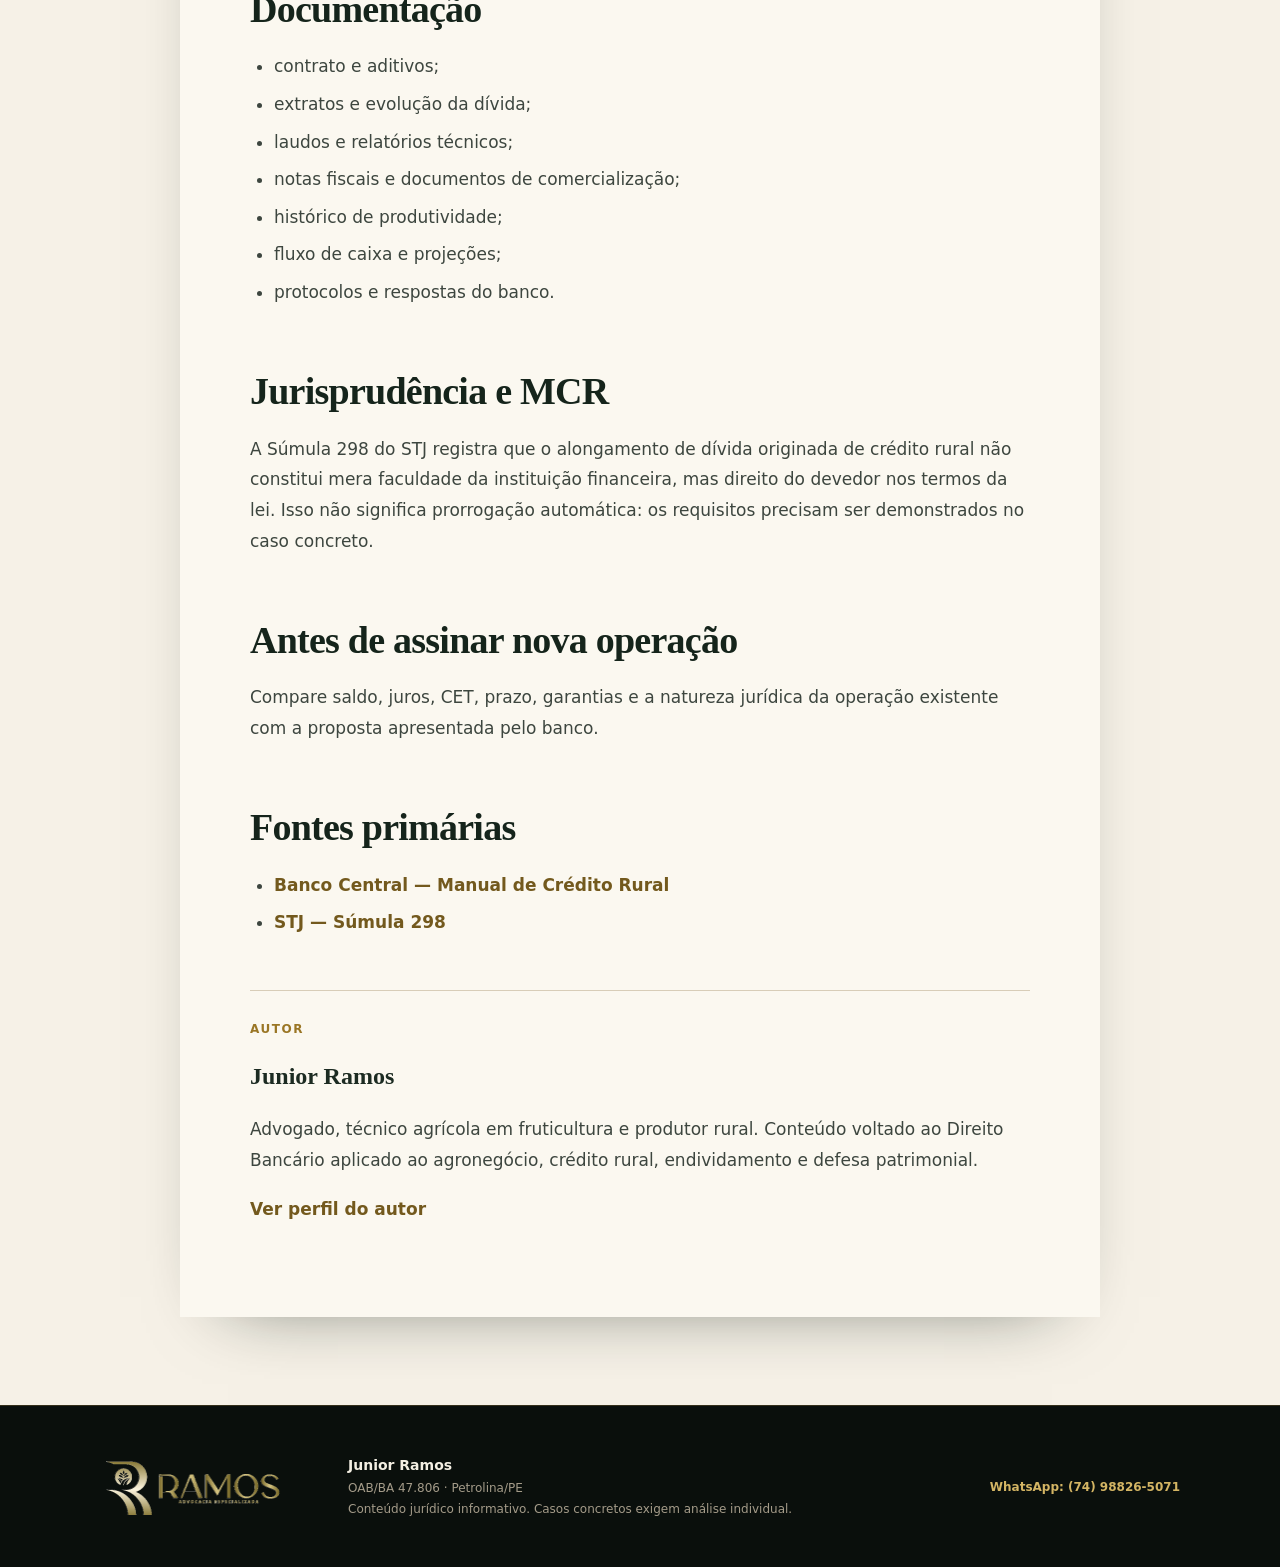
<file: artigos/quando-produtor-rural-tem-direito-prorrogacao-divida-rural/index.html>
<!doctype html><html lang="pt-BR"><head><meta charset="utf-8"><meta name="viewport" content="width=device-width,initial-scale=1"><title>Quando o produtor rural tem direito à prorrogação da dívida rural?</title><meta name="description" content="Entenda quando a prorrogação da dívida rural pode ser juridicamente discutida, quais circunstâncias devem ser comprovadas e por que o pedido não é automático."><meta name="robots" content="index,follow,max-image-preview:large,max-snippet:-1,max-video-preview:-1"><link rel="canonical" href="https://defesa.ramosadvespecializada.com/artigos/quando-produtor-rural-tem-direito-prorrogacao-divida-rural/"><meta property="og:type" content="article"><meta property="og:locale" content="pt_BR"><meta property="og:title" content="Quando o produtor rural tem direito à prorrogação da dívida rural?"><meta property="og:description" content="A resposta depende da natureza da operação, da causa da dificuldade, da prova e da capacidade futura de pagamento."><meta property="og:url" content="https://defesa.ramosadvespecializada.com/artigos/quando-produtor-rural-tem-direito-prorrogacao-divida-rural/"><meta property="og:image" content="https://defesa.ramosadvespecializada.com/assets/discover/credito-rural.jpg"><meta property="og:image:width" content="1200"><meta property="og:image:height" content="675"><meta name="twitter:card" content="summary_large_image"><meta name="twitter:title" content="Quando o produtor rural tem direito à prorrogação da dívida rural?"><meta name="twitter:description" content="Natureza da operação, causa da dificuldade, prova e capacidade futura de pagamento."><meta name="twitter:image" content="https://defesa.ramosadvespecializada.com/assets/discover/credito-rural.jpg"><link rel="stylesheet" href="../../editorial.css?v=20260826-4"><script type="application/ld+json">{"@context":"https://schema.org","@type":"Article","headline":"Quando o produtor rural tem direito à prorrogação da dívida rural?","description":"Entenda quando a prorrogação da dívida rural pode ser juridicamente discutida, quais circunstâncias devem ser comprovadas e por que o pedido não é automático.","mainEntityOfPage":{"@type":"WebPage","@id":"https://defesa.ramosadvespecializada.com/artigos/quando-produtor-rural-tem-direito-prorrogacao-divida-rural/"},"datePublished":"2026-08-25T21:00:00-03:00","dateModified":"2026-08-26T05:40:00-03:00","image":["https://defesa.ramosadvespecializada.com/assets/discover/credito-rural.jpg"],"author":{"@type":"Person","@id":"https://defesa.ramosadvespecializada.com/junior-ramos/#person","name":"Junior Ramos","url":"https://defesa.ramosadvespecializada.com/junior-ramos/"},"publisher":{"@type":"LegalService","@id":"https://defesa.ramosadvespecializada.com/#organization","name":"Ramos Advocacia Especializada","url":"https://defesa.ramosadvespecializada.com/","logo":{"@type":"ImageObject","url":"https://defesa.ramosadvespecializada.com/logo_ramos_advocacia.png"}},"inLanguage":"pt-BR"}</script></head><body class="editorial-premium article-page"><header class="top"><div class="container nav"><a class="brand-logo" href="/" aria-label="Ramos Advocacia Especializada"><img src="/logo_ramos_advocacia.png" alt="Ramos Advocacia Especializada"></a><nav class="navlinks" aria-label="Navegação principal"><a href="/credito-rural/">Crédito Rural</a><a href="/prorrogacao-divida-rural/">Prorrogação</a><a href="/artigos/">Artigos</a><a href="/junior-ramos/">Junior Ramos</a><a class="nav-cta" href="https://wa.me/5574988265071?text=Ol%C3%A1%2C%20gostaria%20de%20solicitar%20uma%20an%C3%A1lise%20do%20meu%20caso." rel="noopener">Solicitar análise</a></nav></div></header><main><section class="hero editorial-hero" style="--hero-image:url('/assets/discover/credito-rural.jpg')"><div class="container"><div class="breadcrumb"><a href="../../">Início</a> / <a href="../">Artigos</a> / Prorrogação</div><span class="eyebrow">Crédito rural</span><h1>Quando o produtor rural tem direito à prorrogação da dívida rural?</h1><p class="lede">A prorrogação não é automática nem deve ser tratada como simples favor do banco. A análise depende da operação, do fato que atingiu o pagamento, da documentação e da capacidade futura de cumprimento.</p><div class="meta"><span>Por <a href="../../junior-ramos/">Junior Ramos</a></span><span>•</span><time datetime="2026-08-25">25 de agosto de 2026</time></div></div></section><section class="section paper"><div class="container article"><div class="callout"><strong>Resposta curta:</strong> existem hipóteses em que o produtor pode sustentar juridicamente o direito à prorrogação de uma operação de crédito rural, desde que a operação e os fatos concretos preencham os requisitos aplicáveis.</div><h2>Prorrogação não é a mesma coisa que renegociação</h2><p>Uma renegociação comercial pode criar nova operação, alterar taxa, prazo, garantias e encargos. Já a prorrogação de crédito rural pode envolver disciplina própria do sistema de crédito rural e circunstâncias objetivas que afetaram a atividade financiada.</p><h2>A causa da dificuldade precisa ser provada</h2><p>Frustração de safra, dificuldade de comercialização, eventos climáticos, redução de produtividade e outras ocorrências podem exigir análise. O ponto central é demonstrar o fato, o impacto econômico e o vínculo com a incapacidade temporária de pagamento.</p><h2>Capacidade futura de pagamento</h2><p>Prorrogar não significa deixar de pagar indefinidamente. Fluxo de caixa, histórico produtivo, custos, receitas esperadas e ciclo da atividade ajudam a demonstrar qual cronograma pode ser compatível com a recuperação da operação.</p><h2>Documentação</h2><ul><li>contrato e aditivos;</li><li>extratos e evolução da dívida;</li><li>laudos e relatórios técnicos;</li><li>notas fiscais e documentos de comercialização;</li><li>histórico de produtividade;</li><li>fluxo de caixa e projeções;</li><li>protocolos e respostas do banco.</li></ul><h2>Jurisprudência e MCR</h2><p>A Súmula 298 do STJ registra que o alongamento de dívida originada de crédito rural não constitui mera faculdade da instituição financeira, mas direito do devedor nos termos da lei. Isso não significa prorrogação automática: os requisitos precisam ser demonstrados no caso concreto.</p><h2>Antes de assinar nova operação</h2><p>Compare saldo, juros, CET, prazo, garantias e a natureza jurídica da operação existente com a proposta apresentada pelo banco.</p><h2>Fontes primárias</h2><ul><li><a href="https://www3.bcb.gov.br/mcr/completo" rel="noopener">Banco Central — Manual de Crédito Rural</a></li><li><a href="https://arquivocidadao.stj.jus.br/index.php/sumula-298-2" rel="noopener">STJ — Súmula 298</a></li></ul><div class="authorbox"><div class="kicker">Autor</div><h3>Junior Ramos</h3><p>Advogado, técnico agrícola em fruticultura e produtor rural. Conteúdo voltado ao Direito Bancário aplicado ao agronegócio, crédito rural, endividamento e defesa patrimonial.</p><p><a href="../../junior-ramos/">Ver perfil do autor</a></p></div></div></section></main><footer class="footer"><div class="container footer-inner"><a class="footer-brand" href="/" aria-label="Ramos Advocacia Especializada"><img src="/logo_ramos_advocacia.png" alt="Ramos Advocacia Especializada"></a><div><strong>Junior Ramos</strong><br>OAB/BA 47.806 · Petrolina/PE<br><span>Conteúdo jurídico informativo. Casos concretos exigem análise individual.</span></div><a class="footer-contact" href="https://wa.me/5574988265071" rel="noopener">WhatsApp: (74) 98826-5071</a></div></footer></body></html>
</file>
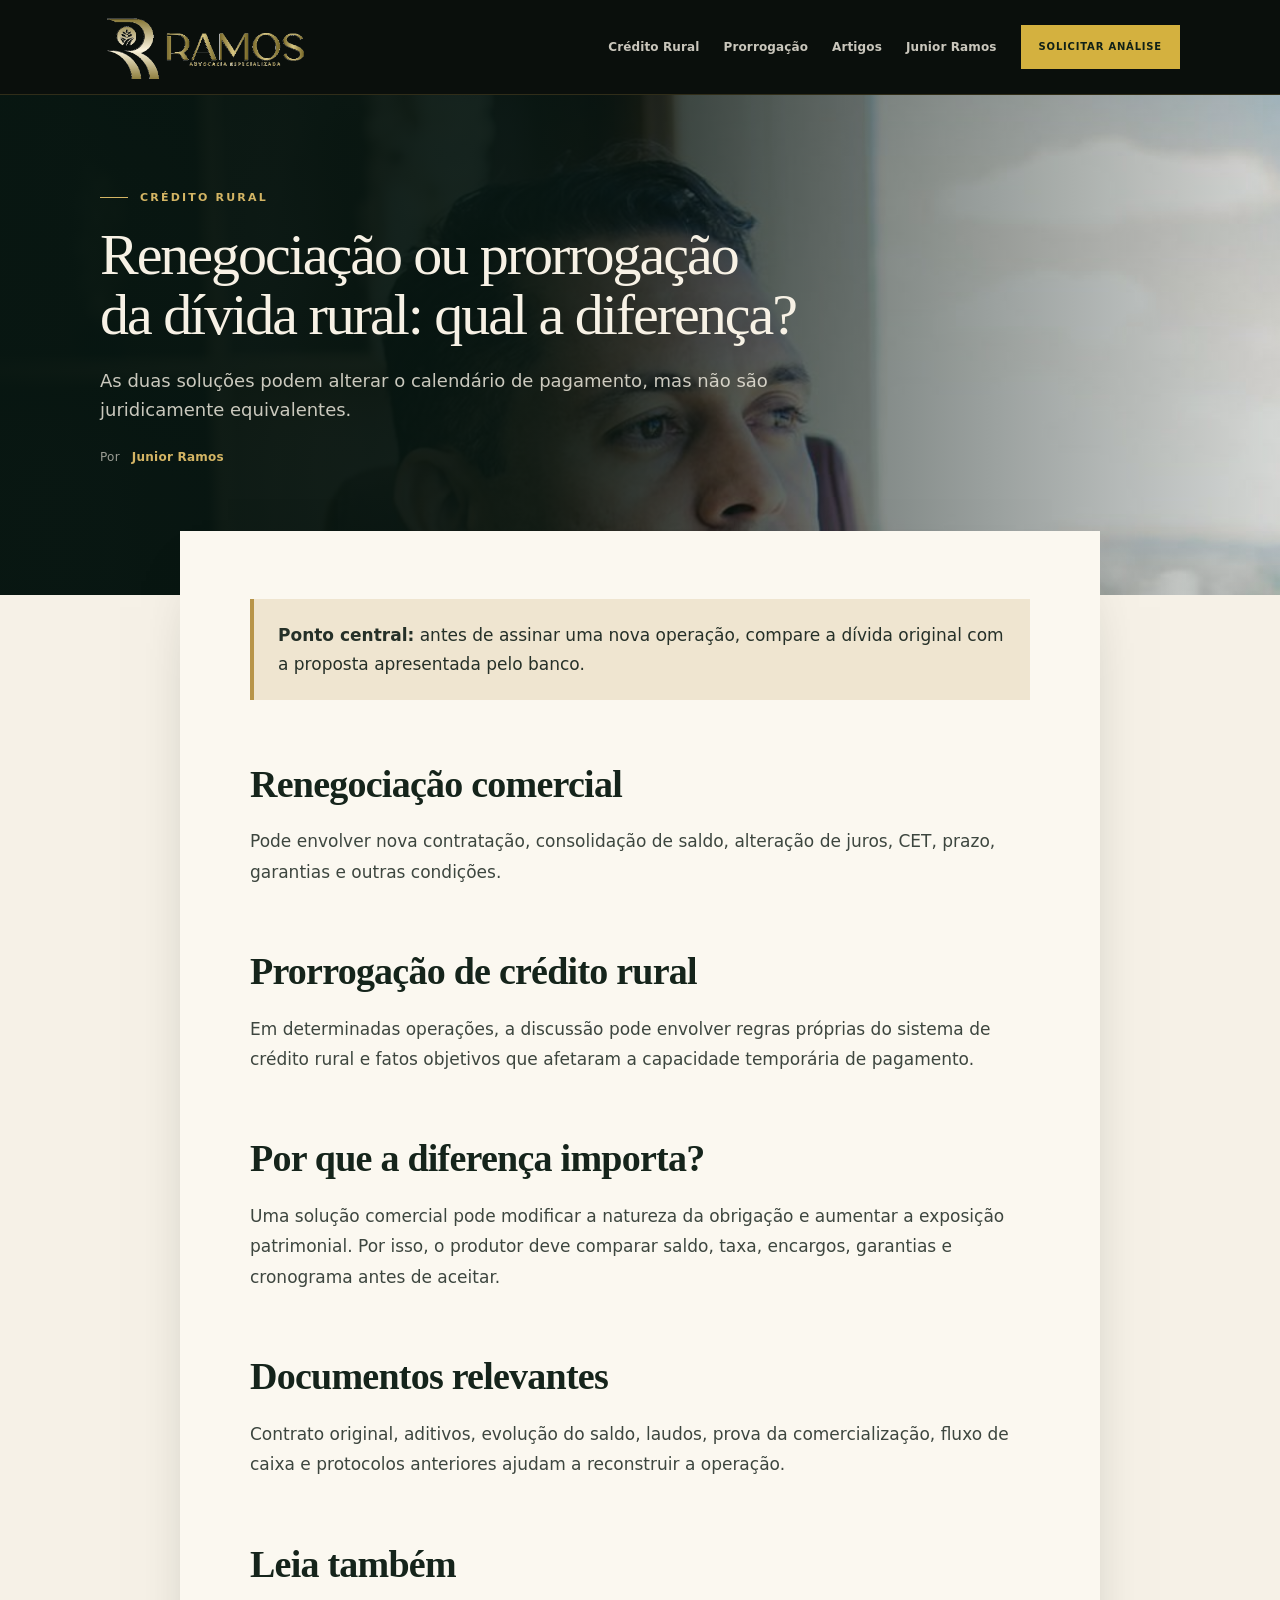
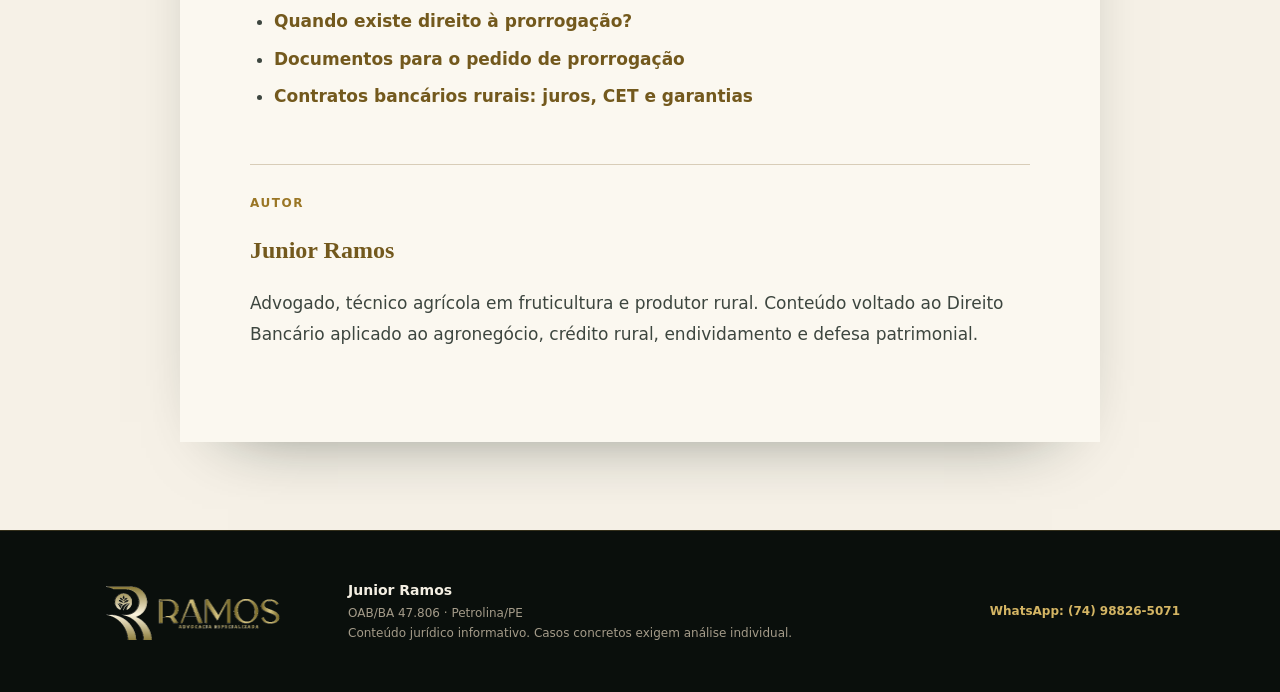
<file: artigos/renegociacao-ou-prorrogacao-divida-rural/index.html>
<!doctype html><html lang="pt-BR"><head><meta charset="utf-8"><meta name="viewport" content="width=device-width,initial-scale=1"><title>Renegociação ou prorrogação da dívida rural: qual a diferença?</title><meta name="description" content="Entenda a diferença entre renegociação comercial e prorrogação de crédito rural, os efeitos sobre juros, garantias, prazo e natureza da obrigação."><meta name="robots" content="index,follow,max-image-preview:large,max-snippet:-1,max-video-preview:-1"><link rel="canonical" href="https://defesa.ramosadvespecializada.com/artigos/renegociacao-ou-prorrogacao-divida-rural/"><link rel="stylesheet" href="../../editorial.css?v=20260826-4"><script type="application/ld+json">{"@context":"https://schema.org","@type":"Article","headline":"Renegociação ou prorrogação da dívida rural: qual a diferença?","description":"Entenda a diferença entre renegociação comercial e prorrogação de crédito rural, os efeitos sobre juros, garantias, prazo e natureza da obrigação.","mainEntityOfPage":{"@type":"WebPage","@id":"https://defesa.ramosadvespecializada.com/artigos/renegociacao-ou-prorrogacao-divida-rural/"},"datePublished":"2026-08-26T05:45:00-03:00","dateModified":"2026-08-26T05:45:00-03:00","author":{"@type":"Person","@id":"https://defesa.ramosadvespecializada.com/junior-ramos/#person","name":"Junior Ramos","url":"https://defesa.ramosadvespecializada.com/junior-ramos/"},"publisher":{"@type":"LegalService","@id":"https://defesa.ramosadvespecializada.com/#organization","name":"Ramos Advocacia Especializada","url":"https://defesa.ramosadvespecializada.com/","logo":{"@type":"ImageObject","url":"https://defesa.ramosadvespecializada.com/logo_ramos_advocacia.png"}},"inLanguage":"pt-BR"}</script><meta property="og:url" content="https://defesa.ramosadvespecializada.com/artigos/renegociacao-ou-prorrogacao-divida-rural/"><meta property="og:image" content="https://defesa.ramosadvespecializada.com/assets/discover/contratos-bancarios-rurais.jpg"><meta property="og:image:width" content="1200"><meta property="og:image:height" content="675"><meta name="twitter:card" content="summary_large_image"><meta name="twitter:title" content="Renegociação ou prorrogação da dívida rural: qual a diferença?"><meta name="twitter:description" content="Entenda a diferença entre renegociação comercial e prorrogação de crédito rural, os efeitos sobre juros, garantias, prazo e natureza da obrigação."><meta name="twitter:image" content="https://defesa.ramosadvespecializada.com/assets/discover/contratos-bancarios-rurais.jpg"></head><body class="editorial-premium article-page"><header class="top"><div class="container nav"><a class="brand-logo" href="/" aria-label="Ramos Advocacia Especializada"><img src="/logo_ramos_advocacia.png" alt="Ramos Advocacia Especializada"></a><nav class="navlinks" aria-label="Navegação principal"><a href="/credito-rural/">Crédito Rural</a><a href="/prorrogacao-divida-rural/">Prorrogação</a><a href="/artigos/">Artigos</a><a href="/junior-ramos/">Junior Ramos</a><a class="nav-cta" href="https://wa.me/5574988265071?text=Ol%C3%A1%2C%20gostaria%20de%20solicitar%20uma%20an%C3%A1lise%20do%20meu%20caso." rel="noopener">Solicitar análise</a></nav></div></header><main><section class="hero editorial-hero" style="--hero-image:url('/assets/discover/contratos-bancarios-rurais.jpg')"><div class="container"><span class="eyebrow">Crédito rural</span><h1>Renegociação ou prorrogação da dívida rural: qual a diferença?</h1><p class="lede">As duas soluções podem alterar o calendário de pagamento, mas não são juridicamente equivalentes.</p><div class="meta">Por <a href="../../junior-ramos/">Junior Ramos</a></div></div></section><section class="section paper"><div class="container article"><div class="callout"><strong>Ponto central:</strong> antes de assinar uma nova operação, compare a dívida original com a proposta apresentada pelo banco.</div><h2>Renegociação comercial</h2><p>Pode envolver nova contratação, consolidação de saldo, alteração de juros, CET, prazo, garantias e outras condições.</p><h2>Prorrogação de crédito rural</h2><p>Em determinadas operações, a discussão pode envolver regras próprias do sistema de crédito rural e fatos objetivos que afetaram a capacidade temporária de pagamento.</p><h2>Por que a diferença importa?</h2><p>Uma solução comercial pode modificar a natureza da obrigação e aumentar a exposição patrimonial. Por isso, o produtor deve comparar saldo, taxa, encargos, garantias e cronograma antes de aceitar.</p><h2>Documentos relevantes</h2><p>Contrato original, aditivos, evolução do saldo, laudos, prova da comercialização, fluxo de caixa e protocolos anteriores ajudam a reconstruir a operação.</p><h2>Leia também</h2><ul><li><a href="../quando-produtor-rural-tem-direito-prorrogacao-divida-rural/">Quando existe direito à prorrogação?</a></li><li><a href="../documentos-pedido-prorrogacao-divida-rural/">Documentos para o pedido de prorrogação</a></li><li><a href="../../contratos-bancarios-rurais/">Contratos bancários rurais: juros, CET e garantias</a></li></ul><div class="authorbox"><div class="kicker">Autor</div><h3><a href="../../junior-ramos/">Junior Ramos</a></h3><p>Advogado, técnico agrícola em fruticultura e produtor rural. Conteúdo voltado ao Direito Bancário aplicado ao agronegócio, crédito rural, endividamento e defesa patrimonial.</p></div></div></section></main><footer class="footer"><div class="container footer-inner"><a class="footer-brand" href="/" aria-label="Ramos Advocacia Especializada"><img src="/logo_ramos_advocacia.png" alt="Ramos Advocacia Especializada"></a><div><strong>Junior Ramos</strong><br>OAB/BA 47.806 · Petrolina/PE<br><span>Conteúdo jurídico informativo. Casos concretos exigem análise individual.</span></div><a class="footer-contact" href="https://wa.me/5574988265071" rel="noopener">WhatsApp: (74) 98826-5071</a></div></footer></body></html>
</file>
<file: editorial.css>
:root{--bg:#0A0F0C;--ink:#15201A;--green:#0F2620;--gold:#B8954A;--gold2:#D4B564;--cream:#F4EFE3;--paper:#FBF7EC;--muted:#918978;--rule:rgba(184,149,74,.24);--serif:Georgia,'Times New Roman',serif;--sans:Inter,Arial,sans-serif}*{box-sizing:border-box}html{scroll-behavior:smooth}body{margin:0;background:var(--bg);color:#e9e2d2;font:17px/1.68 var(--sans)}a{color:var(--gold2);text-decoration:none}a:hover{text-decoration:underline}.container{width:min(1080px,calc(100% - 40px));margin:auto}.top{position:sticky;top:0;z-index:20;background:rgba(10,15,12,.96);border-bottom:1px solid var(--rule)}.nav{min-height:72px;display:flex;justify-content:space-between;align-items:center;gap:20px}.brand{font-family:var(--serif);font-size:20px;font-weight:700;color:var(--cream)}.brand small{display:block;font:10px var(--sans);letter-spacing:.14em;text-transform:uppercase;color:var(--gold2)}.navlinks{display:flex;gap:18px;flex-wrap:wrap;font-size:13px}.hero{padding:68px 0 54px;background:radial-gradient(circle at 85% 10%,rgba(184,149,74,.12),transparent 35%),linear-gradient(180deg,#0A0F0C,#15201A)}.eyebrow{font-size:12px;font-weight:800;letter-spacing:.16em;text-transform:uppercase;color:var(--gold2)}h1,h2,h3{font-family:var(--serif);line-height:1.14}h1{font-size:clamp(38px,6vw,64px);max-width:920px;color:var(--cream);margin:.25em 0}h2{font-size:clamp(28px,4vw,42px);margin:1.45em 0 .45em}h3{font-size:23px}.lede{font-size:20px;color:#d7d0bf;max-width:860px}.section{padding:56px 0}.paper{background:var(--paper);color:#1d261f}.paper h2,.paper h3{color:#172019}.paper a{color:#6f531a}.article{max-width:820px}.article p{margin:0 0 1.1em}.breadcrumb,.meta{font-size:13px;color:var(--muted)}.meta{display:flex;gap:12px;flex-wrap:wrap;margin-top:18px}.callout{border-left:4px solid var(--gold);background:#f2ead9;padding:18px 20px;margin:28px 0}.grid{display:grid;grid-template-columns:repeat(3,1fr);gap:18px}.card{padding:22px;border:1px solid #ddd5c5;background:#fff;border-radius:10px}.card h3{margin-top:0}.kicker{font-size:12px;font-weight:800;letter-spacing:.13em;text-transform:uppercase;color:var(--gold)}.authorbox{border-top:1px solid #ddd5c5;border-bottom:1px solid #ddd5c5;padding:24px 0;margin:42px 0}.footer{padding:34px 0;border-top:1px solid var(--rule);color:var(--muted);font-size:13px}.preferred{margin:40px 0;padding:24px;border:1px solid rgba(184,149,74,.35);border-radius:10px;background:#111b16;color:var(--cream)}ul{padding-left:22px}@media(max-width:800px){.grid{grid-template-columns:1fr}.navlinks{display:none}}


/* DIRECAO VISUAL PREMIUM DO HUB */
@import url('https://fonts.googleapis.com/css2?family=Fraunces:opsz,wght@9..144,500;9..144,600&family=Inter:wght@400;500;600;700&display=swap');
.library-page{background:#0a0f0c;color:#f4efe3;font-family:Inter,system-ui,-apple-system,sans-serif}
.library-page .top{position:relative;background:#0a0f0c;border-bottom:1px solid rgba(184,149,74,.22)}
.library-page .nav{min-height:102px}
.library-page .brand-logo{display:flex;align-items:center;color:#f4efe3}
.library-page .brand-logo:hover{text-decoration:none}
.library-page .brand-logo img{width:224px;height:auto;display:block}
.library-page .navlinks{align-items:center;gap:28px}
.library-page .navlinks a{color:rgba(244,239,227,.84);font-size:12px;font-weight:500;letter-spacing:.02em}
.library-page .navlinks a:hover{color:#d4b564;text-decoration:none}
.library-page .nav-cta{display:inline-flex;align-items:center;justify-content:center;min-height:46px;padding:0 20px;background:#d4b13f;color:#102117!important;font-size:11px!important;font-weight:800!important;letter-spacing:.08em!important;text-transform:uppercase}
.library-page .library-hero{min-height:560px;padding:0;display:flex;align-items:center;background:linear-gradient(90deg,rgba(7,22,17,.98) 0%,rgba(7,22,17,.9) 42%,rgba(7,22,17,.48) 65%,rgba(7,22,17,.12) 100%),url('assets/discover/contratos-bancarios-rurais.jpg') center right/cover no-repeat}
.library-page .library-hero .container{padding-top:72px;padding-bottom:76px}
.library-page .library-hero .hero-copy{max-width:680px}
.library-page .eyebrow{display:flex;align-items:center;gap:12px;font-size:11px;font-weight:700;letter-spacing:.2em;color:#d4b564}
.library-page .eyebrow::before{content:"";width:28px;height:1px;background:#d4b564}
.library-page .library-hero h1{max-width:680px;margin:20px 0 22px;font-family:Fraunces,Georgia,serif;font-size:clamp(48px,6vw,76px);font-weight:500;line-height:1.02;letter-spacing:-.035em}
.library-page .library-hero h1 em{display:block;color:#d4b564;font-weight:500}
.library-page .library-hero .lede{max-width:610px;margin:0;color:rgba(244,239,227,.82);font-size:18px;line-height:1.65}
.library-page .hero-actions{display:flex;flex-wrap:wrap;gap:12px;margin-top:30px}
.library-page .hero-button{display:inline-flex;align-items:center;justify-content:center;min-height:54px;padding:0 24px;background:#d4b13f;color:#102117;font-size:12px;font-weight:800;letter-spacing:.07em;text-transform:uppercase}
.library-page .hero-button:hover{background:#e2c15b;color:#102117;text-decoration:none}
.library-page .hero-link{display:inline-flex;align-items:center;min-height:54px;padding:0 20px;border:1px solid rgba(212,181,100,.55);color:#f4efe3;font-size:12px;font-weight:700;letter-spacing:.06em;text-transform:uppercase}
.library-page .hero-link:hover{border-color:#d4b564;color:#d4b564;text-decoration:none}
.library-page .library-content{padding:84px 0 96px;background:#f7f2e7;color:#18231d}
.library-page .section-heading{display:grid;grid-template-columns:1fr 1fr;gap:40px;align-items:end;margin-bottom:38px;padding-bottom:24px;border-bottom:1px solid #d7cdb9}
.library-page .section-heading .kicker{margin-bottom:8px}
.library-page .section-heading h2{margin:0;color:#13221a;font-family:Fraunces,Georgia,serif;font-size:clamp(34px,4vw,50px);font-weight:500;line-height:1.05}
.library-page .section-heading p{max-width:480px;margin:0 0 4px auto;color:#5d625b;font-size:15px;line-height:1.7}
.library-page .featured-grid{display:grid;grid-template-columns:repeat(3,1fr);gap:22px;margin-bottom:58px}
.library-page .feature-card{overflow:hidden;background:#fff;border:1px solid #ded5c4;box-shadow:0 18px 45px -35px rgba(20,35,27,.65);transition:transform .2s ease,box-shadow .2s ease}
.library-page .feature-card:hover{transform:translateY(-4px);box-shadow:0 24px 55px -32px rgba(20,35,27,.7)}
.library-page .feature-image{display:block;aspect-ratio:16/9;overflow:hidden;background:#13221a}
.library-page .feature-image img{width:100%;height:100%;object-fit:cover;transition:transform .35s ease}
.library-page .feature-card:hover .feature-image img{transform:scale(1.025)}
.library-page .feature-body{padding:24px 24px 26px}
.library-page .feature-body .kicker{font-size:10px}
.library-page .feature-body h3{margin:10px 0 12px;font-family:Fraunces,Georgia,serif;font-size:25px;line-height:1.14;font-weight:600}
.library-page .feature-body h3 a{color:#142219}
.library-page .feature-body h3 a:hover{color:#876c29;text-decoration:none}
.library-page .feature-body p{margin:0;color:#666b64;font-size:14px;line-height:1.65}
.library-page .library-subhead{display:flex;align-items:end;justify-content:space-between;gap:24px;margin-bottom:22px}
.library-page .library-subhead h2{margin:0;color:#13221a;font-size:34px;font-weight:500}
.library-page .library-subhead a{color:#6f531a;font-size:12px;font-weight:700;text-transform:uppercase;letter-spacing:.08em}
.library-page .library-grid{display:grid;grid-template-columns:repeat(2,1fr);gap:1px;background:#d9d0bf;border:1px solid #d9d0bf}
.library-page .library-card{min-height:208px;padding:30px 32px;background:#fbf8f0;border-radius:0}
.library-page .library-card h3{margin:10px 0 10px;font-family:Fraunces,Georgia,serif;font-size:24px;line-height:1.16}
.library-page .library-card h3 a{color:#17241c}
.library-page .library-card h3 a:hover{color:#876c29;text-decoration:none}
.library-page .library-card p{margin:0;color:#666b64;font-size:14px;line-height:1.65}
.library-page .footer{padding:42px 0;background:#0a0f0c;border-top:1px solid rgba(184,149,74,.24);color:#a49b89}
.library-page .footer-inner{display:flex;align-items:center;justify-content:space-between;gap:30px}
.library-page .footer-brand img{width:184px;height:auto}
.library-page .footer a{color:#d4b564}
@media(max-width:900px){.library-page .nav{min-height:84px}.library-page .brand-logo img{width:190px}.library-page .navlinks a:not(.nav-cta){display:none}.library-page .library-hero{min-height:520px;background-position:60% center}.library-page .library-hero .hero-copy{max-width:600px}.library-page .featured-grid{grid-template-columns:1fr}.library-page .feature-card{display:grid;grid-template-columns:minmax(240px,.8fr) 1.2fr}.library-page .section-heading{grid-template-columns:1fr}.library-page .section-heading p{margin:0}.library-page .library-grid{grid-template-columns:1fr}}
@media(max-width:620px){.library-page .container{width:min(100% - 30px,1080px)}.library-page .nav{min-height:74px}.library-page .brand-logo img{width:164px}.library-page .nav-cta{min-height:40px;padding:0 13px}.library-page .library-hero{min-height:610px;align-items:end;background:linear-gradient(180deg,rgba(7,22,17,.2) 0%,rgba(7,22,17,.68) 43%,rgba(7,22,17,.98) 78%),url('assets/discover/contratos-bancarios-rurais.jpg') 66% center/cover no-repeat}.library-page .library-hero .container{padding-top:210px;padding-bottom:48px}.library-page .library-hero h1{font-size:42px}.library-page .library-hero .lede{font-size:16px}.library-page .hero-actions{display:grid}.library-page .hero-button,.library-page .hero-link{width:100%}.library-page .library-content{padding:60px 0 72px}.library-page .section-heading{gap:18px}.library-page .featured-grid{gap:16px}.library-page .feature-card{display:block}.library-page .feature-body{padding:22px}.library-page .library-card{padding:26px 24px;min-height:0}.library-page .footer-inner{display:block}.library-page .footer-brand{margin-bottom:18px}}

/* DIRECAO VISUAL PREMIUM DAS PAGINAS INTERNAS */
.editorial-premium{background:#0a0f0c;color:#f4efe3;font-family:Inter,system-ui,-apple-system,sans-serif}
.editorial-premium .top{position:relative;background:#0a0f0c;border-bottom:1px solid rgba(184,149,74,.22)}
.editorial-premium .nav{min-height:94px}
.editorial-premium .brand-logo{display:flex;align-items:center;color:#f4efe3}
.editorial-premium .brand-logo:hover{text-decoration:none}
.editorial-premium .brand-logo img{display:block;width:216px;height:auto}
.editorial-premium .navlinks{align-items:center;gap:24px}
.editorial-premium .navlinks a{color:rgba(244,239,227,.82);font-size:12px;font-weight:600;letter-spacing:.01em}
.editorial-premium .navlinks a:hover{color:#d4b564;text-decoration:none}
.editorial-premium .nav-cta{display:inline-flex;align-items:center;justify-content:center;min-height:44px;padding:0 18px;background:#d4b13f;color:#102117!important;font-size:10px!important;font-weight:800!important;letter-spacing:.08em!important;text-transform:uppercase}
.editorial-premium .editorial-hero{position:relative;min-height:500px;display:flex;align-items:center;padding:0;background:linear-gradient(90deg,rgba(7,22,17,.98) 0%,rgba(7,22,17,.92) 42%,rgba(7,22,17,.5) 68%,rgba(7,22,17,.16) 100%),var(--hero-image) center right/cover no-repeat}
.editorial-premium .editorial-hero .container{padding-top:78px;padding-bottom:112px}
.editorial-premium .editorial-hero .container>*{max-width:760px}
.editorial-premium .editorial-hero .eyebrow{display:flex;align-items:center;gap:12px;color:#d4b564;font-size:11px;font-weight:700;letter-spacing:.2em}
.editorial-premium .editorial-hero .eyebrow::before{content:"";width:28px;height:1px;background:#d4b564}
.editorial-premium .editorial-hero h1{margin:18px 0 20px;color:#f7f1e5;font-family:Fraunces,Georgia,serif;font-size:clamp(44px,5.3vw,64px);font-weight:500;line-height:1.04;letter-spacing:-.035em;text-wrap:balance}
.editorial-premium.article-page .editorial-hero h1{font-size:clamp(42px,4.8vw,58px)}
.editorial-premium .editorial-hero .lede{max-width:720px;margin:0;color:rgba(244,239,227,.82);font-size:18px;line-height:1.65}
.editorial-premium .editorial-hero .breadcrumb{margin-bottom:20px;color:rgba(244,239,227,.64)}
.editorial-premium .editorial-hero .breadcrumb a{color:#d4b564}
.editorial-premium .editorial-hero .meta{margin-top:22px;color:rgba(244,239,227,.62);font-size:12px;letter-spacing:.02em}
.editorial-premium .editorial-hero .meta a{color:#d4b564;font-weight:700}
.editorial-premium .paper{padding:0 0 88px;background:#f6f1e7;color:#222a24}
.editorial-premium .paper .article{position:relative;z-index:2;max-width:920px;margin-top:-64px;padding:62px 70px 70px;background:#fbf8f0;box-shadow:0 28px 72px -48px rgba(10,24,16,.65)}
.editorial-premium .article h2{margin:1.65em 0 .55em;color:#15241b;font-family:Fraunces,Georgia,serif;font-size:clamp(29px,3.5vw,38px);font-weight:600;line-height:1.12;letter-spacing:-.02em;text-wrap:balance}
.editorial-premium .article h2:first-child{margin-top:0}
.editorial-premium .article h3{color:#1c2b22;font-family:Fraunces,Georgia,serif;font-size:24px}
.editorial-premium .article p,.editorial-premium .article li{color:#3d463f;font-size:17px;line-height:1.8}
.editorial-premium .article a{color:#73591d;font-weight:600;text-decoration-thickness:1px;text-underline-offset:3px}
.editorial-premium .article a:hover{text-decoration:underline}
.editorial-premium .article ul{padding-left:24px}
.editorial-premium .article li+li{margin-top:7px}
.editorial-premium .callout{margin:6px 0 34px;padding:22px 24px;border:0;border-left:4px solid #b8954a;background:#efe5d0;color:#253028}
.editorial-premium .grid{gap:16px}
.editorial-premium .card{padding:24px;border:1px solid #ddd2bd;border-radius:0;background:#fffdf8;box-shadow:none}
.editorial-premium .card h3{margin-top:0;font-size:22px}
.editorial-premium .authorbox{margin:52px 0 0;padding:28px 0 4px;border-top:1px solid #d8cdb8;border-bottom:0}
.editorial-premium .authorbox .kicker{color:#9a7625}
.editorial-premium.profile-page .editorial-hero{background-position:72% 32%}
.editorial-premium.profile-page .paper .article{max-width:960px}
.editorial-premium .footer{padding:48px 0;background:#0a0f0c;border-top:1px solid rgba(184,149,74,.24);color:#a49b89;font-size:12px;line-height:1.7}
.editorial-premium .footer-inner{display:grid;grid-template-columns:210px 1fr auto;align-items:center;gap:38px}
.editorial-premium .footer-brand img{display:block;width:190px;height:auto}
.editorial-premium .footer strong{color:#f4efe3;font-size:14px}
.editorial-premium .footer-contact{color:#d4b564;font-weight:700;white-space:nowrap}
@media(max-width:900px){.editorial-premium .nav{min-height:82px}.editorial-premium .brand-logo img{width:188px}.editorial-premium .navlinks a:not(.nav-cta){display:none}.editorial-premium .editorial-hero{min-height:470px;background-position:62% center}.editorial-premium .editorial-hero .container{padding-top:72px;padding-bottom:102px}.editorial-premium .paper .article{margin-left:20px;margin-right:20px;padding:52px 48px}.editorial-premium .footer-inner{grid-template-columns:180px 1fr}.editorial-premium .footer-contact{grid-column:2}}
@media(max-width:620px){.editorial-premium .container{width:min(100% - 30px,1080px)}.editorial-premium .nav{min-height:74px}.editorial-premium .brand-logo img{width:158px}.editorial-premium .nav-cta{min-height:40px;padding:0 12px}.editorial-premium .editorial-hero{min-height:560px;align-items:end;background:linear-gradient(180deg,rgba(7,22,17,.15) 0%,rgba(7,22,17,.58) 40%,rgba(7,22,17,.98) 76%),var(--hero-image) 64% center/cover no-repeat}.editorial-premium .editorial-hero .container{padding-top:190px;padding-bottom:92px}.editorial-premium .editorial-hero h1,.editorial-premium.article-page .editorial-hero h1{font-size:38px;line-height:1.06}.editorial-premium .editorial-hero .lede{font-size:16px;line-height:1.55}.editorial-premium .editorial-hero .meta{gap:7px}.editorial-premium .paper{padding-bottom:62px}.editorial-premium .paper .article{width:auto;margin:-38px 15px 0;padding:38px 24px 48px}.editorial-premium .article h2{font-size:29px}.editorial-premium .article p,.editorial-premium .article li{font-size:16px;line-height:1.75}.editorial-premium .grid{grid-template-columns:1fr}.editorial-premium .footer-inner{display:block}.editorial-premium .footer-brand{display:block;margin-bottom:24px}.editorial-premium .footer-contact{display:inline-block;margin-top:18px}}
</file>
